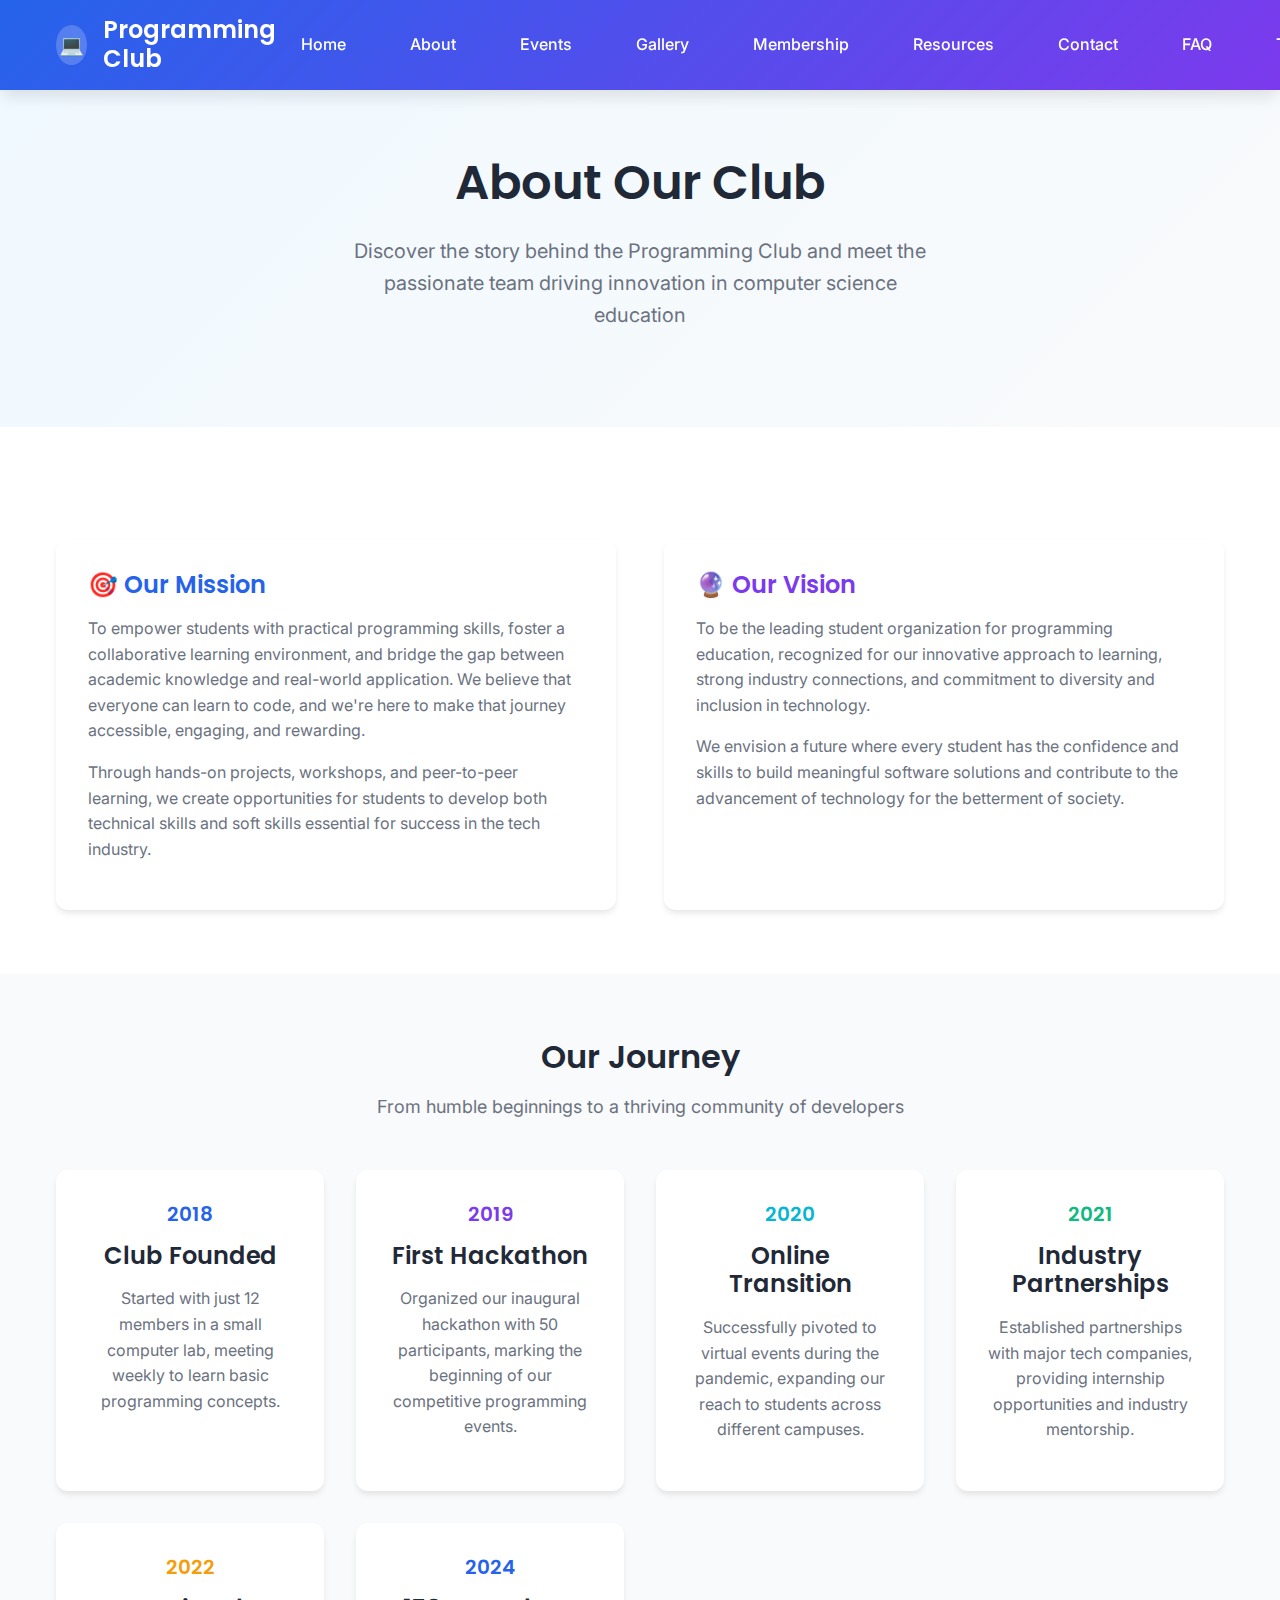
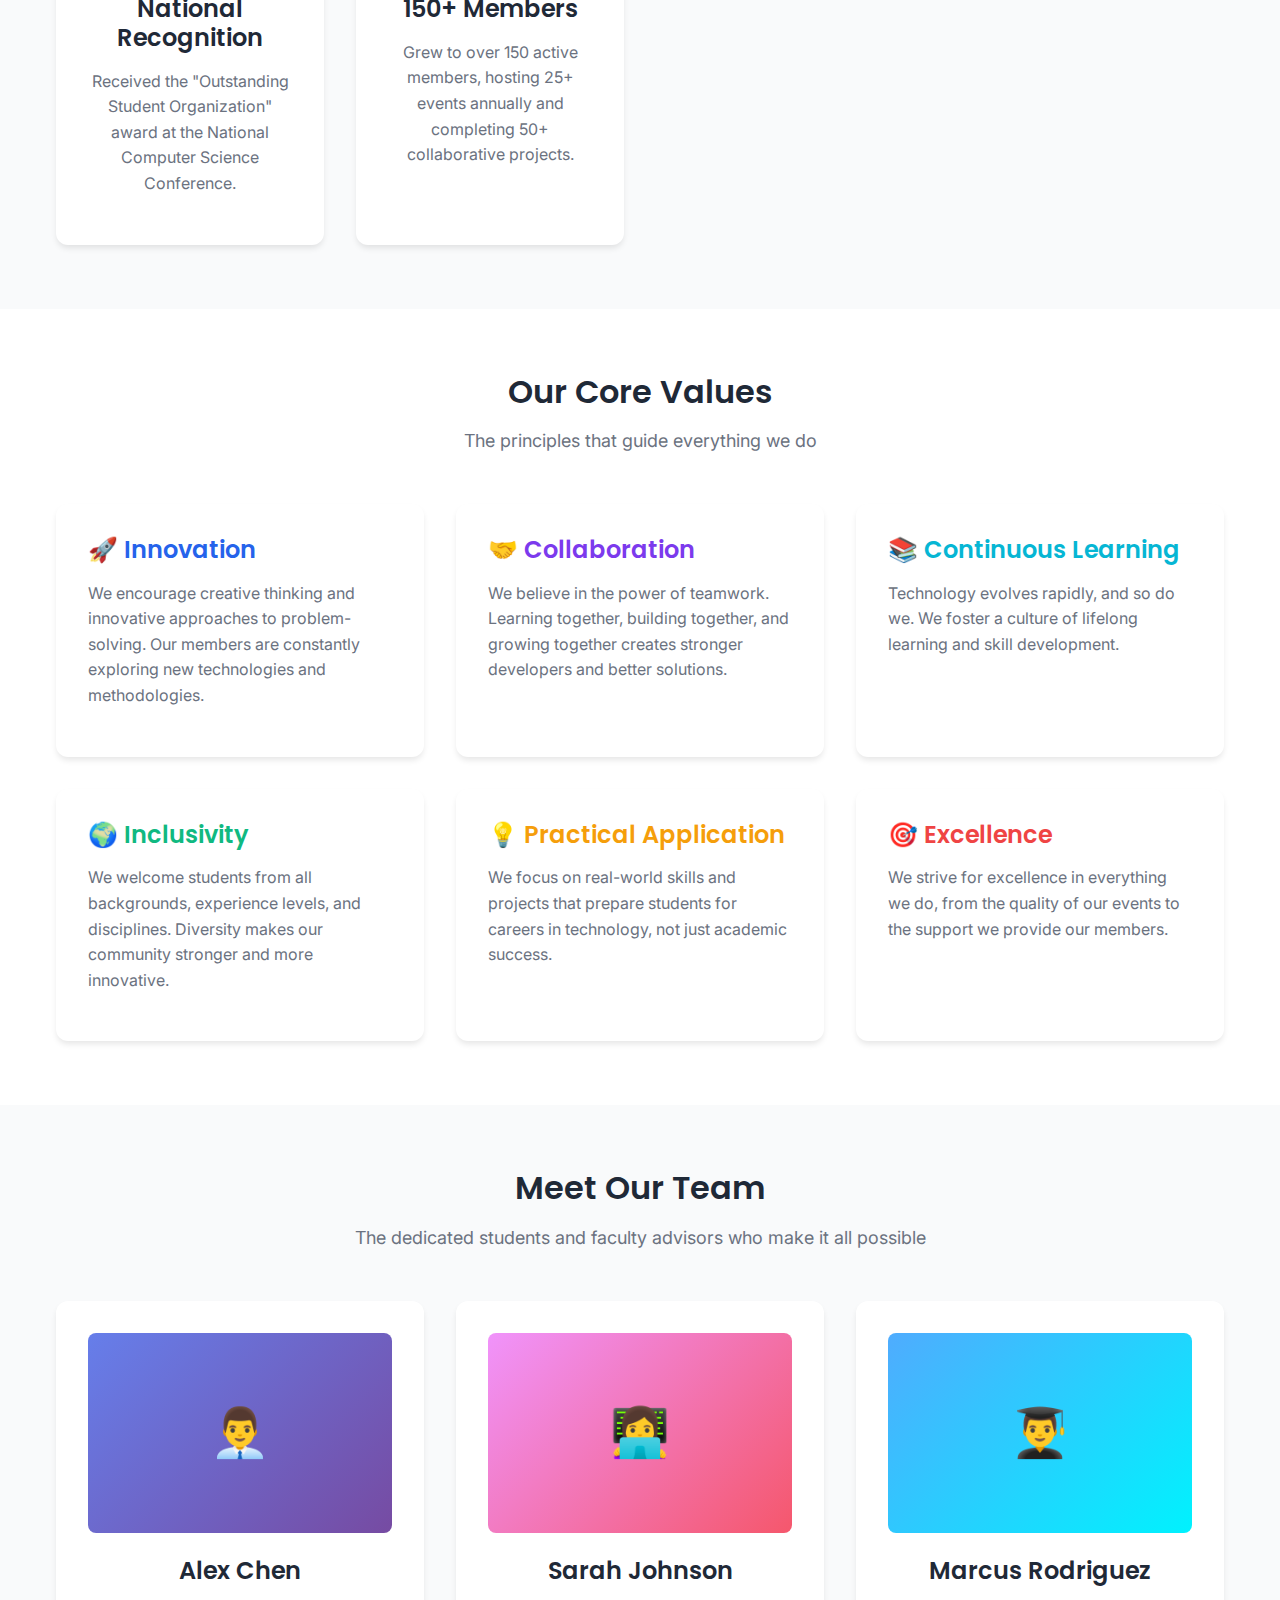
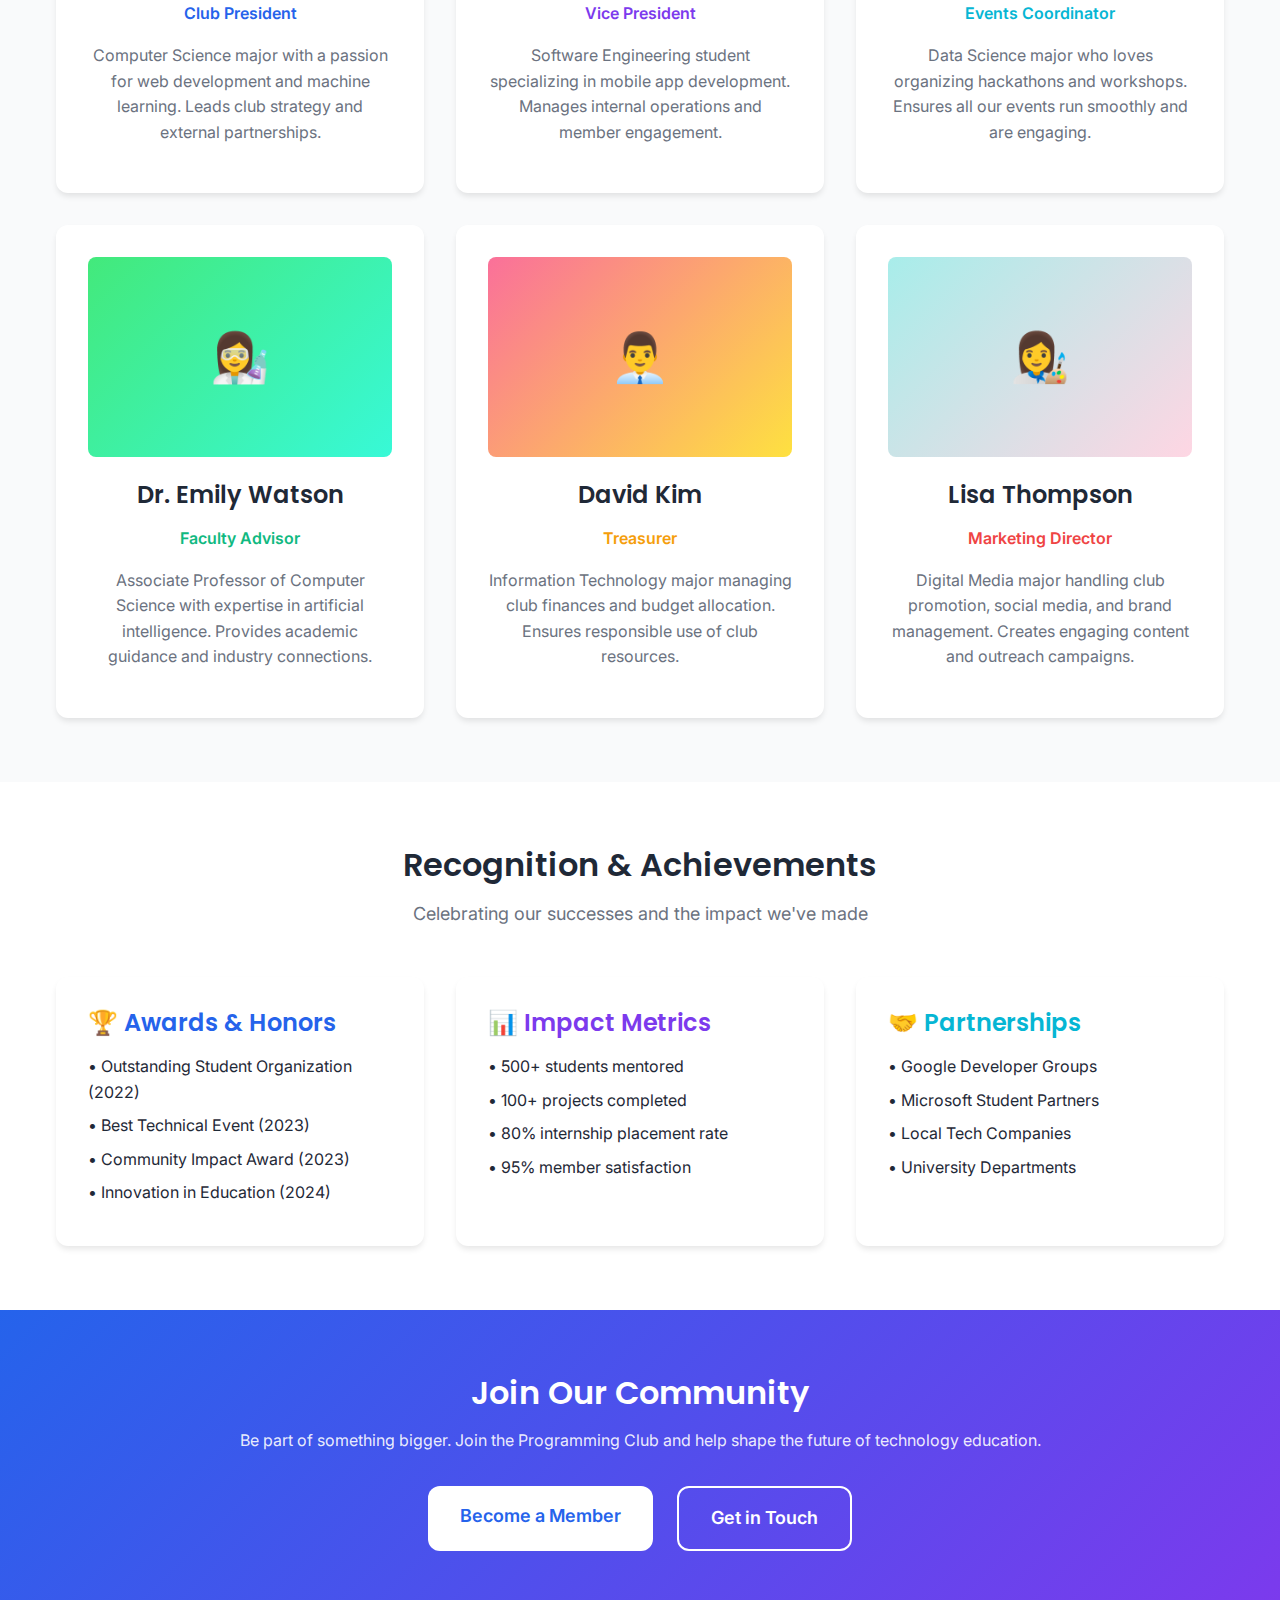
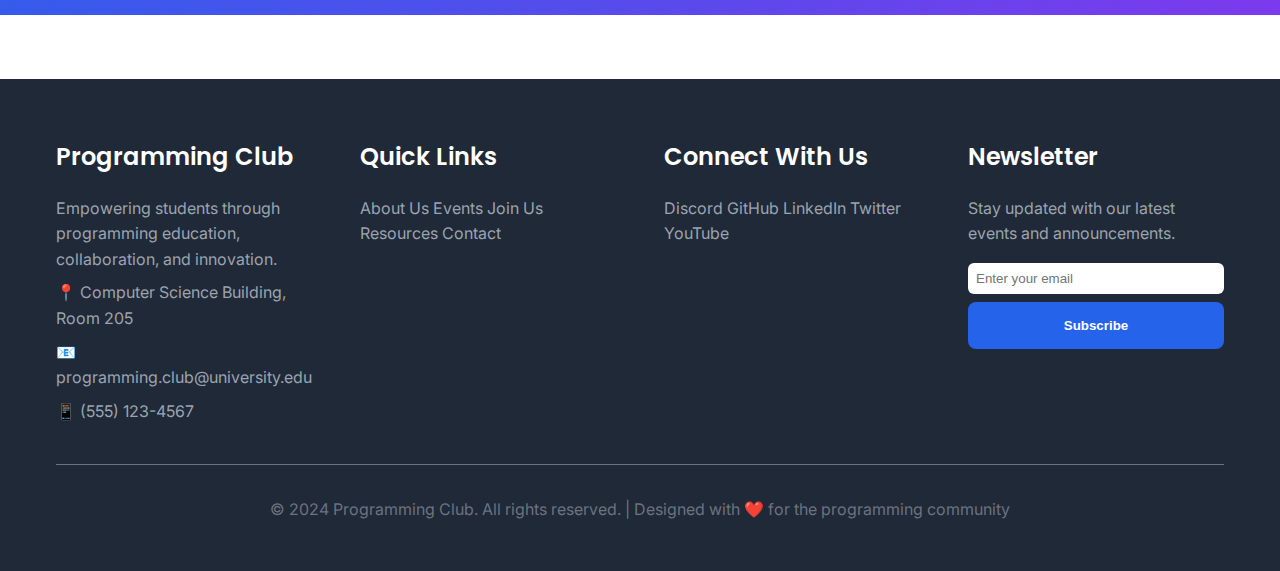
<file: about.html>
<!DOCTYPE html>
<html lang="en">
<head>
    <meta charset="UTF-8">
    <meta name="viewport" content="width=device-width, initial-scale=1.0">
    <meta name="description" content="Learn about the Programming Club - Our mission, history, and dedicated team">
    <meta name="keywords" content="about, mission, team, history, programming club">
    <title>About Us - Programming Club</title>
    
    <!-- CSS -->
    <link rel="stylesheet" href="css/style.css">
    
    <!-- Favicon -->
    <link rel="icon" type="image/x-icon" href="images/favicon.ico">
</head>
<body>
    <!-- Header -->
    <header class="header">
        <div class="container">
            <div class="header-content">
                <div class="logo">
                    <div class="logo-icon">💻</div>
                    <h1>Programming Club</h1>
                </div>
                
                <nav class="nav">
                    <a href="index.html" class="nav-link">Home</a>
                    <a href="about.html" class="nav-link">About</a>
                    <a href="events.html" class="nav-link">Events</a>
                    <a href="gallery.html" class="nav-link">Gallery</a>
                    <a href="membership.html" class="nav-link">Membership</a>
                    <a href="resources.html" class="nav-link">Resources</a>
                    <a href="contact.html" class="nav-link">Contact</a>
                    <a href="faq.html" class="nav-link">FAQ</a>
                    <a href="testimonials.html" class="nav-link">Testimonials</a>
                    <a href="future.html" class="nav-link">Future</a>
                </nav>
                
                <button class="nav-toggle" aria-label="Toggle navigation">☰</button>
            </div>
        </div>
    </header>

    <!-- Hero Section -->
    <section class="hero">
        <div class="container">
            <div class="hero-content">
                <h1>About Our Club</h1>
                <p>Discover the story behind the Programming Club and meet the passionate team driving innovation in computer science education</p>
            </div>
        </div>
    </section>

    <!-- Mission & Vision Section -->
    <section class="section">
        <div class="container">
            <div class="card-grid" style="grid-template-columns: 1fr 1fr; gap: var(--spacing-xl);">
                <div class="card">
                    <h3 style="color: var(--primary-color);">🎯 Our Mission</h3>
                    <p>To empower students with practical programming skills, foster a collaborative learning environment, and bridge the gap between academic knowledge and real-world application. We believe that everyone can learn to code, and we're here to make that journey accessible, engaging, and rewarding.</p>
                    <p>Through hands-on projects, workshops, and peer-to-peer learning, we create opportunities for students to develop both technical skills and soft skills essential for success in the tech industry.</p>
                </div>
                
                <div class="card">
                    <h3 style="color: var(--secondary-color);">🔮 Our Vision</h3>
                    <p>To be the leading student organization for programming education, recognized for our innovative approach to learning, strong industry connections, and commitment to diversity and inclusion in technology.</p>
                    <p>We envision a future where every student has the confidence and skills to build meaningful software solutions and contribute to the advancement of technology for the betterment of society.</p>
                </div>
            </div>
        </div>
    </section>

    <!-- History Section -->
    <section class="section" style="background-color: var(--bg-secondary);">
        <div class="container">
            <div class="section-title">
                <h2>Our Journey</h2>
                <p>From humble beginnings to a thriving community of developers</p>
            </div>
            
            <div class="card-grid" style="grid-template-columns: repeat(auto-fit, minmax(250px, 1fr));">
                <div class="card text-center">
                    <h4 style="color: var(--primary-color);">2018</h4>
                    <h3>Club Founded</h3>
                    <p>Started with just 12 members in a small computer lab, meeting weekly to learn basic programming concepts.</p>
                </div>
                
                <div class="card text-center">
                    <h4 style="color: var(--secondary-color);">2019</h4>
                    <h3>First Hackathon</h3>
                    <p>Organized our inaugural hackathon with 50 participants, marking the beginning of our competitive programming events.</p>
                </div>
                
                <div class="card text-center">
                    <h4 style="color: var(--accent-color);">2020</h4>
                    <h3>Online Transition</h3>
                    <p>Successfully pivoted to virtual events during the pandemic, expanding our reach to students across different campuses.</p>
                </div>
                
                <div class="card text-center">
                    <h4 style="color: var(--success-color);">2021</h4>
                    <h3>Industry Partnerships</h3>
                    <p>Established partnerships with major tech companies, providing internship opportunities and industry mentorship.</p>
                </div>
                
                <div class="card text-center">
                    <h4 style="color: var(--warning-color);">2022</h4>
                    <h3>National Recognition</h3>
                    <p>Received the "Outstanding Student Organization" award at the National Computer Science Conference.</p>
                </div>
                
                <div class="card text-center">
                    <h4 style="color: var(--primary-color);">2024</h4>
                    <h3>150+ Members</h3>
                    <p>Grew to over 150 active members, hosting 25+ events annually and completing 50+ collaborative projects.</p>
                </div>
            </div>
        </div>
    </section>

    <!-- Core Values Section -->
    <section class="section">
        <div class="container">
            <div class="section-title">
                <h2>Our Core Values</h2>
                <p>The principles that guide everything we do</p>
            </div>
            
            <div class="card-grid">
                <div class="card">
                    <h3 style="color: var(--primary-color);">🚀 Innovation</h3>
                    <p>We encourage creative thinking and innovative approaches to problem-solving. Our members are constantly exploring new technologies and methodologies.</p>
                </div>
                
                <div class="card">
                    <h3 style="color: var(--secondary-color);">🤝 Collaboration</h3>
                    <p>We believe in the power of teamwork. Learning together, building together, and growing together creates stronger developers and better solutions.</p>
                </div>
                
                <div class="card">
                    <h3 style="color: var(--accent-color);">📚 Continuous Learning</h3>
                    <p>Technology evolves rapidly, and so do we. We foster a culture of lifelong learning and skill development.</p>
                </div>
                
                <div class="card">
                    <h3 style="color: var(--success-color);">🌍 Inclusivity</h3>
                    <p>We welcome students from all backgrounds, experience levels, and disciplines. Diversity makes our community stronger and more innovative.</p>
                </div>
                
                <div class="card">
                    <h3 style="color: var(--warning-color);">💡 Practical Application</h3>
                    <p>We focus on real-world skills and projects that prepare students for careers in technology, not just academic success.</p>
                </div>
                
                <div class="card">
                    <h3 style="color: var(--error-color);">🎯 Excellence</h3>
                    <p>We strive for excellence in everything we do, from the quality of our events to the support we provide our members.</p>
                </div>
            </div>
        </div>
    </section>

    <!-- Team Section -->
    <section class="section" style="background-color: var(--bg-secondary);">
        <div class="container">
            <div class="section-title">
                <h2>Meet Our Team</h2>
                <p>The dedicated students and faculty advisors who make it all possible</p>
            </div>
            
            <div class="card-grid">
                <div class="card text-center">
                    <div class="card-image" style="background: linear-gradient(135deg, #667eea 0%, #764ba2 100%); display: flex; align-items: center; justify-content: center; color: white; font-size: 3rem;">👨‍💼</div>
                    <h3>Alex Chen</h3>
                    <p style="color: var(--primary-color); font-weight: 600;">Club President</p>
                    <p>Computer Science major with a passion for web development and machine learning. Leads club strategy and external partnerships.</p>
                </div>
                
                <div class="card text-center">
                    <div class="card-image" style="background: linear-gradient(135deg, #f093fb 0%, #f5576c 100%); display: flex; align-items: center; justify-content: center; color: white; font-size: 3rem;">👩‍💻</div>
                    <h3>Sarah Johnson</h3>
                    <p style="color: var(--secondary-color); font-weight: 600;">Vice President</p>
                    <p>Software Engineering student specializing in mobile app development. Manages internal operations and member engagement.</p>
                </div>
                
                <div class="card text-center">
                    <div class="card-image" style="background: linear-gradient(135deg, #4facfe 0%, #00f2fe 100%); display: flex; align-items: center; justify-content: center; color: white; font-size: 3rem;">👨‍🎓</div>
                    <h3>Marcus Rodriguez</h3>
                    <p style="color: var(--accent-color); font-weight: 600;">Events Coordinator</p>
                    <p>Data Science major who loves organizing hackathons and workshops. Ensures all our events run smoothly and are engaging.</p>
                </div>
                
                <div class="card text-center">
                    <div class="card-image" style="background: linear-gradient(135deg, #43e97b 0%, #38f9d7 100%); display: flex; align-items: center; justify-content: center; color: white; font-size: 3rem;">👩‍🔬</div>
                    <h3>Dr. Emily Watson</h3>
                    <p style="color: var(--success-color); font-weight: 600;">Faculty Advisor</p>
                    <p>Associate Professor of Computer Science with expertise in artificial intelligence. Provides academic guidance and industry connections.</p>
                </div>
                
                <div class="card text-center">
                    <div class="card-image" style="background: linear-gradient(135deg, #fa709a 0%, #fee140 100%); display: flex; align-items: center; justify-content: center; color: white; font-size: 3rem;">👨‍💼</div>
                    <h3>David Kim</h3>
                    <p style="color: var(--warning-color); font-weight: 600;">Treasurer</p>
                    <p>Information Technology major managing club finances and budget allocation. Ensures responsible use of club resources.</p>
                </div>
                
                <div class="card text-center">
                    <div class="card-image" style="background: linear-gradient(135deg, #a8edea 0%, #fed6e3 100%); display: flex; align-items: center; justify-content: center; color: white; font-size: 3rem;">👩‍🎨</div>
                    <h3>Lisa Thompson</h3>
                    <p style="color: var(--error-color); font-weight: 600;">Marketing Director</p>
                    <p>Digital Media major handling club promotion, social media, and brand management. Creates engaging content and outreach campaigns.</p>
                </div>
            </div>
        </div>
    </section>

    <!-- Achievements Section -->
    <section class="section">
        <div class="container">
            <div class="section-title">
                <h2>Recognition & Achievements</h2>
                <p>Celebrating our successes and the impact we've made</p>
            </div>
            
            <div class="card-grid" style="grid-template-columns: repeat(auto-fit, minmax(300px, 1fr));">
                <div class="card">
                    <h3 style="color: var(--primary-color);">🏆 Awards & Honors</h3>
                    <ul style="list-style: none; padding: 0;">
                        <li style="margin-bottom: var(--spacing-xs);">• Outstanding Student Organization (2022)</li>
                        <li style="margin-bottom: var(--spacing-xs);">• Best Technical Event (2023)</li>
                        <li style="margin-bottom: var(--spacing-xs);">• Community Impact Award (2023)</li>
                        <li style="margin-bottom: var(--spacing-xs);">• Innovation in Education (2024)</li>
                    </ul>
                </div>
                
                <div class="card">
                    <h3 style="color: var(--secondary-color);">📊 Impact Metrics</h3>
                    <ul style="list-style: none; padding: 0;">
                        <li style="margin-bottom: var(--spacing-xs);">• 500+ students mentored</li>
                        <li style="margin-bottom: var(--spacing-xs);">• 100+ projects completed</li>
                        <li style="margin-bottom: var(--spacing-xs);">• 80% internship placement rate</li>
                        <li style="margin-bottom: var(--spacing-xs);">• 95% member satisfaction</li>
                    </ul>
                </div>
                
                <div class="card">
                    <h3 style="color: var(--accent-color);">🤝 Partnerships</h3>
                    <ul style="list-style: none; padding: 0;">
                        <li style="margin-bottom: var(--spacing-xs);">• Google Developer Groups</li>
                        <li style="margin-bottom: var(--spacing-xs);">• Microsoft Student Partners</li>
                        <li style="margin-bottom: var(--spacing-xs);">• Local Tech Companies</li>
                        <li style="margin-bottom: var(--spacing-xs);">• University Departments</li>
                    </ul>
                </div>
            </div>
        </div>
    </section>

    <!-- Call to Action Section -->
    <section class="section" style="background: linear-gradient(135deg, var(--primary-color), var(--secondary-color)); color: white;">
        <div class="container text-center">
            <h2>Join Our Community</h2>
            <p style="color: rgba(255, 255, 255, 0.9); margin-bottom: var(--spacing-lg);">Be part of something bigger. Join the Programming Club and help shape the future of technology education.</p>
            <div style="display: flex; gap: var(--spacing-md); justify-content: center; flex-wrap: wrap;">
                <a href="membership.html" class="cta-button" style="background: white; color: var(--primary-color);">Become a Member</a>
                <a href="contact.html" class="cta-button" style="background: transparent; border: 2px solid white;">Get in Touch</a>
            </div>
        </div>
    </section>

    <!-- Footer -->
    <footer class="footer">
        <div class="container">
            <div class="footer-content">
                <div class="footer-section">
                    <h3>Programming Club</h3>
                    <p>Empowering students through programming education, collaboration, and innovation.</p>
                    <p>📍 Computer Science Building, Room 205</p>
                    <p>📧 programming.club@university.edu</p>
                    <p>📱 (555) 123-4567</p>
                </div>
                
                <div class="footer-section">
                    <h3>Quick Links</h3>
                    <a href="about.html">About Us</a>
                    <a href="events.html">Events</a>
                    <a href="membership.html">Join Us</a>
                    <a href="resources.html">Resources</a>
                    <a href="contact.html">Contact</a>
                </div>
                
                <div class="footer-section">
                    <h3>Connect With Us</h3>
                    <a href="#" target="_blank">Discord</a>
                    <a href="#" target="_blank">GitHub</a>
                    <a href="#" target="_blank">LinkedIn</a>
                    <a href="#" target="_blank">Twitter</a>
                    <a href="#" target="_blank">YouTube</a>
                </div>
                
                <div class="footer-section">
                    <h3>Newsletter</h3>
                    <p>Stay updated with our latest events and announcements.</p>
                    <form style="margin-top: var(--spacing-sm);">
                        <input type="email" placeholder="Enter your email" style="width: 100%; padding: var(--spacing-xs); border-radius: var(--radius-sm); border: none; margin-bottom: var(--spacing-xs);">
                        <button type="submit" class="form-button" style="width: 100%;">Subscribe</button>
                    </form>
                </div>
            </div>
            
            <div class="footer-bottom">
                <p>&copy; 2024 Programming Club. All rights reserved. | Designed with ❤️ for the programming community</p>
            </div>
        </div>
    </footer>

    <!-- JavaScript -->
    <script src="js/main.js"></script>
    <script src="js/formValidation.js"></script>
    <script src="js/faq.js"></script>
</body>
</html>
</file>
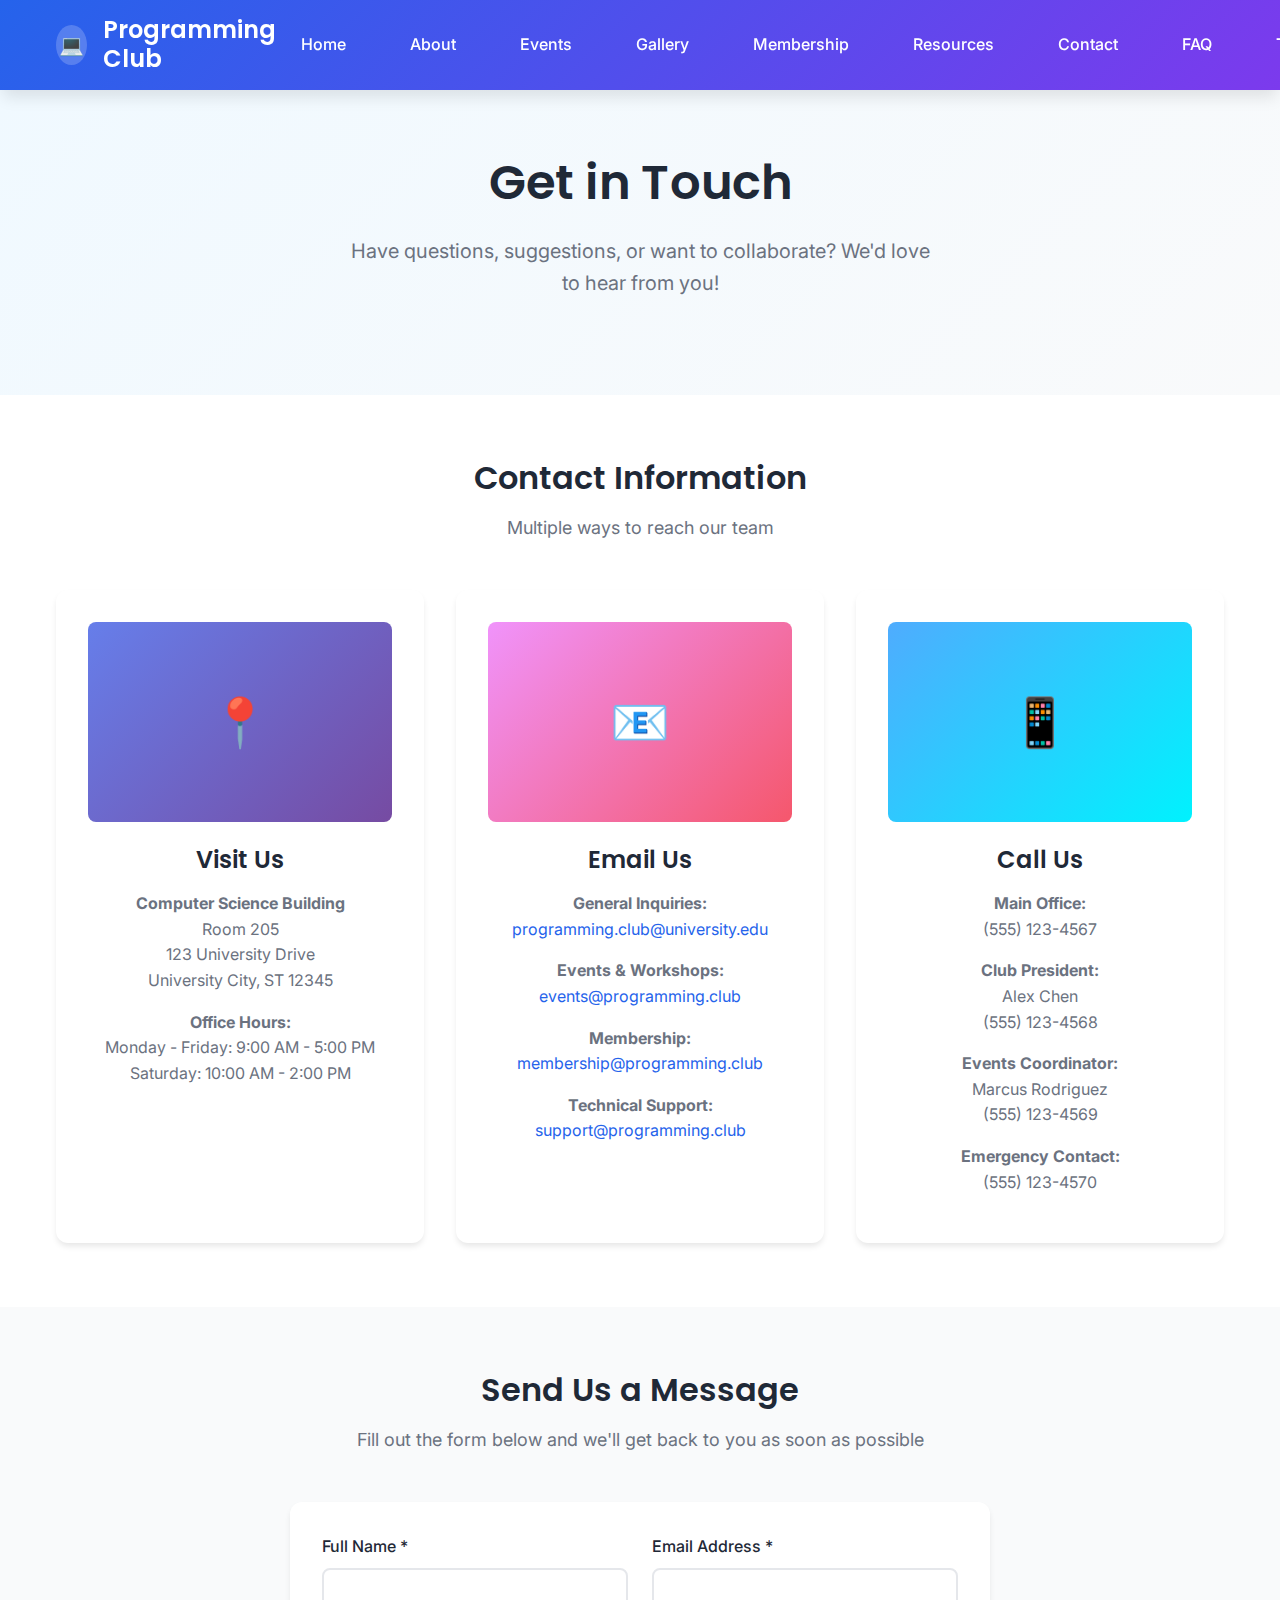
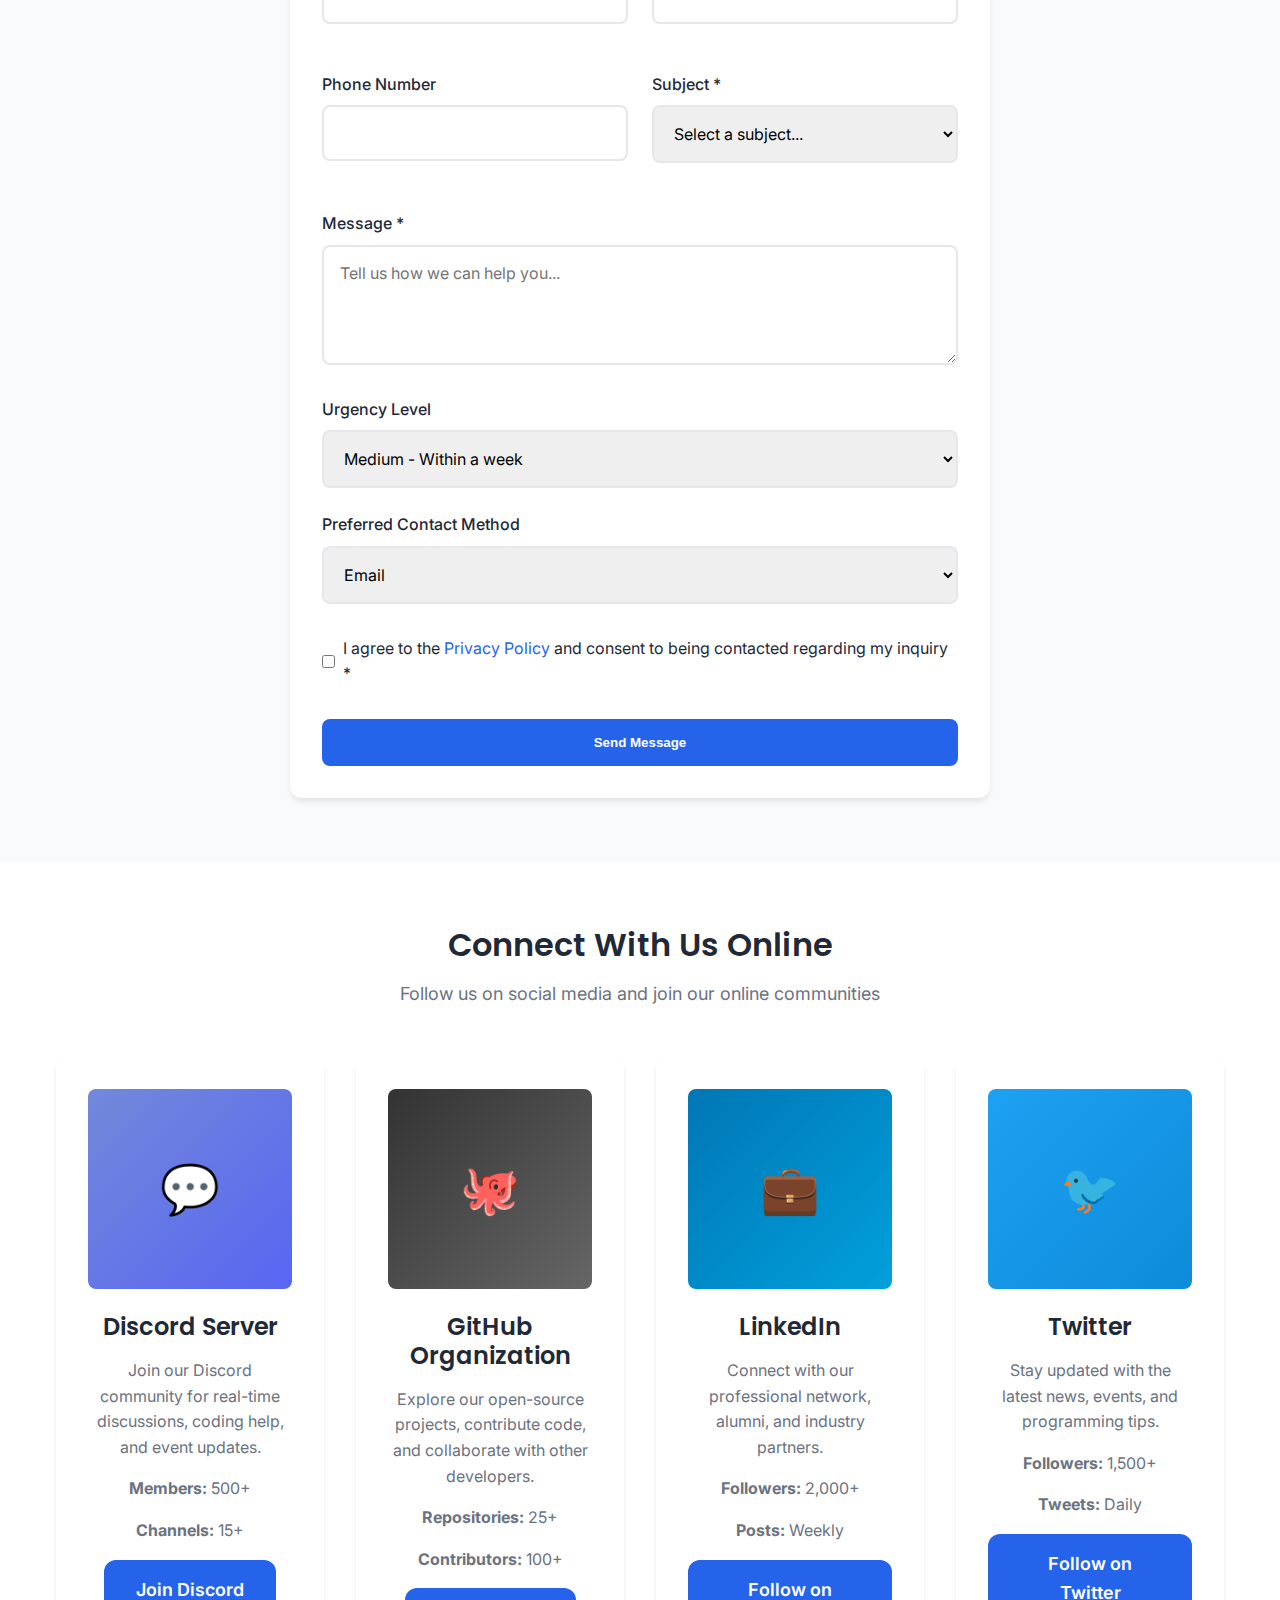
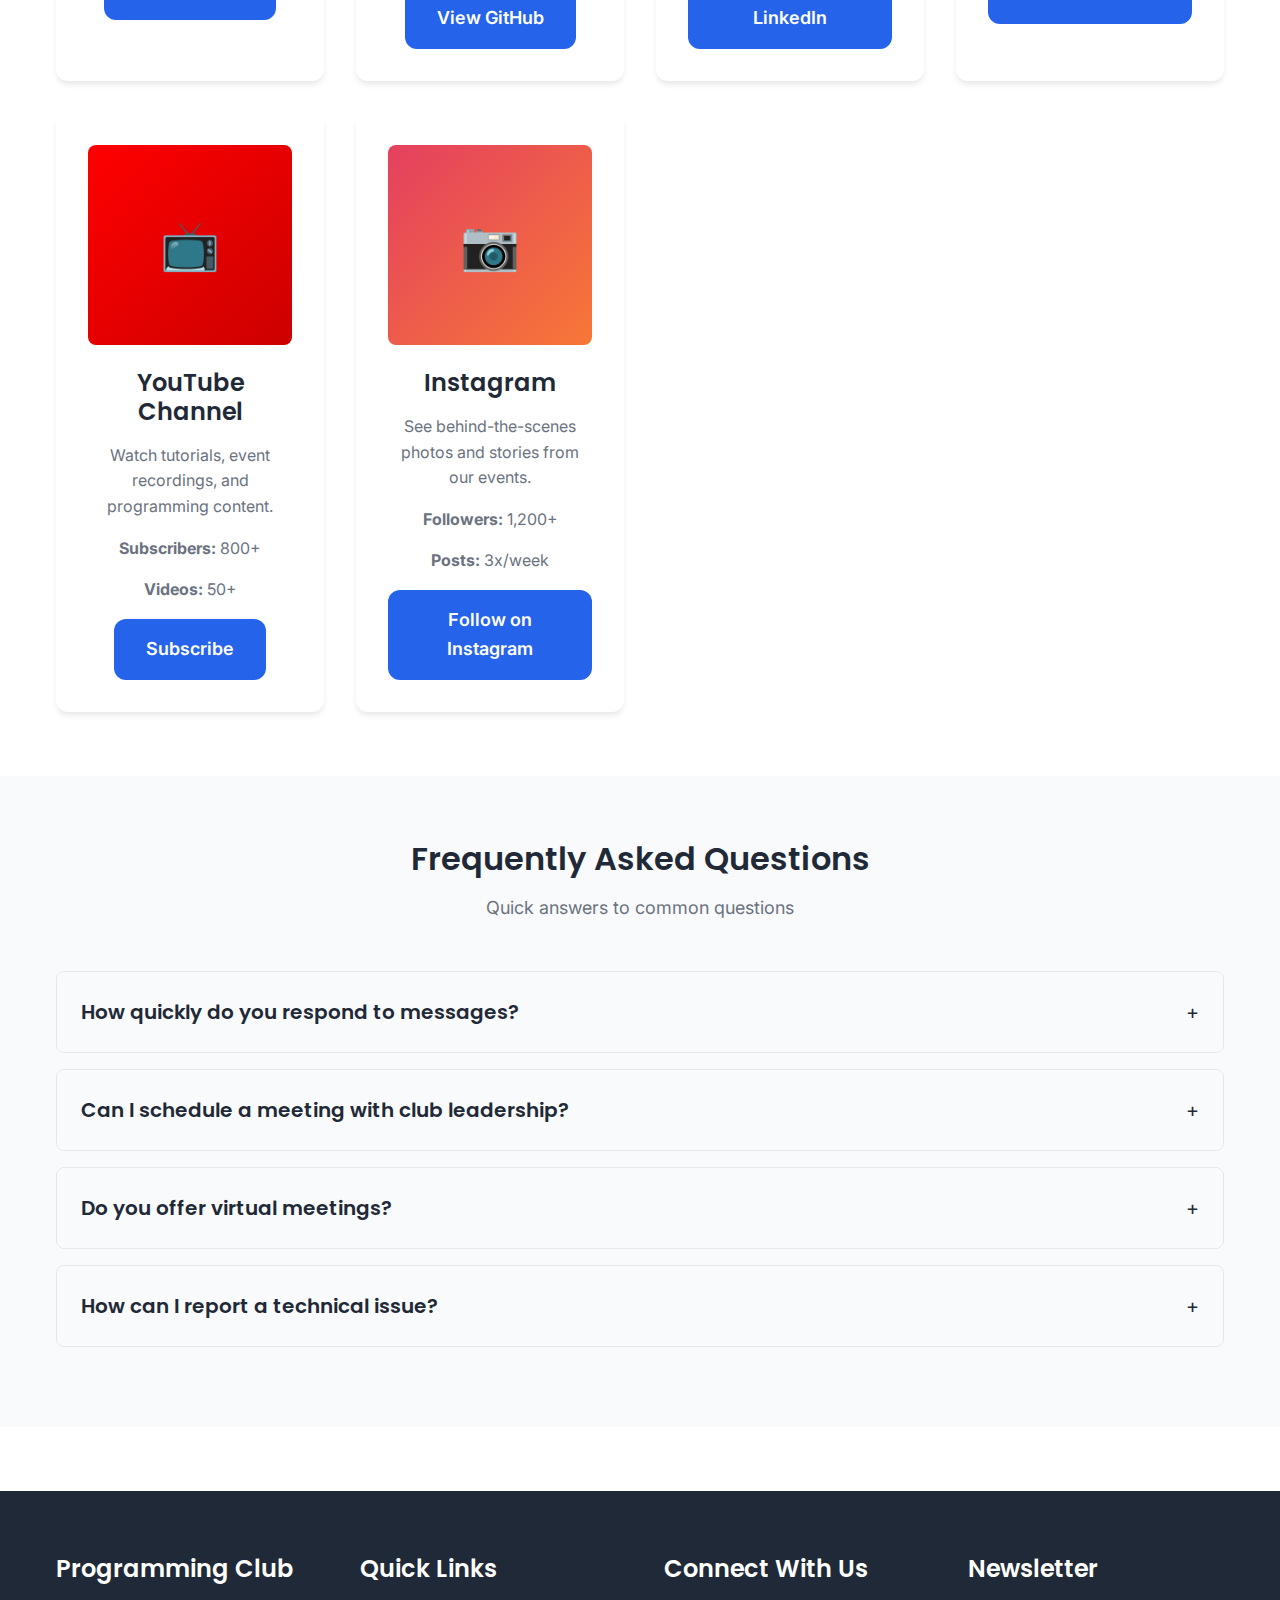
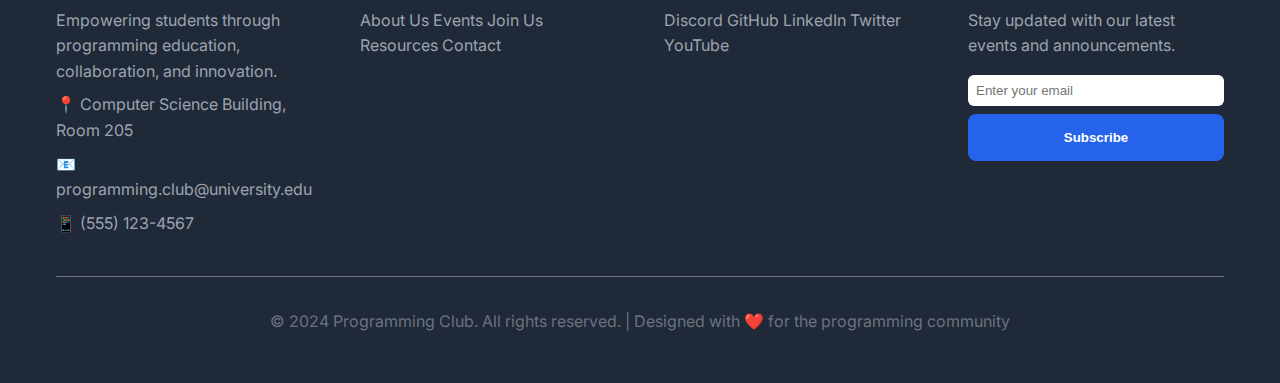
<file: contact.html>
<!DOCTYPE html>
<html lang="en">
<head>
    <meta charset="UTF-8">
    <meta name="viewport" content="width=device-width, initial-scale=1.0">
    <meta name="description" content="Contact the Programming Club - Get in touch with our team">
    <meta name="keywords" content="contact, get in touch, programming club, support">
    <title>Contact Us - Programming Club</title>
    
    <!-- CSS -->
    <link rel="stylesheet" href="css/style.css">
    
    <!-- Favicon -->
    <link rel="icon" type="image/x-icon" href="images/favicon.ico">
</head>
<body>
    <!-- Header -->
    <header class="header">
        <div class="container">
            <div class="header-content">
                <div class="logo">
                    <div class="logo-icon">💻</div>
                    <h1>Programming Club</h1>
                </div>
                
                <nav class="nav">
                    <a href="index.html" class="nav-link">Home</a>
                    <a href="about.html" class="nav-link">About</a>
                    <a href="events.html" class="nav-link">Events</a>
                    <a href="gallery.html" class="nav-link">Gallery</a>
                    <a href="membership.html" class="nav-link">Membership</a>
                    <a href="resources.html" class="nav-link">Resources</a>
                    <a href="contact.html" class="nav-link">Contact</a>
                    <a href="faq.html" class="nav-link">FAQ</a>
                    <a href="testimonials.html" class="nav-link">Testimonials</a>
                    <a href="future.html" class="nav-link">Future</a>
                </nav>
                
                <button class="nav-toggle" aria-label="Toggle navigation">☰</button>
            </div>
        </div>
    </header>

    <!-- Hero Section -->
    <section class="hero">
        <div class="container">
            <div class="hero-content">
                <h1>Get in Touch</h1>
                <p>Have questions, suggestions, or want to collaborate? We'd love to hear from you!</p>
            </div>
        </div>
    </section>

    <!-- Contact Information Section -->
    <section class="section">
        <div class="container">
            <div class="section-title">
                <h2>Contact Information</h2>
                <p>Multiple ways to reach our team</p>
            </div>
            
            <div class="card-grid" style="grid-template-columns: repeat(auto-fit, minmax(300px, 1fr));">
                <div class="card text-center">
                    <div class="card-image" style="background: linear-gradient(135deg, #667eea 0%, #764ba2 100%); display: flex; align-items: center; justify-content: center; color: white; font-size: 3rem;">📍</div>
                    <h3>Visit Us</h3>
                    <p><strong>Computer Science Building</strong><br>
                    Room 205<br>
                    123 University Drive<br>
                    University City, ST 12345</p>
                    <p><strong>Office Hours:</strong><br>
                    Monday - Friday: 9:00 AM - 5:00 PM<br>
                    Saturday: 10:00 AM - 2:00 PM</p>
                </div>
                
                <div class="card text-center">
                    <div class="card-image" style="background: linear-gradient(135deg, #f093fb 0%, #f5576c 100%); display: flex; align-items: center; justify-content: center; color: white; font-size: 3rem;">📧</div>
                    <h3>Email Us</h3>
                    <p><strong>General Inquiries:</strong><br>
                    <a href="mailto:programming.club@university.edu">programming.club@university.edu</a></p>
                    <p><strong>Events & Workshops:</strong><br>
                    <a href="mailto:events@programming.club">events@programming.club</a></p>
                    <p><strong>Membership:</strong><br>
                    <a href="mailto:membership@programming.club">membership@programming.club</a></p>
                    <p><strong>Technical Support:</strong><br>
                    <a href="mailto:support@programming.club">support@programming.club</a></p>
                </div>
                
                <div class="card text-center">
                    <div class="card-image" style="background: linear-gradient(135deg, #4facfe 0%, #00f2fe 100%); display: flex; align-items: center; justify-content: center; color: white; font-size: 3rem;">📱</div>
                    <h3>Call Us</h3>
                    <p><strong>Main Office:</strong><br>
                    (555) 123-4567</p>
                    <p><strong>Club President:</strong><br>
                    Alex Chen<br>
                    (555) 123-4568</p>
                    <p><strong>Events Coordinator:</strong><br>
                    Marcus Rodriguez<br>
                    (555) 123-4569</p>
                    <p><strong>Emergency Contact:</strong><br>
                    (555) 123-4570</p>
                </div>
            </div>
        </div>
    </section>

    <!-- Contact Form Section -->
    <section class="section" style="background-color: var(--bg-secondary);">
        <div class="container">
            <div class="section-title">
                <h2>Send Us a Message</h2>
                <p>Fill out the form below and we'll get back to you as soon as possible</p>
            </div>
            
            <div class="card" style="max-width: 700px; margin: 0 auto;">
                <form id="contact-form">
                    <div style="display: grid; grid-template-columns: 1fr 1fr; gap: var(--spacing-md); margin-bottom: var(--spacing-md);">
                        <div class="form-group">
                            <label for="name" class="form-label">Full Name *</label>
                            <input type="text" id="name" class="form-input" required>
                        </div>
                        
                        <div class="form-group">
                            <label for="email" class="form-label">Email Address *</label>
                            <input type="email" id="email" class="form-input" required>
                        </div>
                    </div>
                    
                    <div style="display: grid; grid-template-columns: 1fr 1fr; gap: var(--spacing-md); margin-bottom: var(--spacing-md);">
                        <div class="form-group">
                            <label for="phone" class="form-label">Phone Number</label>
                            <input type="tel" id="phone" class="form-input">
                        </div>
                        
                        <div class="form-group">
                            <label for="subject" class="form-label">Subject *</label>
                            <select id="subject" class="form-select" required>
                                <option value="">Select a subject...</option>
                                <option value="general">General Inquiry</option>
                                <option value="membership">Membership Question</option>
                                <option value="events">Events & Workshops</option>
                                <option value="collaboration">Collaboration Opportunity</option>
                                <option value="feedback">Feedback & Suggestions</option>
                                <option value="technical">Technical Support</option>
                                <option value="other">Other</option>
                            </select>
                        </div>
                    </div>
                    
                    <div class="form-group">
                        <label for="message" class="form-label">Message *</label>
                        <textarea id="message" class="form-textarea" required placeholder="Tell us how we can help you..."></textarea>
                    </div>
                    
                    <div class="form-group">
                        <label for="urgency" class="form-label">Urgency Level</label>
                        <select id="urgency" class="form-select">
                            <option value="low">Low - No rush</option>
                            <option value="medium" selected>Medium - Within a week</option>
                            <option value="high">High - Within 48 hours</option>
                            <option value="urgent">Urgent - Same day</option>
                        </select>
                    </div>
                    
                    <div class="form-group">
                        <label for="preferred-contact" class="form-label">Preferred Contact Method</label>
                        <select id="preferred-contact" class="form-select">
                            <option value="email" selected>Email</option>
                            <option value="phone">Phone Call</option>
                            <option value="text">Text Message</option>
                            <option value="discord">Discord</option>
                        </select>
                    </div>
                    
                    <div style="margin: var(--spacing-lg) 0;">
                        <label style="display: flex; align-items: center; gap: var(--spacing-xs);">
                            <input type="checkbox" required style="width: auto;">
                            <span>I agree to the <a href="#" style="color: var(--primary-color);">Privacy Policy</a> and consent to being contacted regarding my inquiry *</span>
                        </label>
                    </div>
                    
                    <button type="submit" class="form-button" style="width: 100%;">Send Message</button>
                </form>
            </div>
        </div>
    </section>

    <!-- Social Media & Online Presence Section -->
    <section class="section">
        <div class="container">
            <div class="section-title">
                <h2>Connect With Us Online</h2>
                <p>Follow us on social media and join our online communities</p>
            </div>
            
            <div class="card-grid" style="grid-template-columns: repeat(auto-fit, minmax(250px, 1fr));">
                <div class="card text-center">
                    <div class="card-image" style="background: linear-gradient(135deg, #7289da 0%, #5865f2 100%); display: flex; align-items: center; justify-content: center; color: white; font-size: 3rem;">💬</div>
                    <h3>Discord Server</h3>
                    <p>Join our Discord community for real-time discussions, coding help, and event updates.</p>
                    <p><strong>Members:</strong> 500+</p>
                    <p><strong>Channels:</strong> 15+</p>
                    <a href="#" target="_blank" class="cta-button">Join Discord</a>
                </div>
                
                <div class="card text-center">
                    <div class="card-image" style="background: linear-gradient(135deg, #333 0%, #666 100%); display: flex; align-items: center; justify-content: center; color: white; font-size: 3rem;">🐙</div>
                    <h3>GitHub Organization</h3>
                    <p>Explore our open-source projects, contribute code, and collaborate with other developers.</p>
                    <p><strong>Repositories:</strong> 25+</p>
                    <p><strong>Contributors:</strong> 100+</p>
                    <a href="#" target="_blank" class="cta-button">View GitHub</a>
                </div>
                
                <div class="card text-center">
                    <div class="card-image" style="background: linear-gradient(135deg, #0077b5 0%, #00a0dc 100%); display: flex; align-items: center; justify-content: center; color: white; font-size: 3rem;">💼</div>
                    <h3>LinkedIn</h3>
                    <p>Connect with our professional network, alumni, and industry partners.</p>
                    <p><strong>Followers:</strong> 2,000+</p>
                    <p><strong>Posts:</strong> Weekly</p>
                    <a href="#" target="_blank" class="cta-button">Follow on LinkedIn</a>
                </div>
                
                <div class="card text-center">
                    <div class="card-image" style="background: linear-gradient(135deg, #1da1f2 0%, #0d8bd9 100%); display: flex; align-items: center; justify-content: center; color: white; font-size: 3rem;">🐦</div>
                    <h3>Twitter</h3>
                    <p>Stay updated with the latest news, events, and programming tips.</p>
                    <p><strong>Followers:</strong> 1,500+</p>
                    <p><strong>Tweets:</strong> Daily</p>
                    <a href="#" target="_blank" class="cta-button">Follow on Twitter</a>
                </div>
                
                <div class="card text-center">
                    <div class="card-image" style="background: linear-gradient(135deg, #ff0000 0%, #cc0000 100%); display: flex; align-items: center; justify-content: center; color: white; font-size: 3rem;">📺</div>
                    <h3>YouTube Channel</h3>
                    <p>Watch tutorials, event recordings, and programming content.</p>
                    <p><strong>Subscribers:</strong> 800+</p>
                    <p><strong>Videos:</strong> 50+</p>
                    <a href="#" target="_blank" class="cta-button">Subscribe</a>
                </div>
                
                <div class="card text-center">
                    <div class="card-image" style="background: linear-gradient(135deg, #e4405f 0%, #f77737 100%); display: flex; align-items: center; justify-content: center; color: white; font-size: 3rem;">📷</div>
                    <h3>Instagram</h3>
                    <p>See behind-the-scenes photos and stories from our events.</p>
                    <p><strong>Followers:</strong> 1,200+</p>
                    <p><strong>Posts:</strong> 3x/week</p>
                    <a href="#" target="_blank" class="cta-button">Follow on Instagram</a>
                </div>
            </div>
        </div>
    </section>

    <!-- FAQ Section -->
    <section class="section" style="background-color: var(--bg-secondary);">
        <div class="container">
            <div class="section-title">
                <h2>Frequently Asked Questions</h2>
                <p>Quick answers to common questions</p>
            </div>
            
            <div class="faq-container">
                <div class="faq-item" data-category="contact">
                    <div class="faq-question">
                        <h4>How quickly do you respond to messages?</h4>
                        <span class="faq-toggle">+</span>
                    </div>
                    <div class="faq-answer">
                        <p>We typically respond to all messages within 24-48 hours during business days. For urgent matters, please call our office directly.</p>
                    </div>
                </div>
                
                <div class="faq-item" data-category="contact">
                    <div class="faq-question">
                        <h4>Can I schedule a meeting with club leadership?</h4>
                        <span class="faq-toggle">+</span>
                    </div>
                    <div class="faq-answer">
                        <p>Yes! We're happy to schedule meetings with students, faculty, or potential partners. Please email us with your request and preferred times.</p>
                    </div>
                </div>
                
                <div class="faq-item" data-category="contact">
                    <div class="faq-question">
                        <h4>Do you offer virtual meetings?</h4>
                        <span class="faq-toggle">+</span>
                    </div>
                    <div class="faq-answer">
                        <p>Absolutely! We can arrange Zoom, Google Meet, or Discord calls for those who can't visit in person.</p>
                    </div>
                </div>
                
                <div class="faq-item" data-category="contact">
                    <div class="faq-question">
                        <h4>How can I report a technical issue?</h4>
                        <span class="faq-toggle">+</span>
                    </div>
                    <div class="faq-answer">
                        <p>For technical issues with our website, events, or systems, please email support@programming.club with detailed information about the problem.</p>
                    </div>
                </div>
            </div>
        </div>
    </section>

    <!-- Footer -->
    <footer class="footer">
        <div class="container">
            <div class="footer-content">
                <div class="footer-section">
                    <h3>Programming Club</h3>
                    <p>Empowering students through programming education, collaboration, and innovation.</p>
                    <p>📍 Computer Science Building, Room 205</p>
                    <p>📧 programming.club@university.edu</p>
                    <p>📱 (555) 123-4567</p>
                </div>
                
                <div class="footer-section">
                    <h3>Quick Links</h3>
                    <a href="about.html">About Us</a>
                    <a href="events.html">Events</a>
                    <a href="membership.html">Join Us</a>
                    <a href="resources.html">Resources</a>
                    <a href="contact.html">Contact</a>
                </div>
                
                <div class="footer-section">
                    <h3>Connect With Us</h3>
                    <a href="#" target="_blank">Discord</a>
                    <a href="#" target="_blank">GitHub</a>
                    <a href="#" target="_blank">LinkedIn</a>
                    <a href="#" target="_blank">Twitter</a>
                    <a href="#" target="_blank">YouTube</a>
                </div>
                
                <div class="footer-section">
                    <h3>Newsletter</h3>
                    <p>Stay updated with our latest events and announcements.</p>
                    <form style="margin-top: var(--spacing-sm);">
                        <input type="email" placeholder="Enter your email" style="width: 100%; padding: var(--spacing-xs); border-radius: var(--radius-sm); border: none; margin-bottom: var(--spacing-xs);">
                        <button type="submit" class="form-button" style="width: 100%;">Subscribe</button>
                    </form>
                </div>
            </div>
            
            <div class="footer-bottom">
                <p>&copy; 2024 Programming Club. All rights reserved. | Designed with ❤️ for the programming community</p>
            </div>
        </div>
    </footer>

    <!-- JavaScript -->
    <script src="js/main.js"></script>
    <script src="js/formValidation.js"></script>
    <script src="js/faq.js"></script>
</body>
</html>
</file>
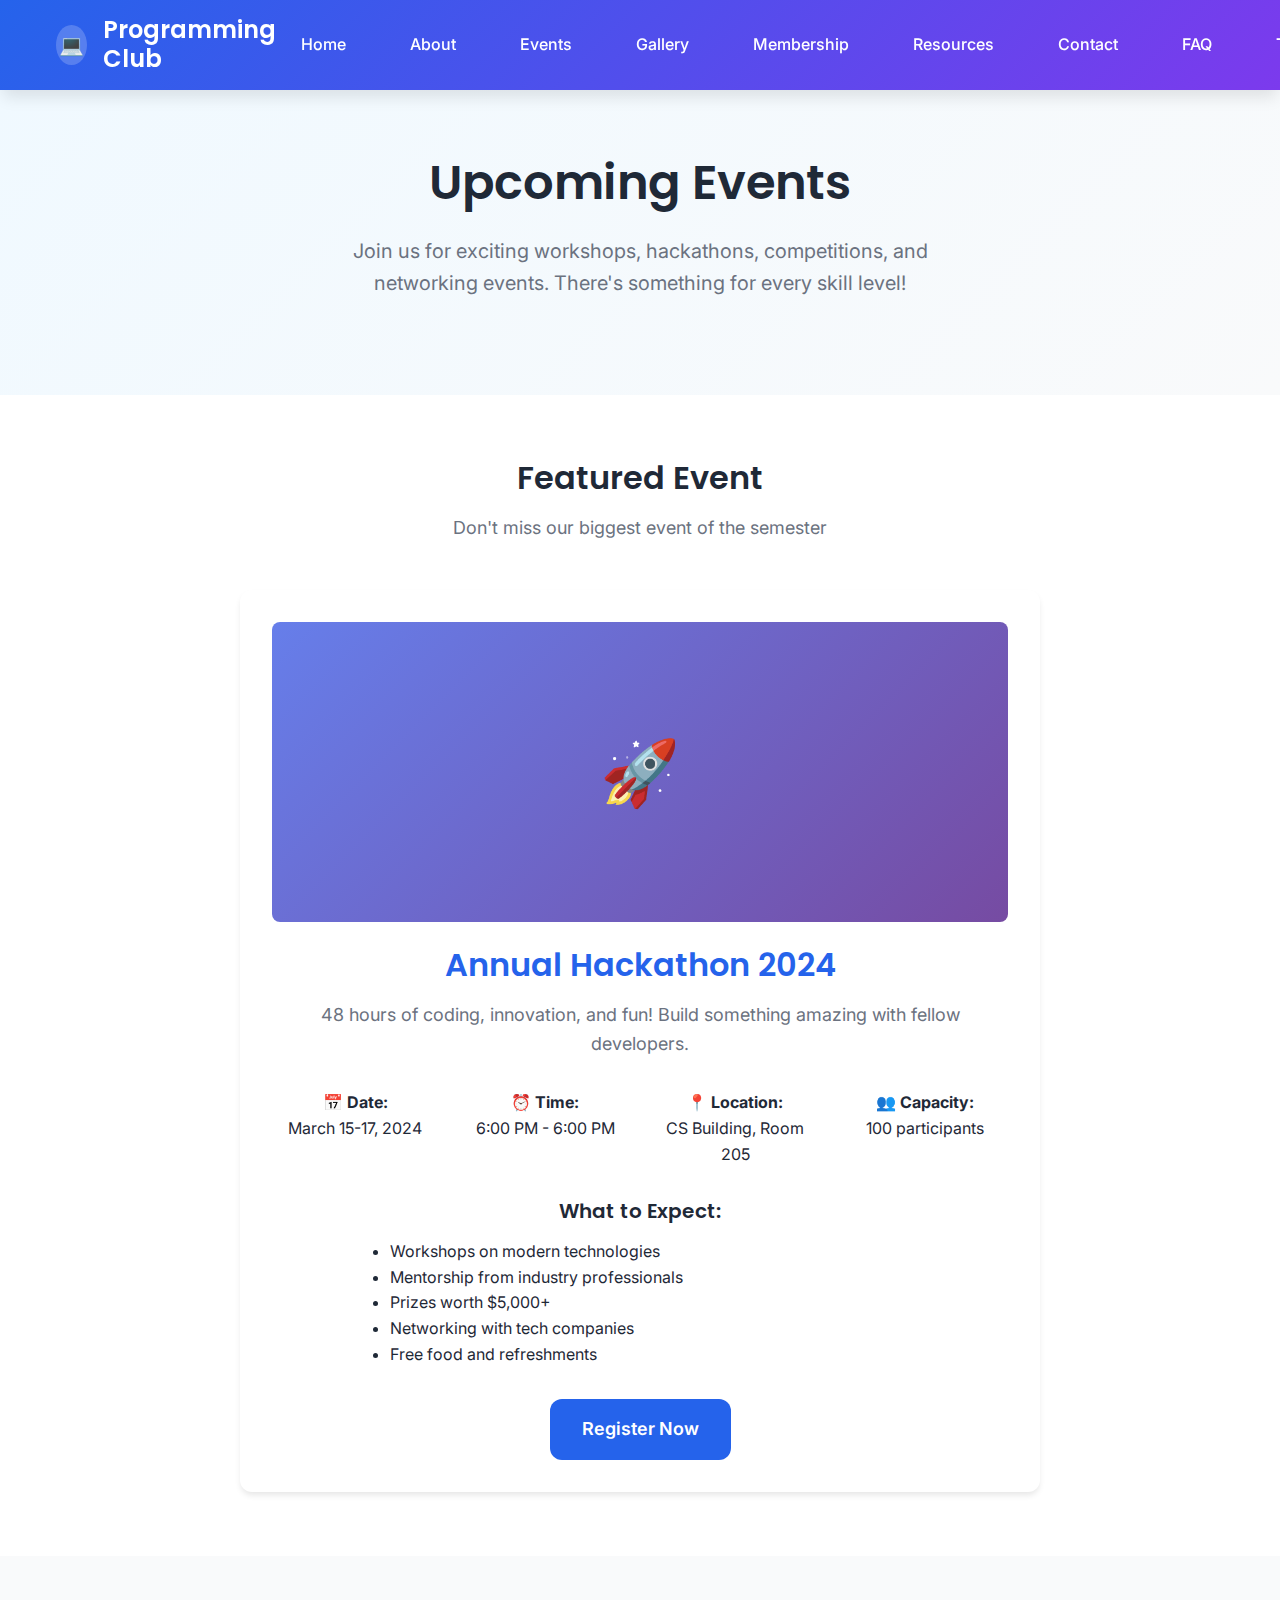
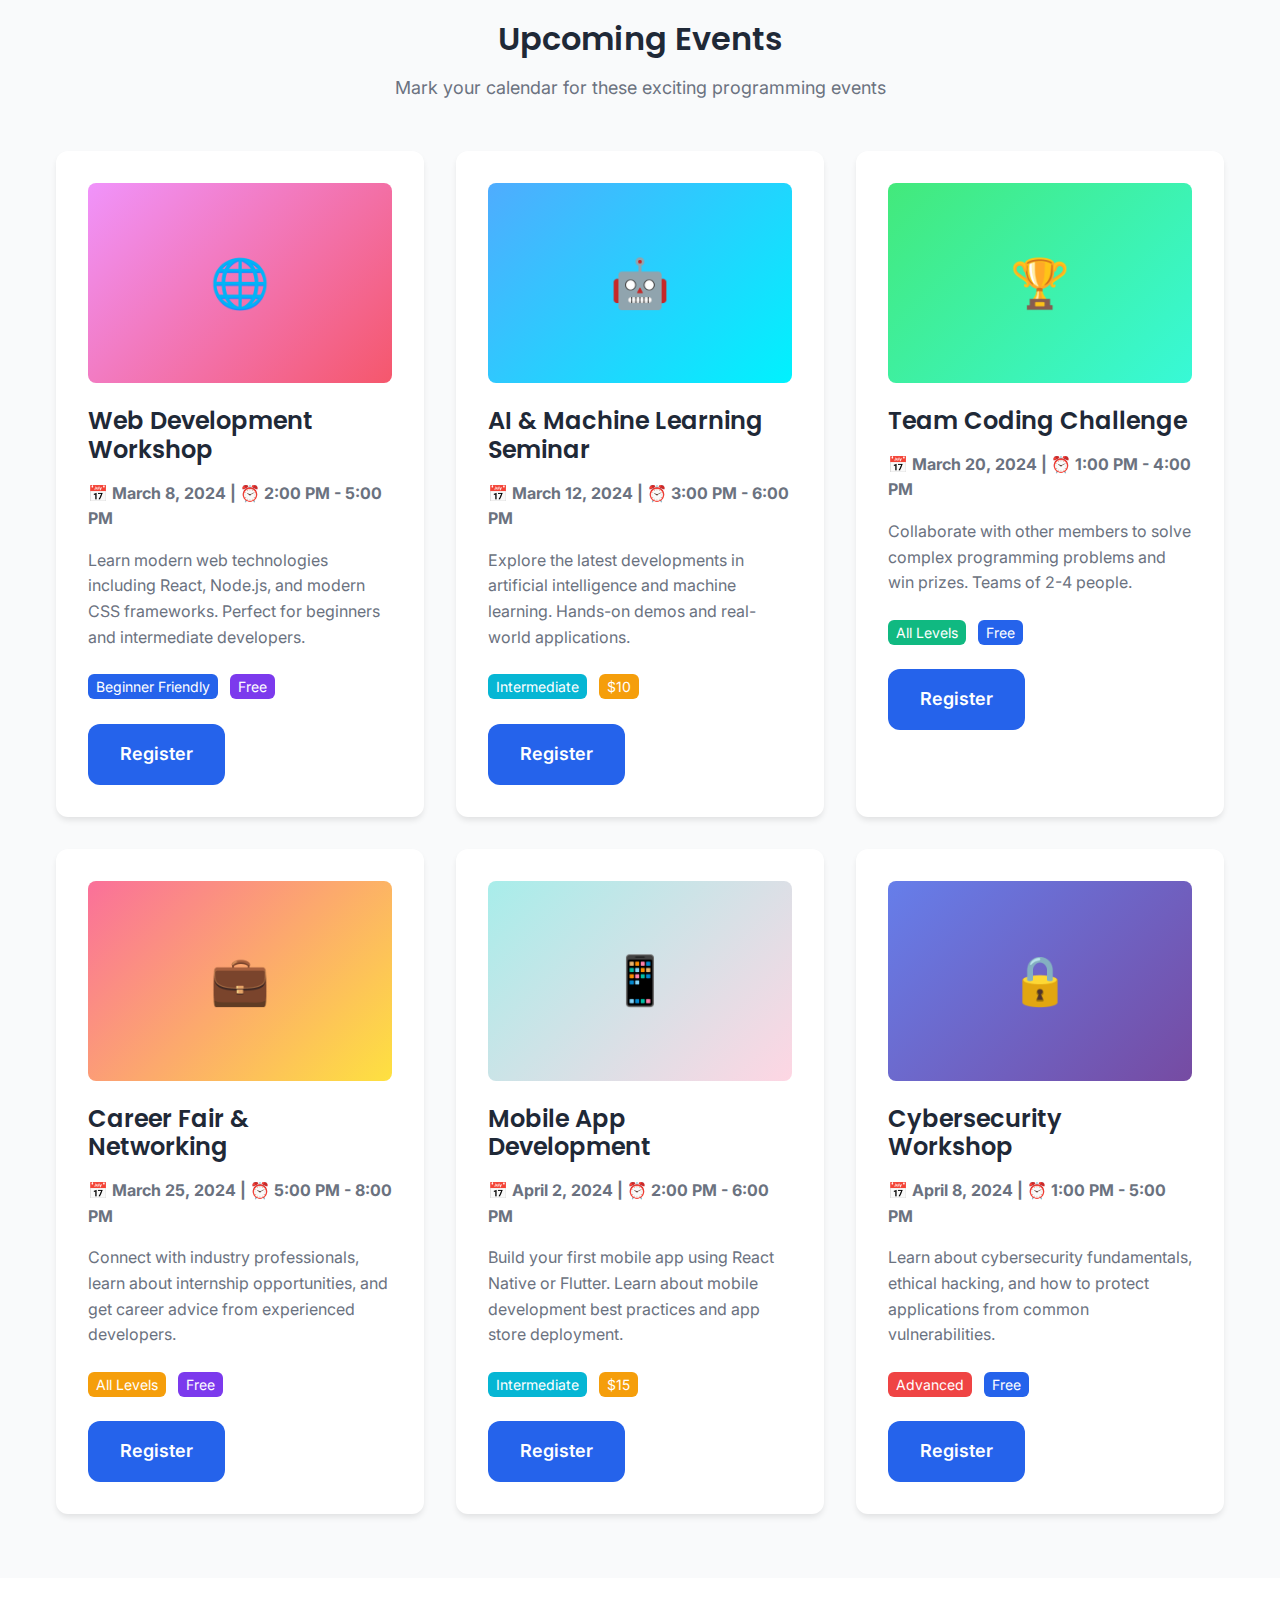
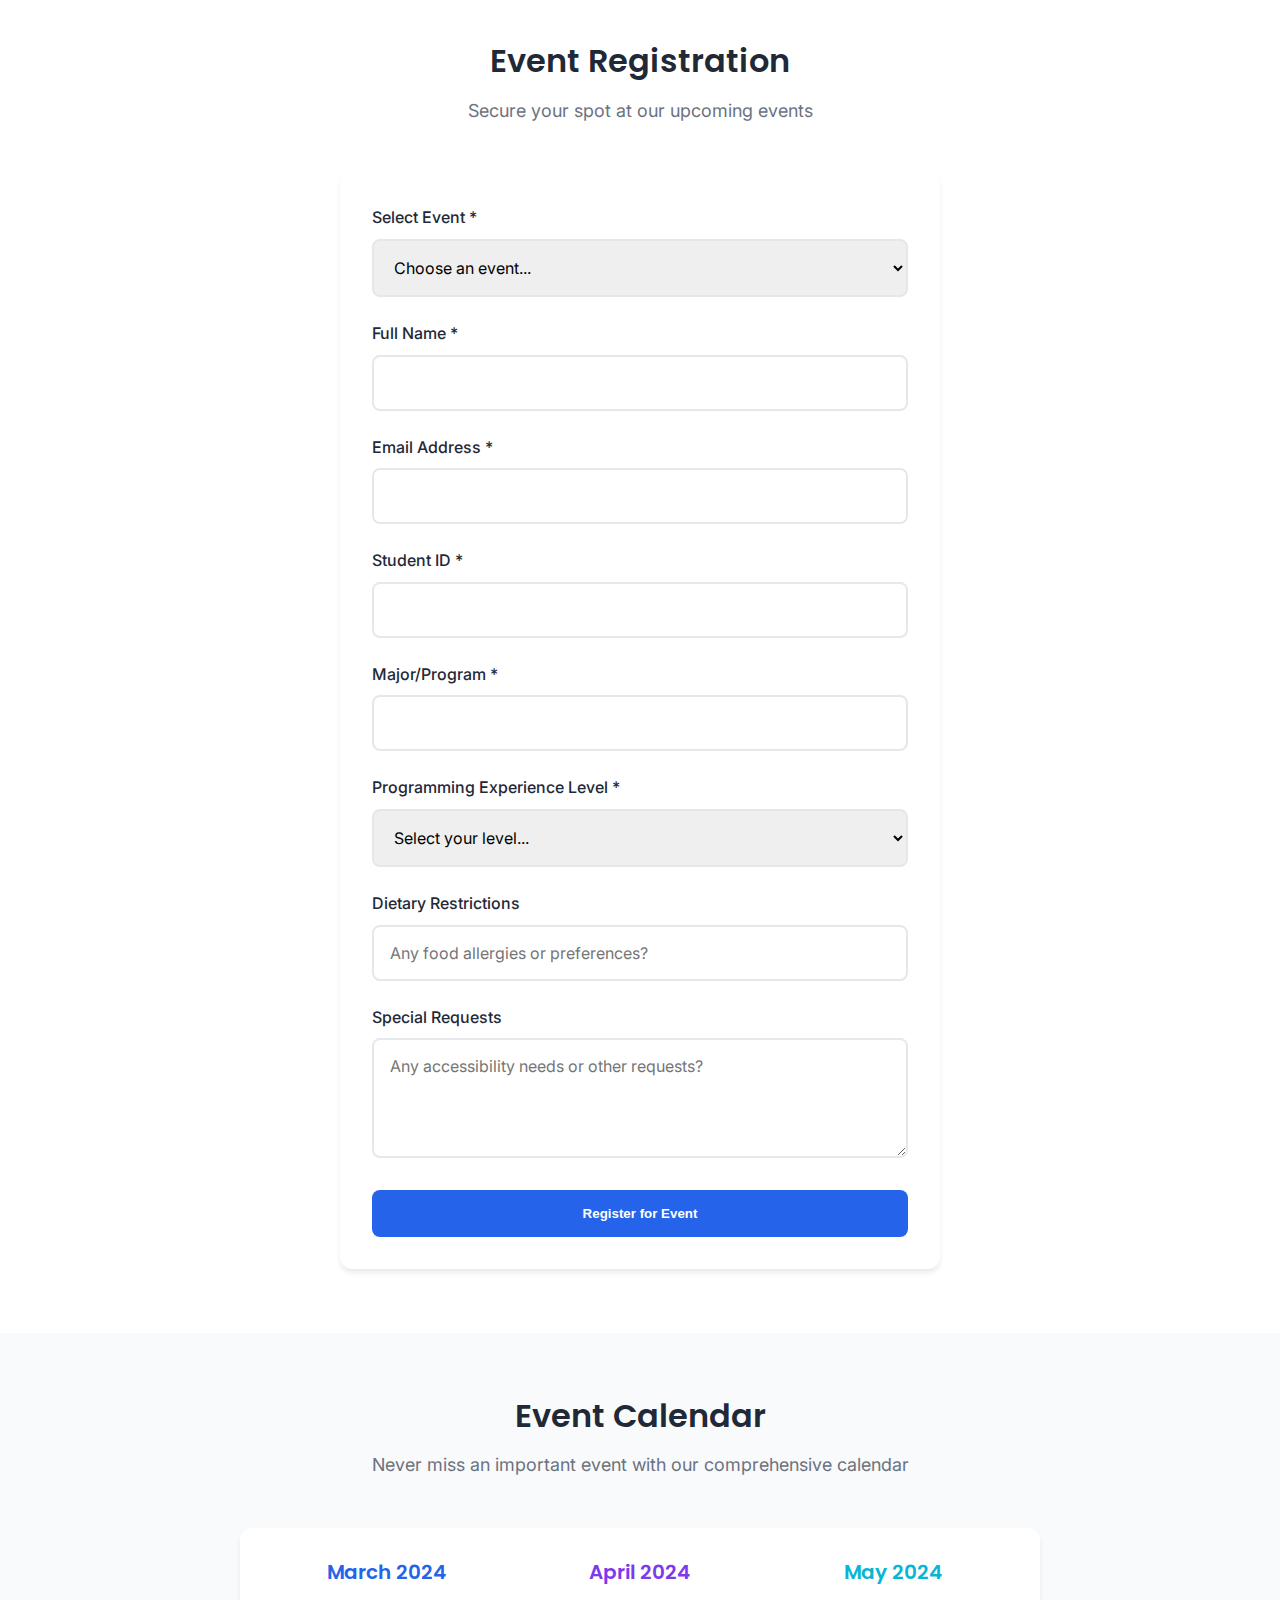
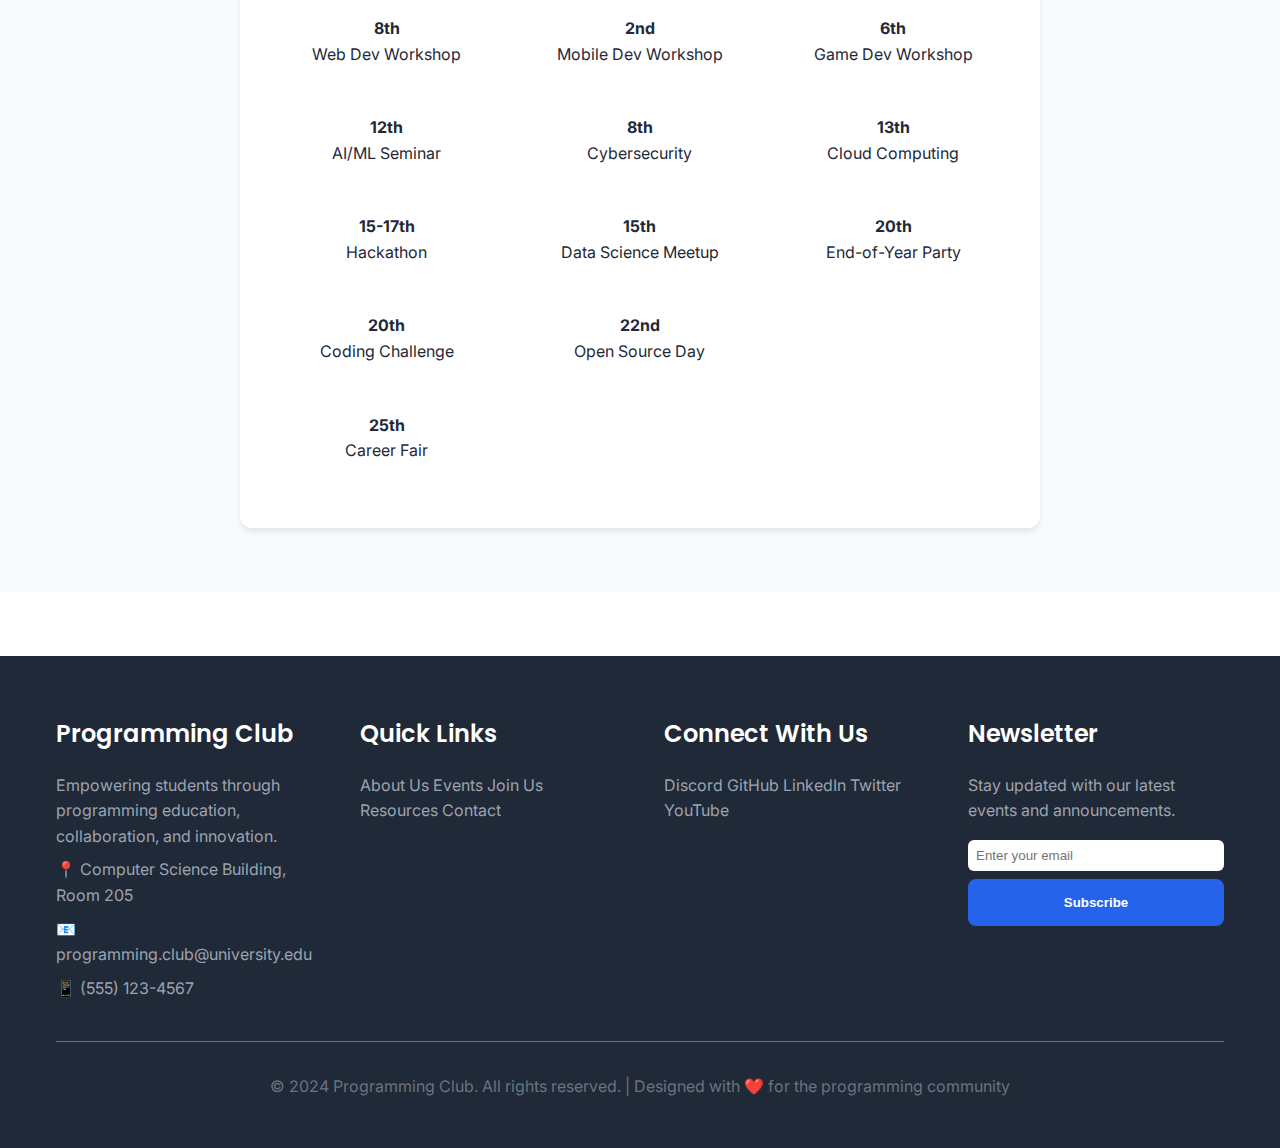
<file: events.html>
<!DOCTYPE html>
<html lang="en">
<head>
    <meta charset="UTF-8">
    <meta name="viewport" content="width=device-width, initial-scale=1.0">
    <meta name="description" content="Programming Club Events - Workshops, hackathons, and networking events for developers">
    <meta name="keywords" content="events, workshops, hackathons, programming events, coding competitions">
    <title>Events - Programming Club</title>
    
    <!-- CSS -->
    <link rel="stylesheet" href="css/style.css">
    
    <!-- Favicon -->
    <link rel="icon" type="image/x-icon" href="images/favicon.ico">
</head>
<body>
    <!-- Header -->
    <header class="header">
        <div class="container">
            <div class="header-content">
                <div class="logo">
                    <div class="logo-icon">💻</div>
                    <h1>Programming Club</h1>
                </div>
                
                <nav class="nav">
                    <a href="index.html" class="nav-link">Home</a>
                    <a href="about.html" class="nav-link">About</a>
                    <a href="events.html" class="nav-link">Events</a>
                    <a href="gallery.html" class="nav-link">Gallery</a>
                    <a href="membership.html" class="nav-link">Membership</a>
                    <a href="resources.html" class="nav-link">Resources</a>
                    <a href="contact.html" class="nav-link">Contact</a>
                    <a href="faq.html" class="nav-link">FAQ</a>
                    <a href="testimonials.html" class="nav-link">Testimonials</a>
                    <a href="future.html" class="nav-link">Future</a>
                </nav>
                
                <button class="nav-toggle" aria-label="Toggle navigation">☰</button>
            </div>
        </div>
    </header>

    <!-- Hero Section -->
    <section class="hero">
        <div class="container">
            <div class="hero-content">
                <h1>Upcoming Events</h1>
                <p>Join us for exciting workshops, hackathons, competitions, and networking events. There's something for every skill level!</p>
            </div>
        </div>
    </section>

    <!-- Featured Event Section -->
    <section class="section">
        <div class="container">
            <div class="section-title">
                <h2>Featured Event</h2>
                <p>Don't miss our biggest event of the semester</p>
            </div>
            
            <div class="card" style="max-width: 800px; margin: 0 auto; text-align: center;">
                <div class="card-image" style="height: 300px; background: linear-gradient(135deg, #667eea 0%, #764ba2 100%); display: flex; align-items: center; justify-content: center; color: white; font-size: 4rem;">🚀</div>
                <h2 style="color: var(--primary-color); margin-top: var(--spacing-md);">Annual Hackathon 2024</h2>
                <p style="font-size: 1.125rem; margin-bottom: var(--spacing-md);">48 hours of coding, innovation, and fun! Build something amazing with fellow developers.</p>
                
                <div style="display: grid; grid-template-columns: repeat(auto-fit, minmax(150px, 1fr)); gap: var(--spacing-md); margin: var(--spacing-lg) 0;">
                    <div>
                        <strong>📅 Date:</strong><br>
                        March 15-17, 2024
                    </div>
                    <div>
                        <strong>⏰ Time:</strong><br>
                        6:00 PM - 6:00 PM
                    </div>
                    <div>
                        <strong>📍 Location:</strong><br>
                        CS Building, Room 205
                    </div>
                    <div>
                        <strong>👥 Capacity:</strong><br>
                        100 participants
                    </div>
                </div>
                
                <div style="margin: var(--spacing-lg) 0;">
                    <h4>What to Expect:</h4>
                    <ul style="text-align: left; max-width: 500px; margin: 0 auto;">
                        <li>Workshops on modern technologies</li>
                        <li>Mentorship from industry professionals</li>
                        <li>Prizes worth $5,000+</li>
                        <li>Networking with tech companies</li>
                        <li>Free food and refreshments</li>
                    </ul>
                </div>
                
                <a href="#register" class="cta-button">Register Now</a>
            </div>
        </div>
    </section>

    <!-- Upcoming Events Section -->
    <section class="section" style="background-color: var(--bg-secondary);">
        <div class="container">
            <div class="section-title">
                <h2>Upcoming Events</h2>
                <p>Mark your calendar for these exciting programming events</p>
            </div>
            
            <div class="card-grid">
                <div class="card">
                    <div class="card-image" style="background: linear-gradient(135deg, #f093fb 0%, #f5576c 100%); display: flex; align-items: center; justify-content: center; color: white; font-size: 3rem;">🌐</div>
                    <h3>Web Development Workshop</h3>
                    <p style="color: var(--text-secondary); margin-bottom: var(--spacing-sm);">
                        <strong>📅 March 8, 2024 | ⏰ 2:00 PM - 5:00 PM</strong>
                    </p>
                    <p>Learn modern web technologies including React, Node.js, and modern CSS frameworks. Perfect for beginners and intermediate developers.</p>
                    <div style="margin-top: var(--spacing-md);">
                        <span style="background: var(--primary-color); color: white; padding: 4px 8px; border-radius: var(--radius-sm); font-size: 0.875rem;">Beginner Friendly</span>
                        <span style="background: var(--secondary-color); color: white; padding: 4px 8px; border-radius: var(--radius-sm); font-size: 0.875rem; margin-left: var(--spacing-xs);">Free</span>
                    </div>
                    <a href="#register" class="cta-button" style="margin-top: var(--spacing-md); display: inline-block;">Register</a>
                </div>
                
                <div class="card">
                    <div class="card-image" style="background: linear-gradient(135deg, #4facfe 0%, #00f2fe 100%); display: flex; align-items: center; justify-content: center; color: white; font-size: 3rem;">🤖</div>
                    <h3>AI & Machine Learning Seminar</h3>
                    <p style="color: var(--text-secondary); margin-bottom: var(--spacing-sm);">
                        <strong>📅 March 12, 2024 | ⏰ 3:00 PM - 6:00 PM</strong>
                    </p>
                    <p>Explore the latest developments in artificial intelligence and machine learning. Hands-on demos and real-world applications.</p>
                    <div style="margin-top: var(--spacing-md);">
                        <span style="background: var(--accent-color); color: white; padding: 4px 8px; border-radius: var(--radius-sm); font-size: 0.875rem;">Intermediate</span>
                        <span style="background: var(--warning-color); color: white; padding: 4px 8px; border-radius: var(--radius-sm); font-size: 0.875rem; margin-left: var(--spacing-xs);">$10</span>
                    </div>
                    <a href="#register" class="cta-button" style="margin-top: var(--spacing-md); display: inline-block;">Register</a>
                </div>
                
                <div class="card">
                    <div class="card-image" style="background: linear-gradient(135deg, #43e97b 0%, #38f9d7 100%); display: flex; align-items: center; justify-content: center; color: white; font-size: 3rem;">🏆</div>
                    <h3>Team Coding Challenge</h3>
                    <p style="color: var(--text-secondary); margin-bottom: var(--spacing-sm);">
                        <strong>📅 March 20, 2024 | ⏰ 1:00 PM - 4:00 PM</strong>
                    </p>
                    <p>Collaborate with other members to solve complex programming problems and win prizes. Teams of 2-4 people.</p>
                    <div style="margin-top: var(--spacing-md);">
                        <span style="background: var(--success-color); color: white; padding: 4px 8px; border-radius: var(--radius-sm); font-size: 0.875rem;">All Levels</span>
                        <span style="background: var(--primary-color); color: white; padding: 4px 8px; border-radius: var(--radius-sm); font-size: 0.875rem; margin-left: var(--spacing-xs);">Free</span>
                    </div>
                    <a href="#register" class="cta-button" style="margin-top: var(--spacing-md); display: inline-block;">Register</a>
                </div>
                
                <div class="card">
                    <div class="card-image" style="background: linear-gradient(135deg, #fa709a 0%, #fee140 100%); display: flex; align-items: center; justify-content: center; color: white; font-size: 3rem;">💼</div>
                    <h3>Career Fair & Networking</h3>
                    <p style="color: var(--text-secondary); margin-bottom: var(--spacing-sm);">
                        <strong>📅 March 25, 2024 | ⏰ 5:00 PM - 8:00 PM</strong>
                    </p>
                    <p>Connect with industry professionals, learn about internship opportunities, and get career advice from experienced developers.</p>
                    <div style="margin-top: var(--spacing-md);">
                        <span style="background: var(--warning-color); color: white; padding: 4px 8px; border-radius: var(--radius-sm); font-size: 0.875rem;">All Levels</span>
                        <span style="background: var(--secondary-color); color: white; padding: 4px 8px; border-radius: var(--radius-sm); font-size: 0.875rem; margin-left: var(--spacing-xs);">Free</span>
                    </div>
                    <a href="#register" class="cta-button" style="margin-top: var(--spacing-md); display: inline-block;">Register</a>
                </div>
                
                <div class="card">
                    <div class="card-image" style="background: linear-gradient(135deg, #a8edea 0%, #fed6e3 100%); display: flex; align-items: center; justify-content: center; color: white; font-size: 3rem;">📱</div>
                    <h3>Mobile App Development</h3>
                    <p style="color: var(--text-secondary); margin-bottom: var(--spacing-sm);">
                        <strong>📅 April 2, 2024 | ⏰ 2:00 PM - 6:00 PM</strong>
                    </p>
                    <p>Build your first mobile app using React Native or Flutter. Learn about mobile development best practices and app store deployment.</p>
                    <div style="margin-top: var(--spacing-md);">
                        <span style="background: var(--accent-color); color: white; padding: 4px 8px; border-radius: var(--radius-sm); font-size: 0.875rem;">Intermediate</span>
                        <span style="background: var(--warning-color); color: white; padding: 4px 8px; border-radius: var(--radius-sm); font-size: 0.875rem; margin-left: var(--spacing-xs);">$15</span>
                    </div>
                    <a href="#register" class="cta-button" style="margin-top: var(--spacing-md); display: inline-block;">Register</a>
                </div>
                
                <div class="card">
                    <div class="card-image" style="background: linear-gradient(135deg, #667eea 0%, #764ba2 100%); display: flex; align-items: center; justify-content: center; color: white; font-size: 3rem;">🔒</div>
                    <h3>Cybersecurity Workshop</h3>
                    <p style="color: var(--text-secondary); margin-bottom: var(--spacing-sm);">
                        <strong>📅 April 8, 2024 | ⏰ 1:00 PM - 5:00 PM</strong>
                    </p>
                    <p>Learn about cybersecurity fundamentals, ethical hacking, and how to protect applications from common vulnerabilities.</p>
                    <div style="margin-top: var(--spacing-md);">
                        <span style="background: var(--error-color); color: white; padding: 4px 8px; border-radius: var(--radius-sm); font-size: 0.875rem;">Advanced</span>
                        <span style="background: var(--primary-color); color: white; padding: 4px 8px; border-radius: var(--radius-sm); font-size: 0.875rem; margin-left: var(--spacing-xs);">Free</span>
                    </div>
                    <a href="#register" class="cta-button" style="margin-top: var(--spacing-md); display: inline-block;">Register</a>
                </div>
            </div>
        </div>
    </section>

    <!-- Event Registration Section -->
    <section class="section" id="register">
        <div class="container">
            <div class="section-title">
                <h2>Event Registration</h2>
                <p>Secure your spot at our upcoming events</p>
            </div>
            
            <div class="card" style="max-width: 600px; margin: 0 auto;">
                <form id="event-registration-form">
                    <div class="form-group">
                        <label for="event-select" class="form-label">Select Event *</label>
                        <select id="event-select" class="form-select" required>
                            <option value="">Choose an event...</option>
                            <option value="hackathon">Annual Hackathon 2024 - March 15-17</option>
                            <option value="web-dev">Web Development Workshop - March 8</option>
                            <option value="ai-ml">AI & Machine Learning Seminar - March 12</option>
                            <option value="coding-challenge">Team Coding Challenge - March 20</option>
                            <option value="career-fair">Career Fair & Networking - March 25</option>
                            <option value="mobile-dev">Mobile App Development - April 2</option>
                            <option value="cybersecurity">Cybersecurity Workshop - April 8</option>
                        </select>
                    </div>
                    
                    <div class="form-group">
                        <label for="full-name" class="form-label">Full Name *</label>
                        <input type="text" id="full-name" class="form-input" required>
                    </div>
                    
                    <div class="form-group">
                        <label for="email" class="form-label">Email Address *</label>
                        <input type="email" id="email" class="form-input" required>
                    </div>
                    
                    <div class="form-group">
                        <label for="student-id" class="form-label">Student ID *</label>
                        <input type="text" id="student-id" class="form-input" required>
                    </div>
                    
                    <div class="form-group">
                        <label for="major" class="form-label">Major/Program *</label>
                        <input type="text" id="major" class="form-input" required>
                    </div>
                    
                    <div class="form-group">
                        <label for="experience-level" class="form-label">Programming Experience Level *</label>
                        <select id="experience-level" class="form-select" required>
                            <option value="">Select your level...</option>
                            <option value="beginner">Beginner (0-1 years)</option>
                            <option value="intermediate">Intermediate (1-3 years)</option>
                            <option value="advanced">Advanced (3+ years)</option>
                        </select>
                    </div>
                    
                    <div class="form-group">
                        <label for="dietary-restrictions" class="form-label">Dietary Restrictions</label>
                        <input type="text" id="dietary-restrictions" class="form-input" placeholder="Any food allergies or preferences?">
                    </div>
                    
                    <div class="form-group">
                        <label for="special-requests" class="form-label">Special Requests</label>
                        <textarea id="special-requests" class="form-textarea" placeholder="Any accessibility needs or other requests?"></textarea>
                    </div>
                    
                    <button type="submit" class="form-button" style="width: 100%;">Register for Event</button>
                </form>
            </div>
        </div>
    </section>

    <!-- Event Calendar Section -->
    <section class="section" style="background-color: var(--bg-secondary);">
        <div class="container">
            <div class="section-title">
                <h2>Event Calendar</h2>
                <p>Never miss an important event with our comprehensive calendar</p>
            </div>
            
            <div class="card" style="max-width: 800px; margin: 0 auto;">
                <div style="display: grid; grid-template-columns: repeat(auto-fit, minmax(200px, 1fr)); gap: var(--spacing-md);">
                    <div style="text-align: center;">
                        <h4 style="color: var(--primary-color);">March 2024</h4>
                        <div style="background: white; padding: var(--spacing-sm); border-radius: var(--radius-md); margin: var(--spacing-sm) 0;">
                            <strong>8th</strong><br>
                            Web Dev Workshop
                        </div>
                        <div style="background: white; padding: var(--spacing-sm); border-radius: var(--radius-md); margin: var(--spacing-sm) 0;">
                            <strong>12th</strong><br>
                            AI/ML Seminar
                        </div>
                        <div style="background: white; padding: var(--spacing-sm); border-radius: var(--radius-md); margin: var(--spacing-sm) 0;">
                            <strong>15-17th</strong><br>
                            Hackathon
                        </div>
                        <div style="background: white; padding: var(--spacing-sm); border-radius: var(--radius-md); margin: var(--spacing-sm) 0;">
                            <strong>20th</strong><br>
                            Coding Challenge
                        </div>
                        <div style="background: white; padding: var(--spacing-sm); border-radius: var(--radius-md); margin: var(--spacing-sm) 0;">
                            <strong>25th</strong><br>
                            Career Fair
                        </div>
                    </div>
                    
                    <div style="text-align: center;">
                        <h4 style="color: var(--secondary-color);">April 2024</h4>
                        <div style="background: white; padding: var(--spacing-sm); border-radius: var(--radius-md); margin: var(--spacing-sm) 0;">
                            <strong>2nd</strong><br>
                            Mobile Dev Workshop
                        </div>
                        <div style="background: white; padding: var(--spacing-sm); border-radius: var(--radius-md); margin: var(--spacing-sm) 0;">
                            <strong>8th</strong><br>
                            Cybersecurity
                        </div>
                        <div style="background: white; padding: var(--spacing-sm); border-radius: var(--radius-md); margin: var(--spacing-sm) 0;">
                            <strong>15th</strong><br>
                            Data Science Meetup
                        </div>
                        <div style="background: white; padding: var(--spacing-sm); border-radius: var(--radius-md); margin: var(--spacing-sm) 0;">
                            <strong>22nd</strong><br>
                            Open Source Day
                        </div>
                    </div>
                    
                    <div style="text-align: center;">
                        <h4 style="color: var(--accent-color);">May 2024</h4>
                        <div style="background: white; padding: var(--spacing-sm); border-radius: var(--radius-md); margin: var(--spacing-sm) 0;">
                            <strong>6th</strong><br>
                            Game Dev Workshop
                        </div>
                        <div style="background: white; padding: var(--spacing-sm); border-radius: var(--radius-md); margin: var(--spacing-sm) 0;">
                            <strong>13th</strong><br>
                            Cloud Computing
                        </div>
                        <div style="background: white; padding: var(--spacing-sm); border-radius: var(--radius-md); margin: var(--spacing-sm) 0;">
                            <strong>20th</strong><br>
                            End-of-Year Party
                        </div>
                    </div>
                </div>
            </div>
        </div>
    </section>

    <!-- Footer -->
    <footer class="footer">
        <div class="container">
            <div class="footer-content">
                <div class="footer-section">
                    <h3>Programming Club</h3>
                    <p>Empowering students through programming education, collaboration, and innovation.</p>
                    <p>📍 Computer Science Building, Room 205</p>
                    <p>📧 programming.club@university.edu</p>
                    <p>📱 (555) 123-4567</p>
                </div>
                
                <div class="footer-section">
                    <h3>Quick Links</h3>
                    <a href="about.html">About Us</a>
                    <a href="events.html">Events</a>
                    <a href="membership.html">Join Us</a>
                    <a href="resources.html">Resources</a>
                    <a href="contact.html">Contact</a>
                </div>
                
                <div class="footer-section">
                    <h3>Connect With Us</h3>
                    <a href="#" target="_blank">Discord</a>
                    <a href="#" target="_blank">GitHub</a>
                    <a href="#" target="_blank">LinkedIn</a>
                    <a href="#" target="_blank">Twitter</a>
                    <a href="#" target="_blank">YouTube</a>
                </div>
                
                <div class="footer-section">
                    <h3>Newsletter</h3>
                    <p>Stay updated with our latest events and announcements.</p>
                    <form style="margin-top: var(--spacing-sm);">
                        <input type="email" placeholder="Enter your email" style="width: 100%; padding: var(--spacing-xs); border-radius: var(--radius-sm); border: none; margin-bottom: var(--spacing-xs);">
                        <button type="submit" class="form-button" style="width: 100%;">Subscribe</button>
                    </form>
                </div>
            </div>
            
            <div class="footer-bottom">
                <p>&copy; 2024 Programming Club. All rights reserved. | Designed with ❤️ for the programming community</p>
            </div>
        </div>
    </footer>

    <!-- JavaScript -->
    <script src="js/main.js"></script>
    <script src="js/formValidation.js"></script>
    <script src="js/faq.js"></script>
</body>
</html>
</file>
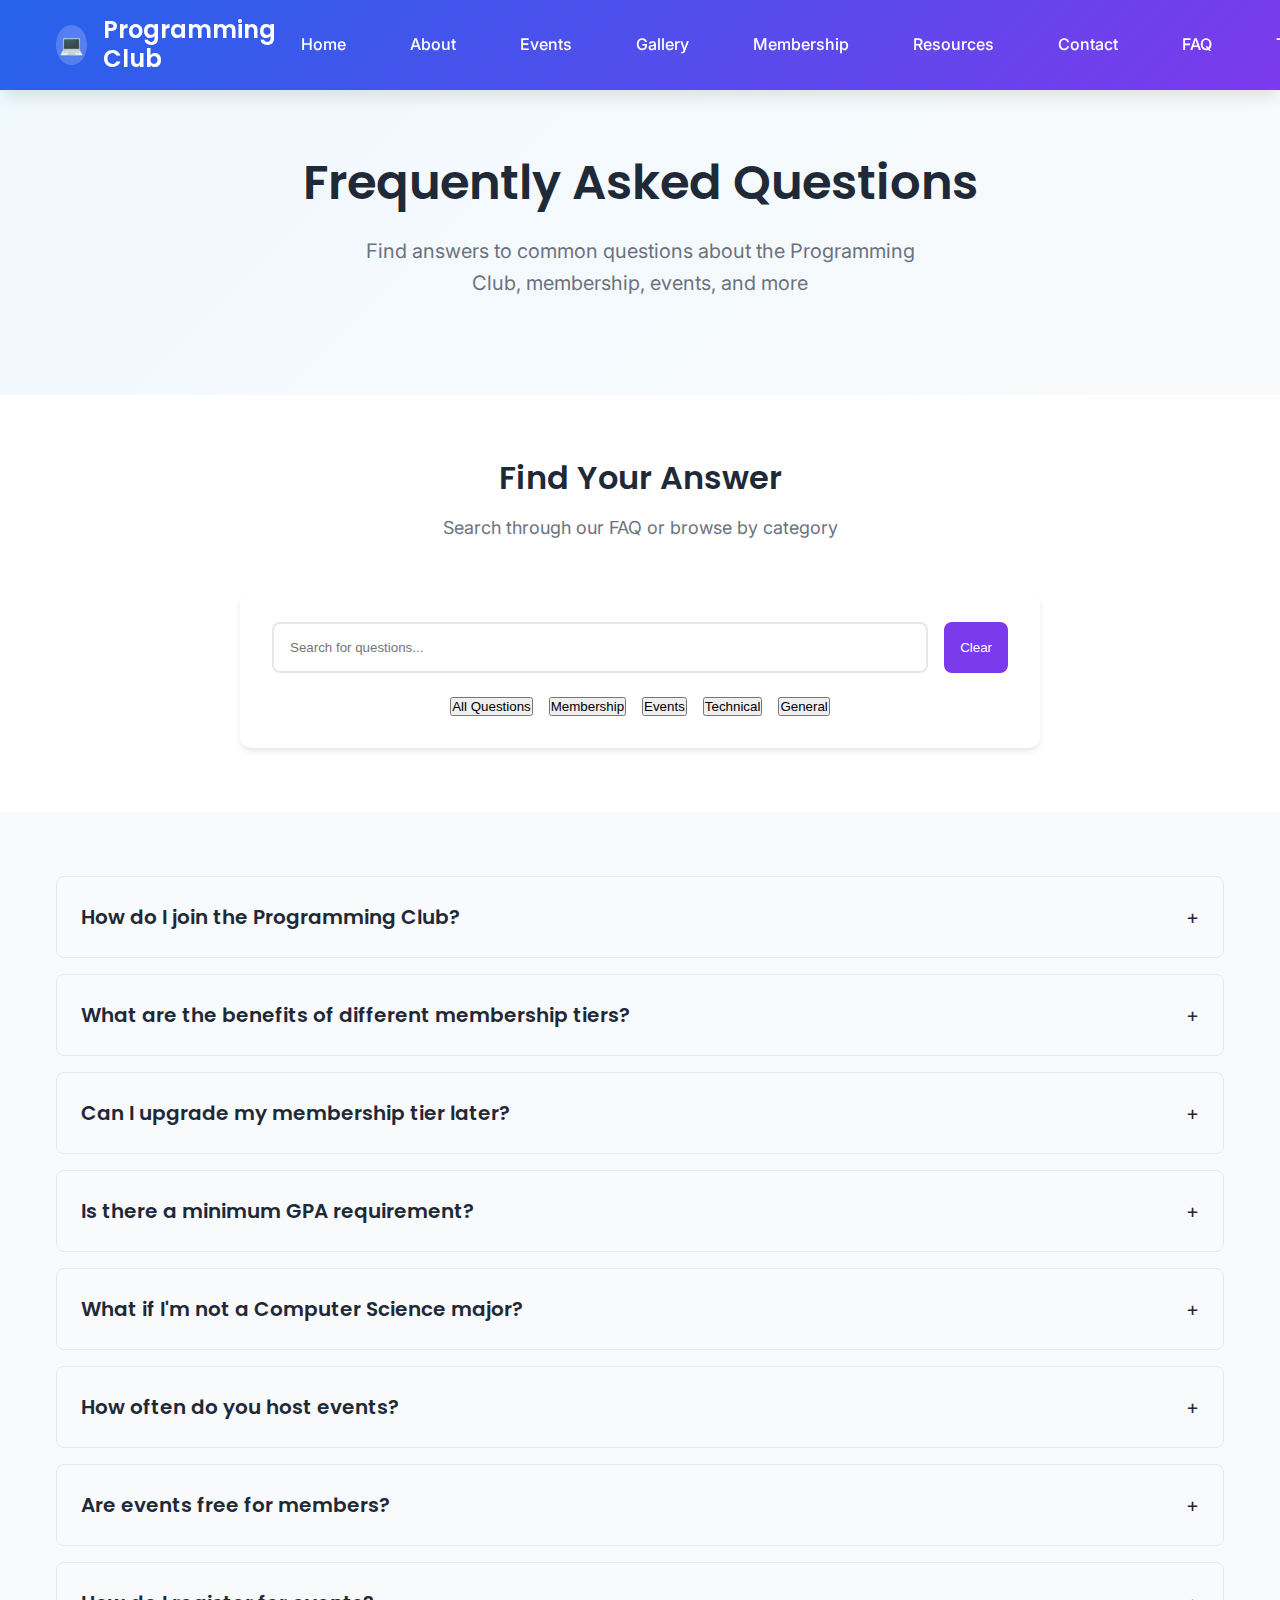
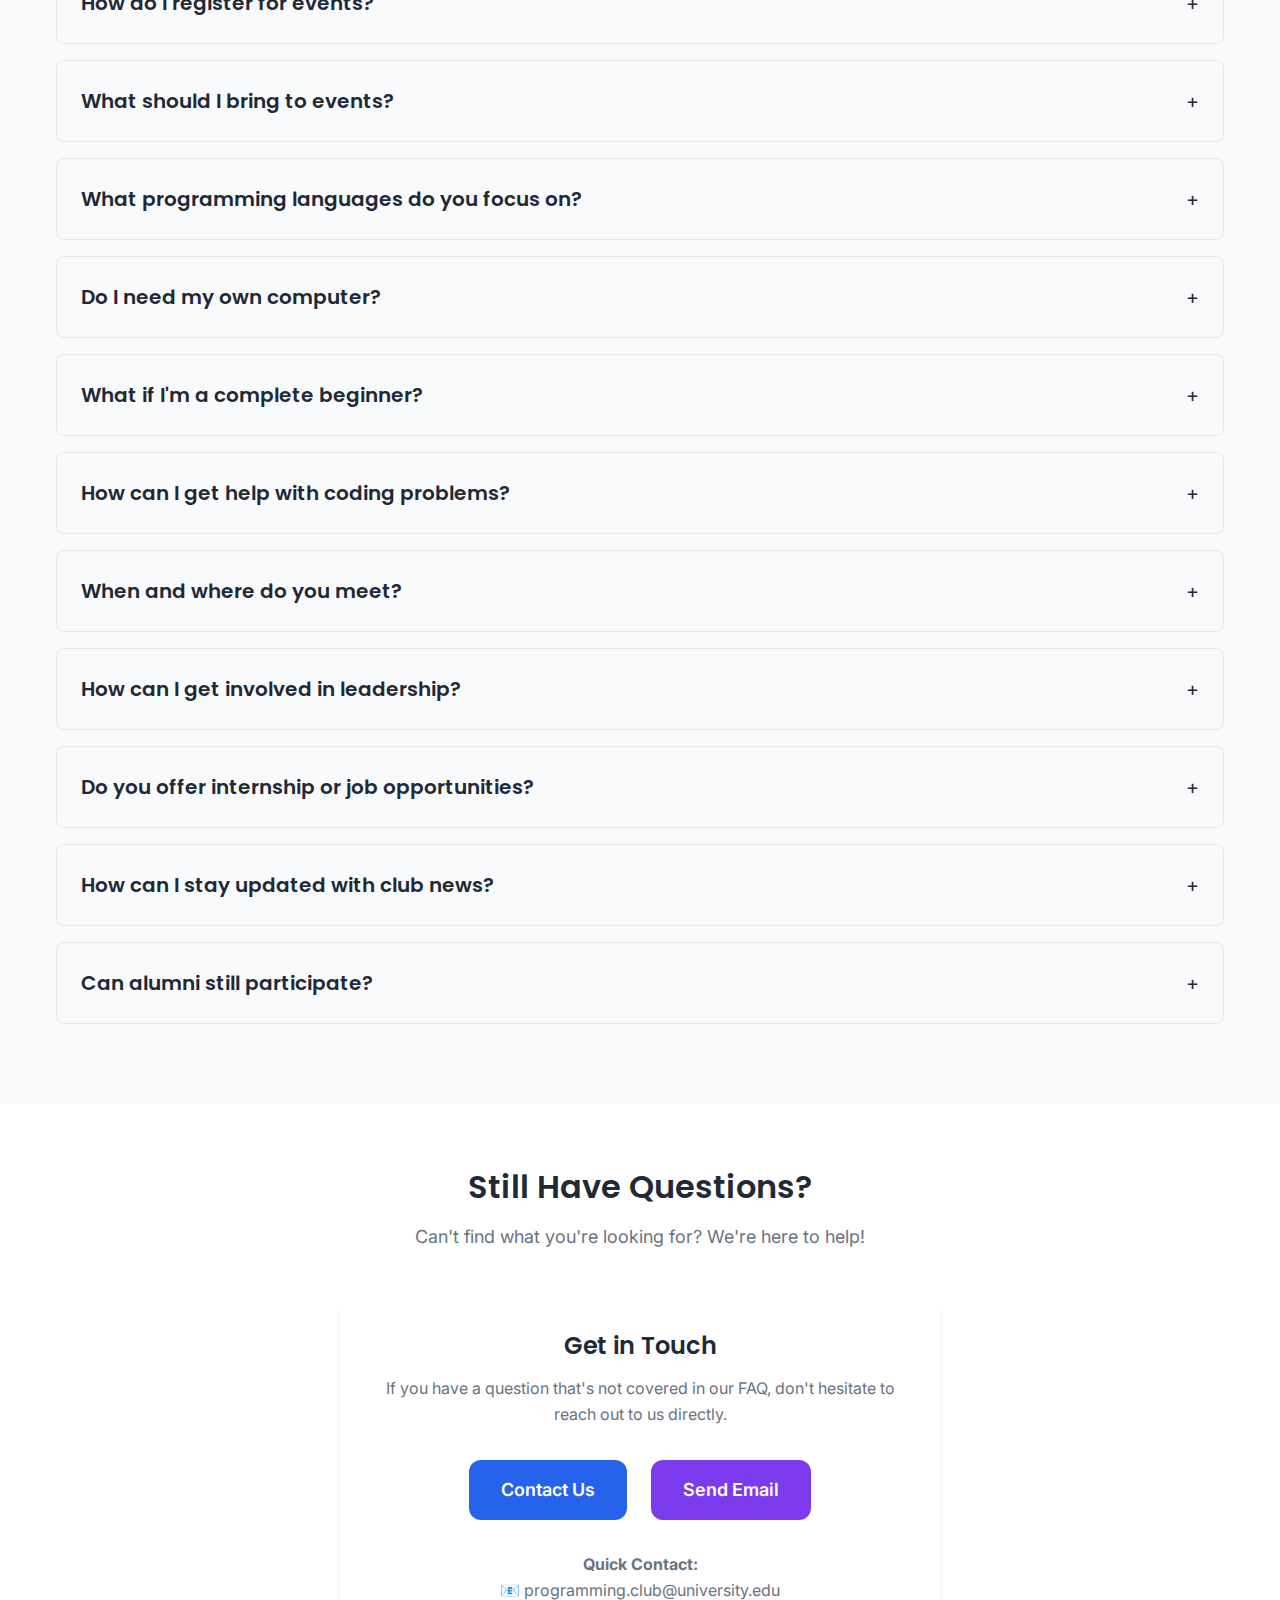
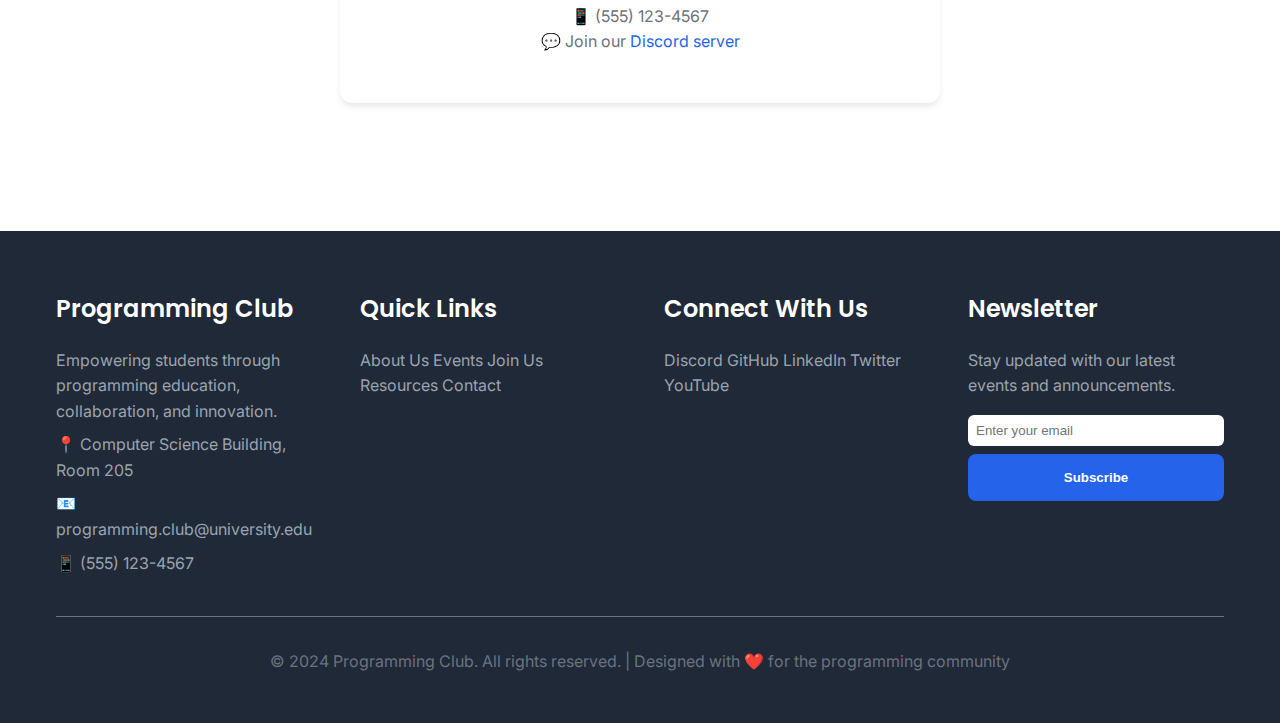
<file: faq.html>
<!DOCTYPE html>
<html lang="en">
<head>
    <meta charset="UTF-8">
    <meta name="viewport" content="width=device-width, initial-scale=1.0">
    <meta name="description" content="Programming Club FAQ - Frequently asked questions and answers">
    <meta name="keywords" content="FAQ, questions, answers, programming club, help">
    <title>FAQ - Programming Club</title>
    
    <!-- CSS -->
    <link rel="stylesheet" href="css/style.css">
    
    <!-- Favicon -->
    <link rel="icon" type="image/x-icon" href="images/favicon.ico">
</head>
<body>
    <!-- Header -->
    <header class="header">
        <div class="container">
            <div class="header-content">
                <div class="logo">
                    <div class="logo-icon">💻</div>
                    <h1>Programming Club</h1>
                </div>
                
                <nav class="nav">
                    <a href="index.html" class="nav-link">Home</a>
                    <a href="about.html" class="nav-link">About</a>
                    <a href="events.html" class="nav-link">Events</a>
                    <a href="gallery.html" class="nav-link">Gallery</a>
                    <a href="membership.html" class="nav-link">Membership</a>
                    <a href="resources.html" class="nav-link">Resources</a>
                    <a href="contact.html" class="nav-link">Contact</a>
                    <a href="faq.html" class="nav-link">FAQ</a>
                    <a href="testimonials.html" class="nav-link">Testimonials</a>
                    <a href="future.html" class="nav-link">Future</a>
                </nav>
                
                <button class="nav-toggle" aria-label="Toggle navigation">☰</button>
            </div>
        </div>
    </header>

    <!-- Hero Section -->
    <section class="hero">
        <div class="container">
            <div class="hero-content">
                <h1>Frequently Asked Questions</h1>
                <p>Find answers to common questions about the Programming Club, membership, events, and more</p>
            </div>
        </div>
    </section>

    <!-- FAQ Search Section -->
    <section class="section">
        <div class="container">
            <div class="section-title">
                <h2>Find Your Answer</h2>
                <p>Search through our FAQ or browse by category</p>
            </div>
            
            <div class="card" style="max-width: 800px; margin: 0 auto;">
                <div class="faq-search-container">
                    <div style="display: flex; gap: var(--spacing-sm); margin-bottom: var(--spacing-md);">
                        <input type="text" class="faq-search" placeholder="Search for questions..." style="flex: 1; padding: var(--spacing-sm); border: 2px solid var(--border-color); border-radius: var(--radius-md);">
                        <button class="faq-clear-search" style="padding: var(--spacing-sm); background: var(--secondary-color); color: white; border: none; border-radius: var(--radius-md); cursor: pointer;">Clear</button>
                    </div>
                    
                    <div style="display: flex; gap: var(--spacing-sm); flex-wrap: wrap; justify-content: center;">
                        <button class="faq-category-btn active" data-category="all">All Questions</button>
                        <button class="faq-category-btn" data-category="membership">Membership</button>
                        <button class="faq-category-btn" data-category="events">Events</button>
                        <button class="faq-category-btn" data-category="technical">Technical</button>
                        <button class="faq-category-btn" data-category="general">General</button>
                    </div>
                </div>
            </div>
        </div>
    </section>

    <!-- FAQ Content Section -->
    <section class="section" style="background-color: var(--bg-secondary);">
        <div class="container">
            <div class="faq-container">
                <!-- Membership Category -->
                <div class="faq-item" data-category="membership">
                    <div class="faq-question">
                        <h4>How do I join the Programming Club?</h4>
                        <span class="faq-toggle">+</span>
                    </div>
                    <div class="faq-answer">
                        <p>Joining is easy! Simply fill out our membership application form on the Membership page. You can choose between Basic (free), Premium ($25/year), or Lifetime ($100) membership tiers. Applications are typically reviewed within 3-5 business days.</p>
                    </div>
                </div>
                
                <div class="faq-item" data-category="membership">
                    <div class="faq-question">
                        <h4>What are the benefits of different membership tiers?</h4>
                        <span class="faq-toggle">+</span>
                    </div>
                    <div class="faq-answer">
                        <p><strong>Basic Member (Free):</strong> Access to general events, basic learning resources, club newsletter, and Discord access.<br><br>
                        <strong>Premium Member ($25/year):</strong> All Basic benefits plus exclusive workshops, competition access, networking events, premium resources, and project collaboration.<br><br>
                        <strong>Lifetime Member ($100):</strong> All Premium benefits plus lifetime access, alumni network, VIP event access, mentorship priority, and recognition benefits.</p>
                    </div>
                </div>
                
                <div class="faq-item" data-category="membership">
                    <div class="faq-question">
                        <h4>Can I upgrade my membership tier later?</h4>
                        <span class="faq-toggle">+</span>
                    </div>
                    <div class="faq-answer">
                        <p>Yes! You can upgrade your membership at any time. The difference in cost will be prorated based on the remaining time in your current membership period. Contact our membership team for assistance with upgrades.</p>
                    </div>
                </div>
                
                <div class="faq-item" data-category="membership">
                    <div class="faq-question">
                        <h4>Is there a minimum GPA requirement?</h4>
                        <span class="faq-toggle">+</span>
                    </div>
                    <div class="faq-answer">
                        <p>No, there's no minimum GPA requirement. We welcome students of all academic levels who are passionate about programming and technology. Our focus is on enthusiasm and willingness to learn rather than academic performance.</p>
                    </div>
                </div>
                
                <div class="faq-item" data-category="membership">
                    <div class="faq-question">
                        <h4>What if I'm not a Computer Science major?</h4>
                        <span class="faq-toggle">+</span>
                    </div>
                    <div class="faq-answer">
                        <p>We welcome students from all majors! Programming skills are valuable in many fields including business, engineering, arts, and sciences. Many of our most successful members come from non-CS backgrounds.</p>
                    </div>
                </div>
                
                <!-- Events Category -->
                <div class="faq-item" data-category="events">
                    <div class="faq-question">
                        <h4>How often do you host events?</h4>
                        <span class="faq-toggle">+</span>
                    </div>
                    <div class="faq-answer">
                        <p>We host events throughout the academic year, typically 2-3 events per month during the semester. This includes workshops, hackathons, networking events, and social gatherings. Check our Events page for the current schedule.</p>
                    </div>
                </div>
                
                <div class="faq-item" data-category="events">
                    <div class="faq-question">
                        <h4>Are events free for members?</h4>
                        <span class="faq-toggle">+</span>
                    </div>
                    <div class="faq-answer">
                        <p>Most events are free for all members. Some premium workshops or special events may have a small fee, but we always offer free alternatives. Premium and Lifetime members get priority access to all events.</p>
                    </div>
                </div>
                
                <div class="faq-item" data-category="events">
                    <div class="faq-question">
                        <h4>How do I register for events?</h4>
                        <span class="faq-toggle">+</span>
                    </div>
                    <div class="faq-answer">
                        <p>Event registration is available on our Events page. Simply select the event you want to attend and fill out the registration form. You'll receive a confirmation email with event details and any preparation requirements.</p>
                    </div>
                </div>
                
                <div class="faq-item" data-category="events">
                    <div class="faq-question">
                        <h4>What should I bring to events?</h4>
                        <span class="faq-toggle">+</span>
                    </div>
                    <div class="faq-answer">
                        <p>For most events, just bring yourself and enthusiasm! For coding workshops, you may want to bring a laptop. We'll specify any requirements in the event description. Food and refreshments are usually provided.</p>
                    </div>
                </div>
                
                <!-- Technical Category -->
                <div class="faq-item" data-category="technical">
                    <div class="faq-question">
                        <h4>What programming languages do you focus on?</h4>
                        <span class="faq-toggle">+</span>
                    </div>
                    <div class="faq-answer">
                        <p>We cover a wide range of programming languages and technologies including Python, JavaScript, Java, C++, and more. Our focus is on teaching programming concepts that apply across languages, rather than specific syntax.</p>
                    </div>
                </div>
                
                <div class="faq-item" data-category="technical">
                    <div class="faq-question">
                        <h4>Do I need my own computer?</h4>
                        <span class="faq-toggle">+</span>
                    </div>
                    <div class="faq-answer">
                        <p>While having your own laptop is helpful, it's not required. We have computer labs available for events and workshops. However, bringing your own device allows you to continue working on projects at home.</p>
                    </div>
                </div>
                
                <div class="faq-item" data-category="technical">
                    <div class="faq-question">
                        <h4>What if I'm a complete beginner?</h4>
                        <span class="faq-toggle">+</span>
                    </div>
                    <div class="faq-answer">
                        <p>Perfect! We love beginners. We offer beginner-friendly workshops and events specifically designed for those with no programming experience. Our community is very supportive and happy to help newcomers learn.</p>
                    </div>
                </div>
                
                <div class="faq-item" data-category="technical">
                    <div class="faq-question">
                        <h4>How can I get help with coding problems?</h4>
                        <span class="faq-toggle">+</span>
                    </div>
                    <div class="faq-answer">
                        <p>We offer multiple ways to get help: attend our office hours, post questions in our Discord server, join study groups, or schedule one-on-one sessions with experienced members. We believe in collaborative learning!</p>
                    </div>
                </div>
                
                <!-- General Category -->
                <div class="faq-item" data-category="general">
                    <div class="faq-question">
                        <h4>When and where do you meet?</h4>
                        <span class="faq-toggle">+</span>
                    </div>
                    <div class="faq-answer">
                        <p>We're located in the Computer Science Building, Room 205. Regular meetings are held every Tuesday at 6:00 PM, and we host various events throughout the week. Check our calendar for specific times and locations.</p>
                    </div>
                </div>
                
                <div class="faq-item" data-category="general">
                    <div class="faq-question">
                        <h4>How can I get involved in leadership?</h4>
                        <span class="faq-toggle">+</span>
                    </div>
                    <div class="faq-answer">
                        <p>We hold elections for leadership positions each spring. You can also get involved by volunteering for events, leading workshops, or joining committees. Leadership experience is a great way to build your resume and skills.</p>
                    </div>
                </div>
                
                <div class="faq-item" data-category="general">
                    <div class="faq-question">
                        <h4>Do you offer internship or job opportunities?</h4>
                        <span class="faq-toggle">+</span>
                    </div>
                    <div class="faq-answer">
                        <p>Yes! We have partnerships with local tech companies and regularly share internship and job opportunities. We also host career fairs and networking events to help members connect with potential employers.</p>
                    </div>
                </div>
                
                <div class="faq-item" data-category="general">
                    <div class="faq-question">
                        <h4>How can I stay updated with club news?</h4>
                        <span class="faq-toggle">+</span>
                    </div>
                    <div class="faq-answer">
                        <p>Subscribe to our newsletter, follow us on social media, join our Discord server, and check our website regularly. We also send email updates for important announcements and upcoming events.</p>
                    </div>
                </div>
                
                <div class="faq-item" data-category="general">
                    <div class="faq-question">
                        <h4>Can alumni still participate?</h4>
                        <span class="faq-toggle">+</span>
                    </div>
                    <div class="faq-answer">
                        <p>Absolutely! Alumni are welcome to attend events, mentor current members, and participate in our community. We have a special alumni network and often invite graduates to share their industry experience.</p>
                    </div>
                </div>
            </div>
        </div>
    </section>

    <!-- Still Have Questions Section -->
    <section class="section">
        <div class="container">
            <div class="section-title">
                <h2>Still Have Questions?</h2>
                <p>Can't find what you're looking for? We're here to help!</p>
            </div>
            
            <div class="card" style="max-width: 600px; margin: 0 auto; text-align: center;">
                <h3>Get in Touch</h3>
                <p>If you have a question that's not covered in our FAQ, don't hesitate to reach out to us directly.</p>
                
                <div style="display: flex; gap: var(--spacing-md); justify-content: center; flex-wrap: wrap; margin: var(--spacing-lg) 0;">
                    <a href="contact.html" class="cta-button">Contact Us</a>
                    <a href="mailto:programming.club@university.edu" class="cta-button" style="background: var(--secondary-color);">Send Email</a>
                </div>
                
                <p style="margin-top: var(--spacing-lg);">
                    <strong>Quick Contact:</strong><br>
                    📧 programming.club@university.edu<br>
                    📱 (555) 123-4567<br>
                    💬 Join our <a href="#" style="color: var(--primary-color);">Discord server</a>
                </p>
            </div>
        </div>
    </section>

    <!-- Footer -->
    <footer class="footer">
        <div class="container">
            <div class="footer-content">
                <div class="footer-section">
                    <h3>Programming Club</h3>
                    <p>Empowering students through programming education, collaboration, and innovation.</p>
                    <p>📍 Computer Science Building, Room 205</p>
                    <p>📧 programming.club@university.edu</p>
                    <p>📱 (555) 123-4567</p>
                </div>
                
                <div class="footer-section">
                    <h3>Quick Links</h3>
                    <a href="about.html">About Us</a>
                    <a href="events.html">Events</a>
                    <a href="membership.html">Join Us</a>
                    <a href="resources.html">Resources</a>
                    <a href="contact.html">Contact</a>
                </div>
                
                <div class="footer-section">
                    <h3>Connect With Us</h3>
                    <a href="#" target="_blank">Discord</a>
                    <a href="#" target="_blank">GitHub</a>
                    <a href="#" target="_blank">LinkedIn</a>
                    <a href="#" target="_blank">Twitter</a>
                    <a href="#" target="_blank">YouTube</a>
                </div>
                
                <div class="footer-section">
                    <h3>Newsletter</h3>
                    <p>Stay updated with our latest events and announcements.</p>
                    <form style="margin-top: var(--spacing-sm);">
                        <input type="email" placeholder="Enter your email" style="width: 100%; padding: var(--spacing-xs); border-radius: var(--radius-sm); border: none; margin-bottom: var(--spacing-xs);">
                        <button type="submit" class="form-button" style="width: 100%;">Subscribe</button>
                    </form>
                </div>
            </div>
            
            <div class="footer-bottom">
                <p>&copy; 2024 Programming Club. All rights reserved. | Designed with ❤️ for the programming community</p>
            </div>
        </div>
    </footer>

    <!-- JavaScript -->
    <script src="js/main.js"></script>
    <script src="js/formValidation.js"></script>
    <script src="js/faq.js"></script>
    
    <script>
        // FAQ category filtering
        document.addEventListener('DOMContentLoaded', function() {
            const categoryButtons = document.querySelectorAll('.faq-category-btn');
            const faqItems = document.querySelectorAll('.faq-item');
            
            categoryButtons.forEach(button => {
                button.addEventListener('click', () => {
                    const category = button.getAttribute('data-category');
                    
                    // Update active button
                    categoryButtons.forEach(btn => btn.classList.remove('active'));
                    button.classList.add('active');
                    
                    // Filter FAQ items
                    faqItems.forEach(item => {
                        if (category === 'all' || item.getAttribute('data-category') === category) {
                            item.style.display = 'block';
                        } else {
                            item.style.display = 'none';
                        }
                    });
                });
            });
        });
    </script>
</body>
</html>
</file>
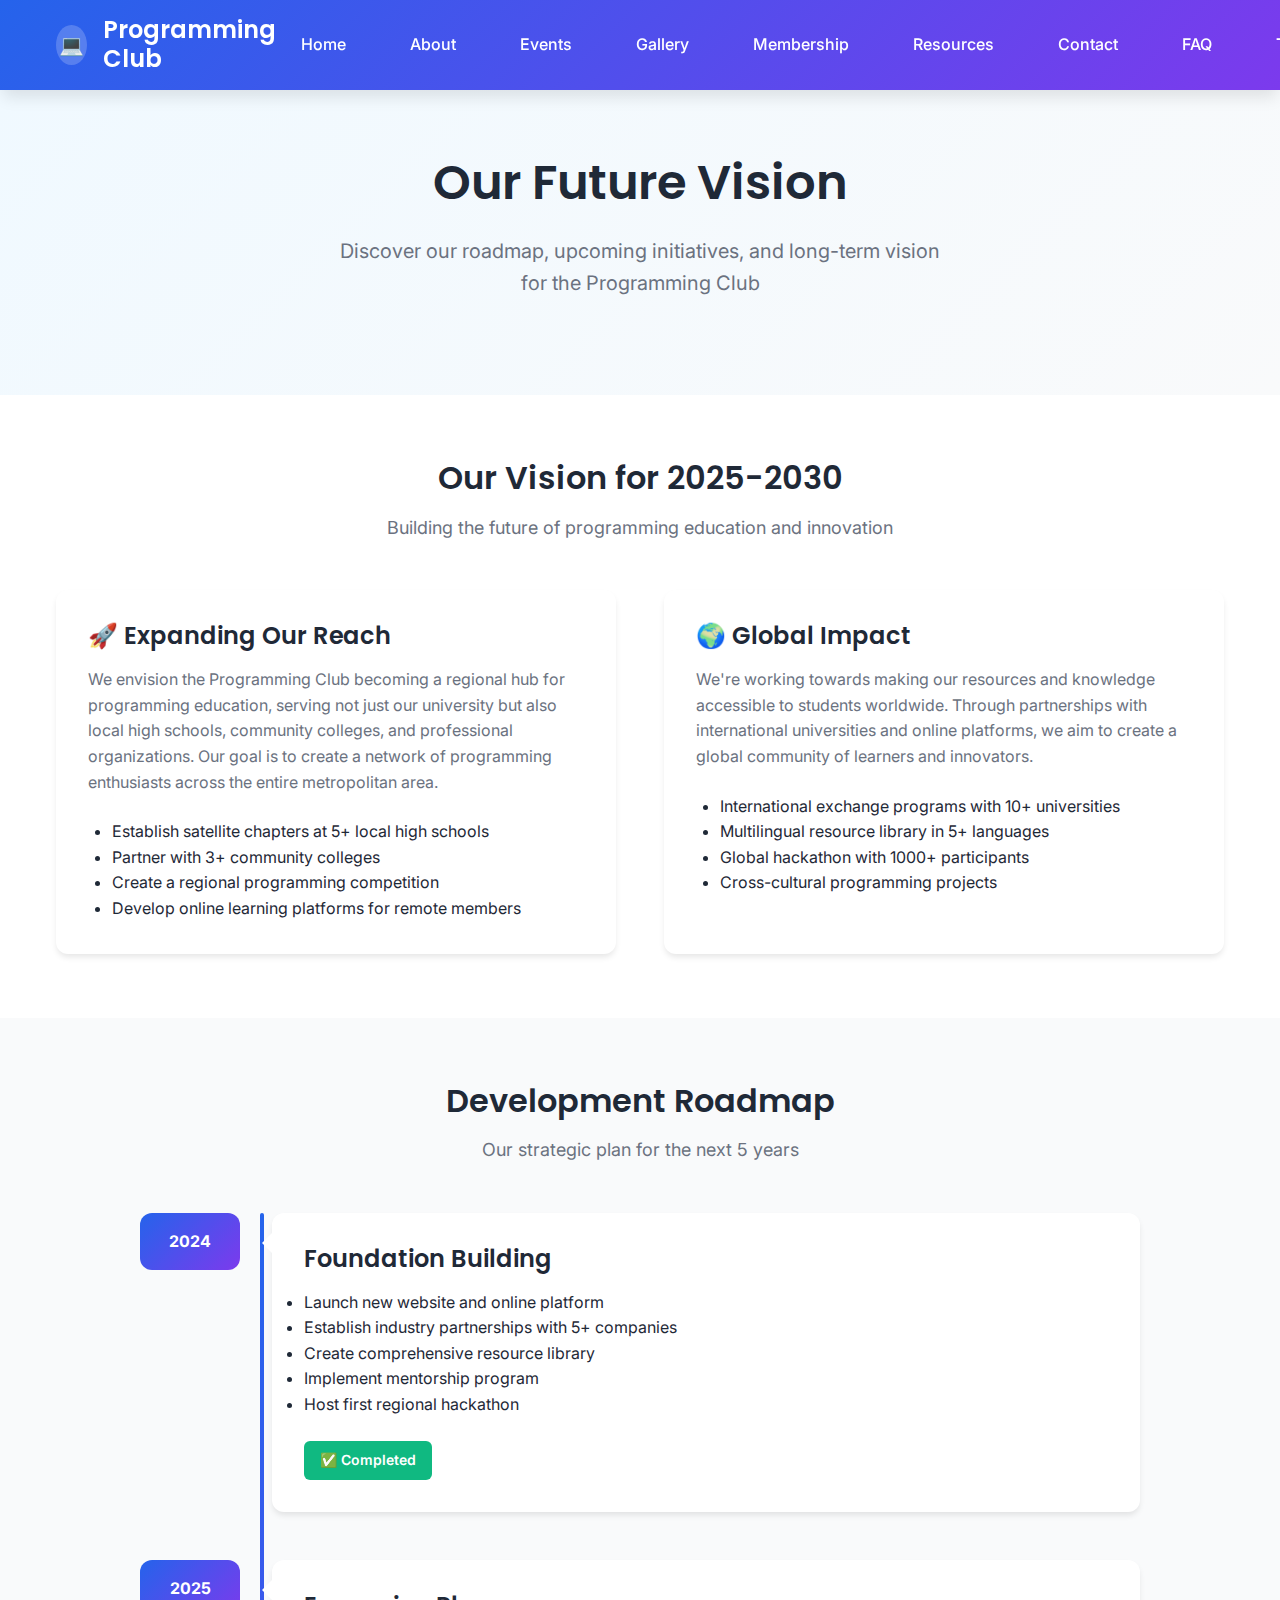
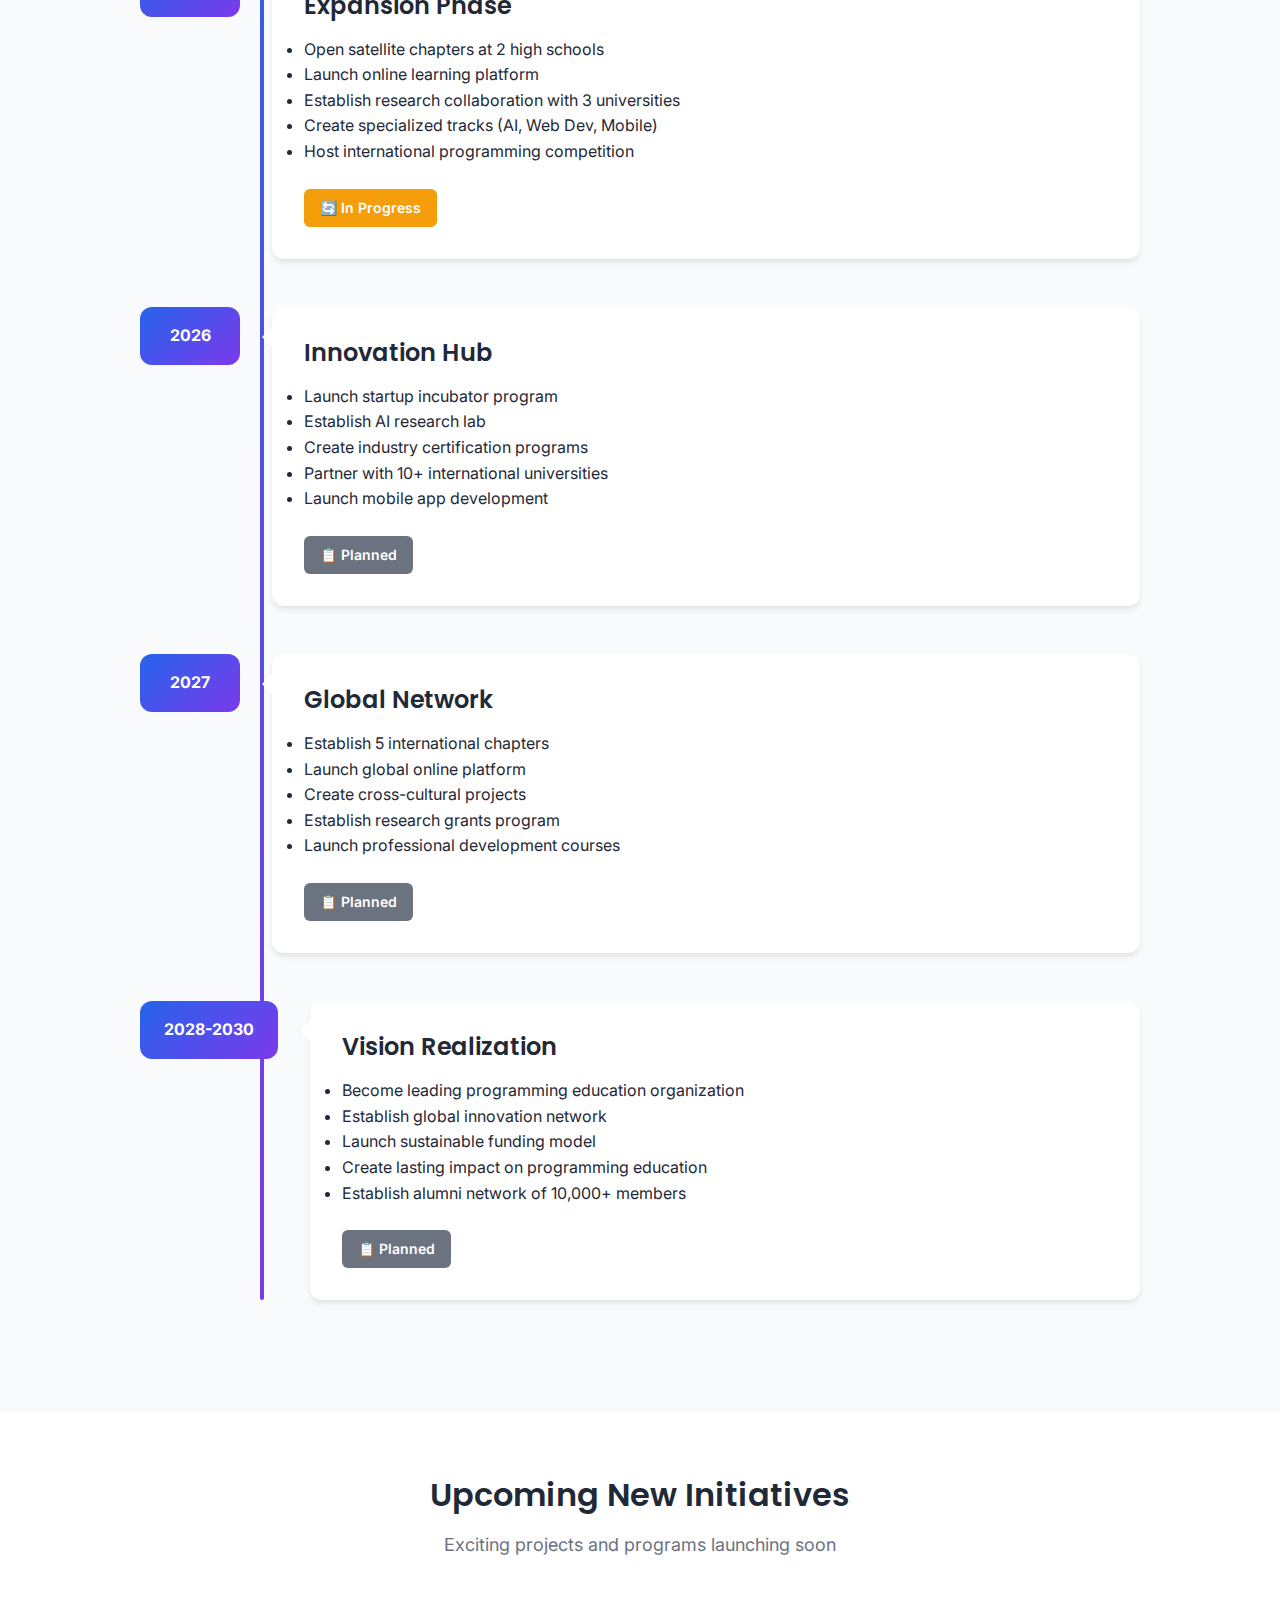
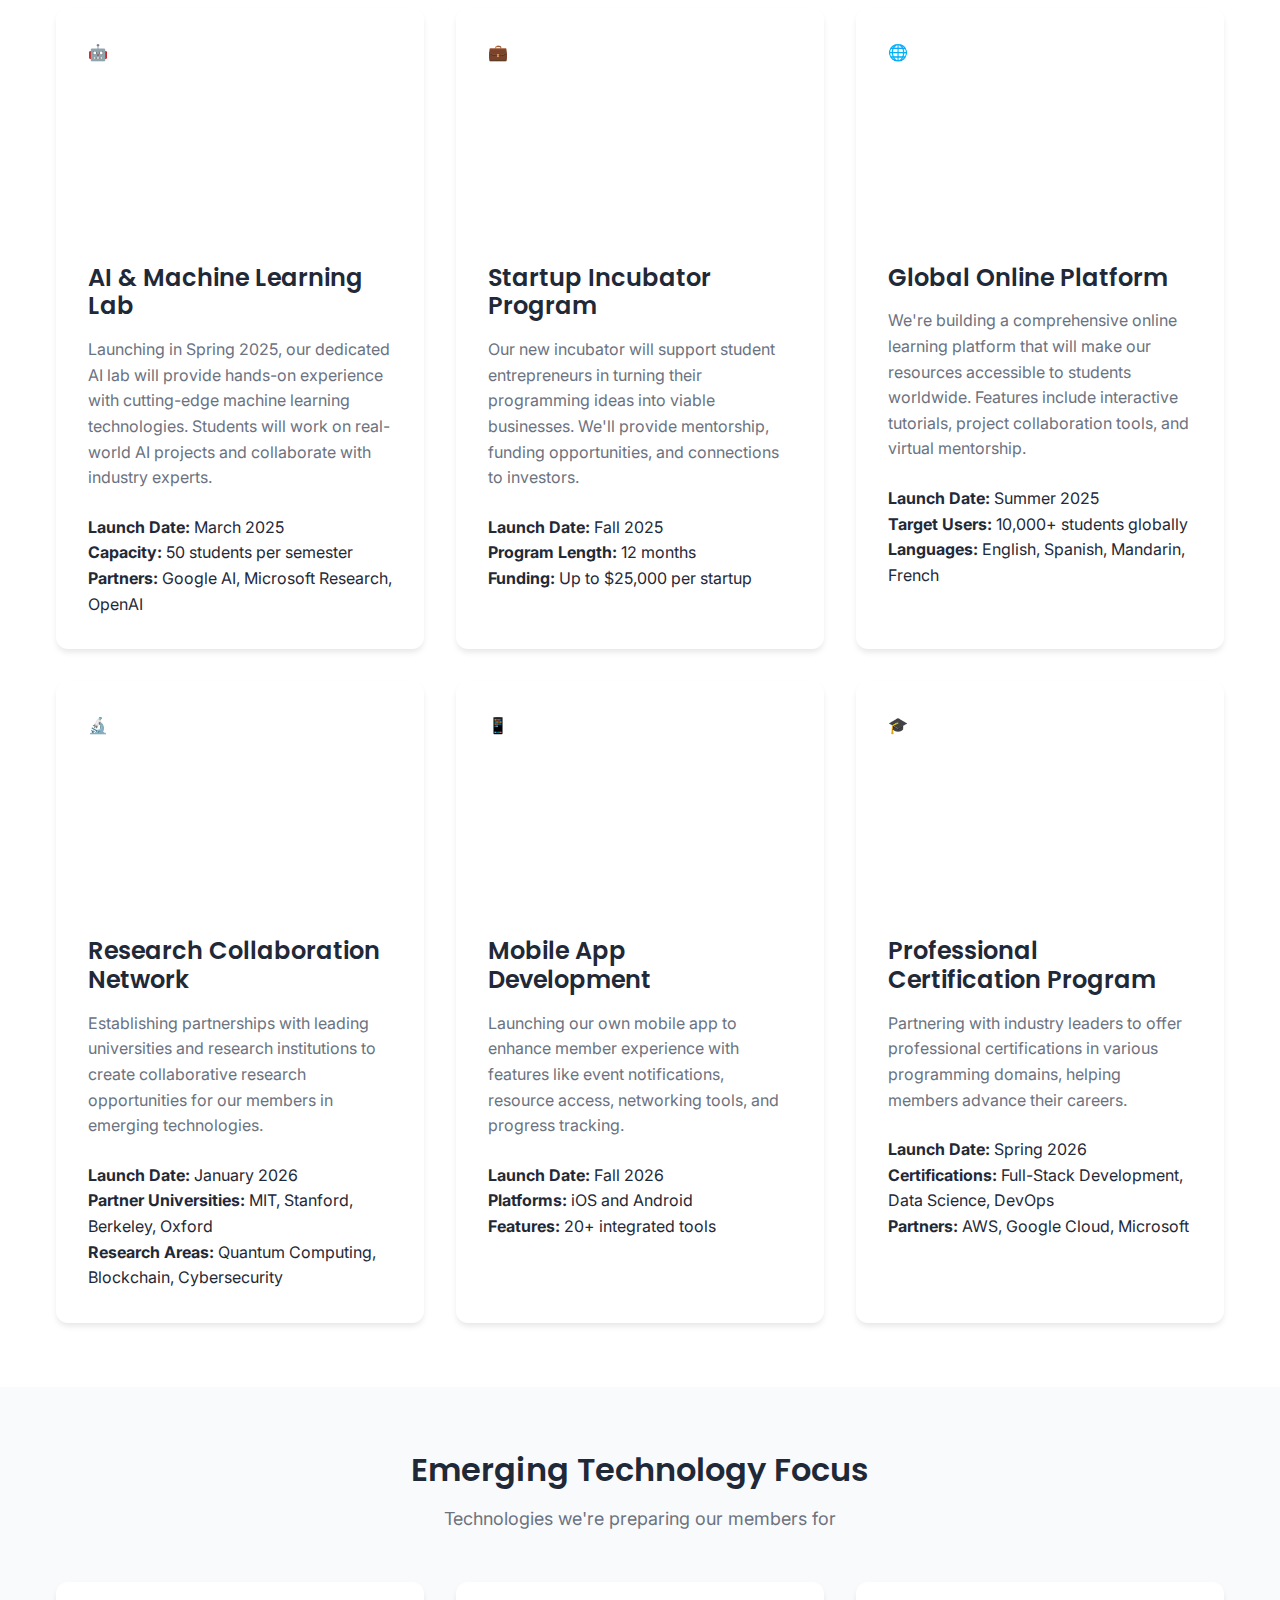
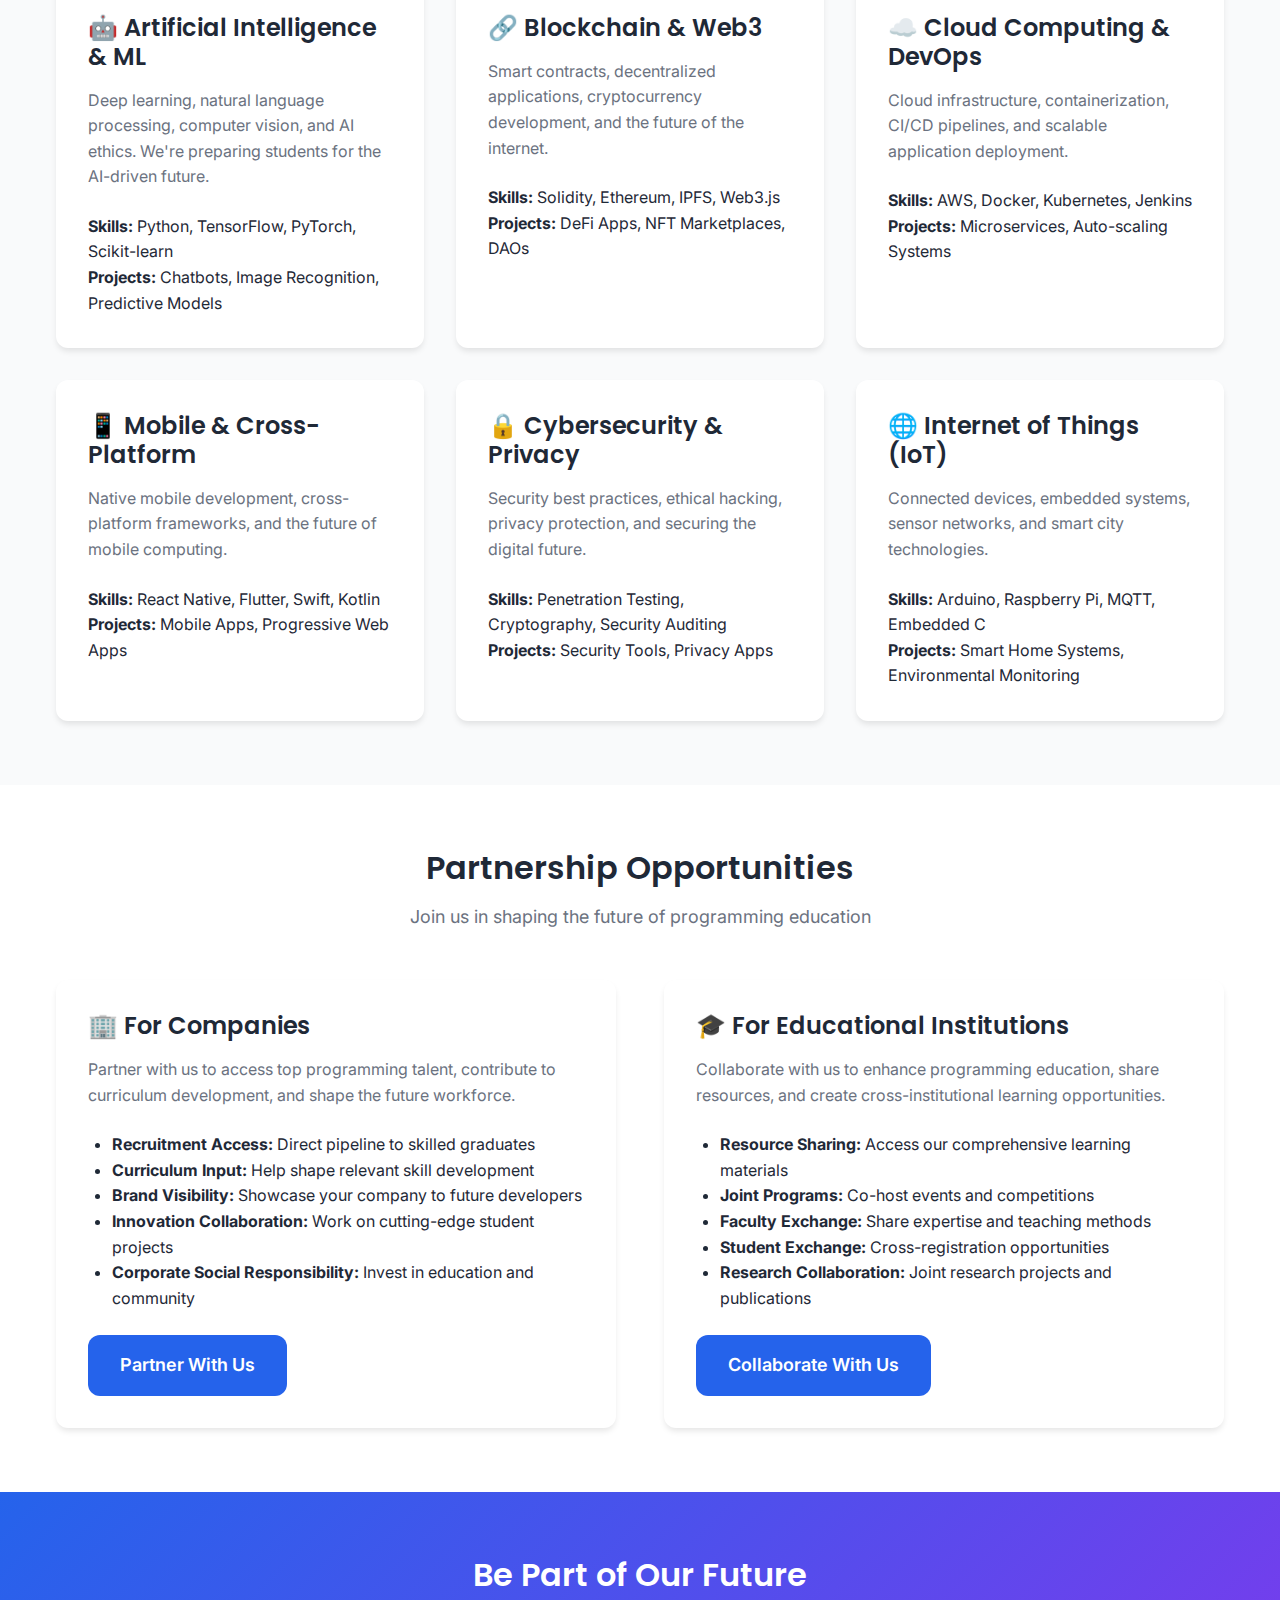
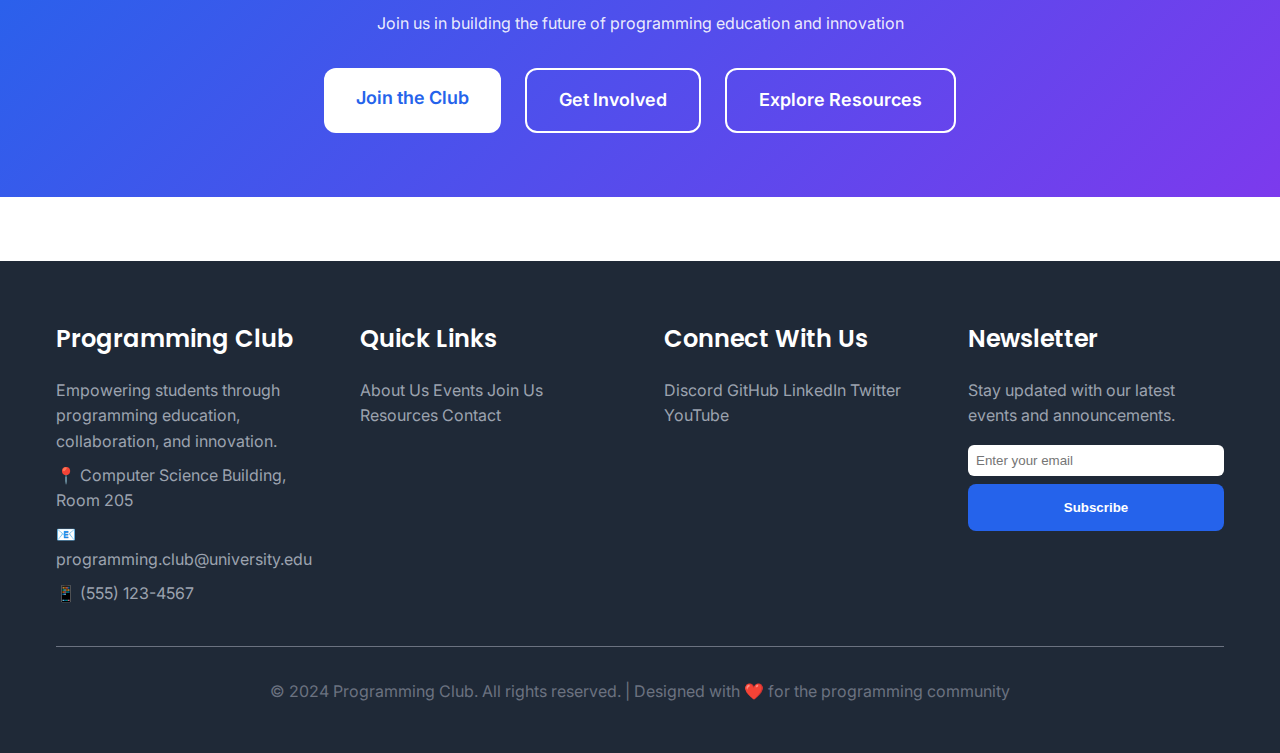
<file: future.html>
<!DOCTYPE html>
<html lang="en">
<head>
    <meta charset="UTF-8">
    <meta name="viewport" content="width=device-width, initial-scale=1.0">
    <meta name="description" content="Programming Club Future - Our roadmap, upcoming initiatives, and long-term vision">
    <meta name="keywords" content="future plans, roadmap, vision, upcoming initiatives, programming club">
    <title>Future - Programming Club</title>
    
    <!-- CSS -->
    <link rel="stylesheet" href="css/style.css">
    
    <!-- Favicon -->
    <link rel="icon" type="image/x-icon" href="images/favicon.ico">
</head>
<body>
    <!-- Header -->
    <header class="header">
        <div class="container">
            <div class="header-content">
                <div class="logo">
                    <div class="logo-icon">💻</div>
                    <h1>Programming Club</h1>
                </div>
                
                <nav class="nav">
                    <a href="index.html" class="nav-link">Home</a>
                    <a href="about.html" class="nav-link">About</a>
                    <a href="events.html" class="nav-link">Events</a>
                    <a href="gallery.html" class="nav-link">Gallery</a>
                    <a href="membership.html" class="nav-link">Membership</a>
                    <a href="resources.html" class="nav-link">Resources</a>
                    <a href="contact.html" class="nav-link">Contact</a>
                    <a href="faq.html" class="nav-link">FAQ</a>
                    <a href="testimonials.html" class="nav-link">Testimonials</a>
                    <a href="future.html" class="nav-link">Future</a>
                </nav>
                
                <button class="nav-toggle" aria-label="Toggle navigation">☰</button>
            </div>
        </div>
    </header>

    <!-- Hero Section -->
    <section class="hero">
        <div class="container">
            <div class="hero-content">
                <h1>Our Future Vision</h1>
                <p>Discover our roadmap, upcoming initiatives, and long-term vision for the Programming Club</p>
            </div>
        </div>
    </section>

    <!-- Vision Statement Section -->
    <section class="section">
        <div class="container">
            <div class="section-title">
                <h2>Our Vision for 2025-2030</h2>
                <p>Building the future of programming education and innovation</p>
            </div>
            
            <div class="card-grid" style="grid-template-columns: 1fr 1fr; gap: var(--spacing-xl);">
                <div class="card">
                    <h3>🚀 Expanding Our Reach</h3>
                    <p>We envision the Programming Club becoming a regional hub for programming education, serving not just our university but also local high schools, community colleges, and professional organizations. Our goal is to create a network of programming enthusiasts across the entire metropolitan area.</p>
                    <ul style="margin-top: var(--spacing-md); padding-left: var(--spacing-md);">
                        <li>Establish satellite chapters at 5+ local high schools</li>
                        <li>Partner with 3+ community colleges</li>
                        <li>Create a regional programming competition</li>
                        <li>Develop online learning platforms for remote members</li>
                    </ul>
                </div>
                
                <div class="card">
                    <h3>🌍 Global Impact</h3>
                    <p>We're working towards making our resources and knowledge accessible to students worldwide. Through partnerships with international universities and online platforms, we aim to create a global community of learners and innovators.</p>
                    <ul style="margin-top: var(--spacing-md); padding-left: var(--spacing-md);">
                        <li>International exchange programs with 10+ universities</li>
                        <li>Multilingual resource library in 5+ languages</li>
                        <li>Global hackathon with 1000+ participants</li>
                        <li>Cross-cultural programming projects</li>
                    </ul>
                </div>
            </div>
        </div>
    </section>

    <!-- Roadmap Section -->
    <section class="section" style="background-color: var(--bg-secondary);">
        <div class="container">
            <div class="section-title">
                <h2>Development Roadmap</h2>
                <p>Our strategic plan for the next 5 years</p>
            </div>
            
            <div class="roadmap-container">
                <div class="roadmap-item">
                    <div class="roadmap-year">2024</div>
                    <div class="roadmap-content">
                        <h3>Foundation Building</h3>
                        <ul>
                            <li>Launch new website and online platform</li>
                            <li>Establish industry partnerships with 5+ companies</li>
                            <li>Create comprehensive resource library</li>
                            <li>Implement mentorship program</li>
                            <li>Host first regional hackathon</li>
                        </ul>
                        <div class="roadmap-status completed">✅ Completed</div>
                    </div>
                </div>
                
                <div class="roadmap-item">
                    <div class="roadmap-year">2025</div>
                    <div class="roadmap-content">
                        <h3>Expansion Phase</h3>
                        <ul>
                            <li>Open satellite chapters at 2 high schools</li>
                            <li>Launch online learning platform</li>
                            <li>Establish research collaboration with 3 universities</li>
                            <li>Create specialized tracks (AI, Web Dev, Mobile)</li>
                            <li>Host international programming competition</li>
                        </ul>
                        <div class="roadmap-status in-progress">🔄 In Progress</div>
                    </div>
                </div>
                
                <div class="roadmap-item">
                    <div class="roadmap-year">2026</div>
                    <div class="roadmap-content">
                        <h3>Innovation Hub</h3>
                        <ul>
                            <li>Launch startup incubator program</li>
                            <li>Establish AI research lab</li>
                            <li>Create industry certification programs</li>
                            <li>Partner with 10+ international universities</li>
                            <li>Launch mobile app development</li>
                        </ul>
                        <div class="roadmap-status planned">📋 Planned</div>
                    </div>
                </div>
                
                <div class="roadmap-item">
                    <div class="roadmap-year">2027</div>
                    <div class="roadmap-content">
                        <h3>Global Network</h3>
                        <ul>
                            <li>Establish 5 international chapters</li>
                            <li>Launch global online platform</li>
                            <li>Create cross-cultural projects</li>
                            <li>Establish research grants program</li>
                            <li>Launch professional development courses</li>
                        </ul>
                        <div class="roadmap-status planned">📋 Planned</div>
                    </div>
                </div>
                
                <div class="roadmap-item">
                    <div class="roadmap-year">2028-2030</div>
                    <div class="roadmap-content">
                        <h3>Vision Realization</h3>
                        <ul>
                            <li>Become leading programming education organization</li>
                            <li>Establish global innovation network</li>
                            <li>Launch sustainable funding model</li>
                            <li>Create lasting impact on programming education</li>
                            <li>Establish alumni network of 10,000+ members</li>
                        </ul>
                        <div class="roadmap-status planned">📋 Planned</div>
                    </div>
                </div>
            </div>
        </div>
    </section>

    <!-- New Initiatives Section -->
    <section class="section">
        <div class="container">
            <div class="section-title">
                <h2>Upcoming New Initiatives</h2>
                <p>Exciting projects and programs launching soon</p>
            </div>
            
            <div class="card-grid">
                <div class="card">
                    <div class="card-image">🤖</div>
                    <h3>AI & Machine Learning Lab</h3>
                    <p>Launching in Spring 2025, our dedicated AI lab will provide hands-on experience with cutting-edge machine learning technologies. Students will work on real-world AI projects and collaborate with industry experts.</p>
                    <div style="margin-top: var(--spacing-md);">
                        <strong>Launch Date:</strong> March 2025<br>
                        <strong>Capacity:</strong> 50 students per semester<br>
                        <strong>Partners:</strong> Google AI, Microsoft Research, OpenAI
                    </div>
                </div>
                
                <div class="card">
                    <div class="card-image">💼</div>
                    <h3>Startup Incubator Program</h3>
                    <p>Our new incubator will support student entrepreneurs in turning their programming ideas into viable businesses. We'll provide mentorship, funding opportunities, and connections to investors.</p>
                    <div style="margin-top: var(--spacing-md);">
                        <strong>Launch Date:</strong> Fall 2025<br>
                        <strong>Program Length:</strong> 12 months<br>
                        <strong>Funding:</strong> Up to $25,000 per startup
                    </div>
                </div>
                
                <div class="card">
                    <div class="card-image">🌐</div>
                    <h3>Global Online Platform</h3>
                    <p>We're building a comprehensive online learning platform that will make our resources accessible to students worldwide. Features include interactive tutorials, project collaboration tools, and virtual mentorship.</p>
                    <div style="margin-top: var(--spacing-md);">
                        <strong>Launch Date:</strong> Summer 2025<br>
                        <strong>Target Users:</strong> 10,000+ students globally<br>
                        <strong>Languages:</strong> English, Spanish, Mandarin, French
                    </div>
                </div>
                
                <div class="card">
                    <div class="card-image">🔬</div>
                    <h3>Research Collaboration Network</h3>
                    <p>Establishing partnerships with leading universities and research institutions to create collaborative research opportunities for our members in emerging technologies.</p>
                    <div style="margin-top: var(--spacing-md);">
                        <strong>Launch Date:</strong> January 2026<br>
                        <strong>Partner Universities:</strong> MIT, Stanford, Berkeley, Oxford<br>
                        <strong>Research Areas:</strong> Quantum Computing, Blockchain, Cybersecurity
                    </div>
                </div>
                
                <div class="card">
                    <div class="card-image">📱</div>
                    <h3>Mobile App Development</h3>
                    <p>Launching our own mobile app to enhance member experience with features like event notifications, resource access, networking tools, and progress tracking.</p>
                    <div style="margin-top: var(--spacing-md);">
                        <strong>Launch Date:</strong> Fall 2026<br>
                        <strong>Platforms:</strong> iOS and Android<br>
                        <strong>Features:</strong> 20+ integrated tools
                    </div>
                </div>
                
                <div class="card">
                    <div class="card-image">🎓</div>
                    <h3>Professional Certification Program</h3>
                    <p>Partnering with industry leaders to offer professional certifications in various programming domains, helping members advance their careers.</p>
                    <div style="margin-top: var(--spacing-md);">
                        <strong>Launch Date:</strong> Spring 2026<br>
                        <strong>Certifications:</strong> Full-Stack Development, Data Science, DevOps<br>
                        <strong>Partners:</strong> AWS, Google Cloud, Microsoft
                    </div>
                </div>
            </div>
        </div>
    </section>

    <!-- Technology Trends Section -->
    <section class="section" style="background-color: var(--bg-secondary);">
        <div class="container">
            <div class="section-title">
                <h2>Emerging Technology Focus</h2>
                <p>Technologies we're preparing our members for</p>
            </div>
            
            <div class="card-grid" style="grid-template-columns: repeat(auto-fit, minmax(300px, 1fr));">
                <div class="card">
                    <h3>🤖 Artificial Intelligence & ML</h3>
                    <p>Deep learning, natural language processing, computer vision, and AI ethics. We're preparing students for the AI-driven future.</p>
                    <div style="margin-top: var(--spacing-md);">
                        <strong>Skills:</strong> Python, TensorFlow, PyTorch, Scikit-learn<br>
                        <strong>Projects:</strong> Chatbots, Image Recognition, Predictive Models
                    </div>
                </div>
                
                <div class="card">
                    <h3>🔗 Blockchain & Web3</h3>
                    <p>Smart contracts, decentralized applications, cryptocurrency development, and the future of the internet.</p>
                    <div style="margin-top: var(--spacing-md);">
                        <strong>Skills:</strong> Solidity, Ethereum, IPFS, Web3.js<br>
                        <strong>Projects:</strong> DeFi Apps, NFT Marketplaces, DAOs
                    </div>
                </div>
                
                <div class="card">
                    <h3>☁️ Cloud Computing & DevOps</h3>
                    <p>Cloud infrastructure, containerization, CI/CD pipelines, and scalable application deployment.</p>
                    <div style="margin-top: var(--spacing-md);">
                        <strong>Skills:</strong> AWS, Docker, Kubernetes, Jenkins<br>
                        <strong>Projects:</strong> Microservices, Auto-scaling Systems
                    </div>
                </div>
                
                <div class="card">
                    <h3>📱 Mobile & Cross-Platform</h3>
                    <p>Native mobile development, cross-platform frameworks, and the future of mobile computing.</p>
                    <div style="margin-top: var(--spacing-md);">
                        <strong>Skills:</strong> React Native, Flutter, Swift, Kotlin<br>
                        <strong>Projects:</strong> Mobile Apps, Progressive Web Apps
                    </div>
                </div>
                
                <div class="card">
                    <h3>🔒 Cybersecurity & Privacy</h3>
                    <p>Security best practices, ethical hacking, privacy protection, and securing the digital future.</p>
                    <div style="margin-top: var(--spacing-md);">
                        <strong>Skills:</strong> Penetration Testing, Cryptography, Security Auditing<br>
                        <strong>Projects:</strong> Security Tools, Privacy Apps
                    </div>
                </div>
                
                <div class="card">
                    <h3>🌐 Internet of Things (IoT)</h3>
                    <p>Connected devices, embedded systems, sensor networks, and smart city technologies.</p>
                    <div style="margin-top: var(--spacing-md);">
                        <strong>Skills:</strong> Arduino, Raspberry Pi, MQTT, Embedded C<br>
                        <strong>Projects:</strong> Smart Home Systems, Environmental Monitoring
                    </div>
                </div>
            </div>
        </div>
    </section>

    <!-- Partnership Opportunities Section -->
    <section class="section">
        <div class="container">
            <div class="section-title">
                <h2>Partnership Opportunities</h2>
                <p>Join us in shaping the future of programming education</p>
            </div>
            
            <div class="card-grid" style="grid-template-columns: 1fr 1fr; gap: var(--spacing-xl);">
                <div class="card">
                    <h3>🏢 For Companies</h3>
                    <p>Partner with us to access top programming talent, contribute to curriculum development, and shape the future workforce.</p>
                    <ul style="margin-top: var(--spacing-md); padding-left: var(--spacing-md);">
                        <li><strong>Recruitment Access:</strong> Direct pipeline to skilled graduates</li>
                        <li><strong>Curriculum Input:</strong> Help shape relevant skill development</li>
                        <li><strong>Brand Visibility:</strong> Showcase your company to future developers</li>
                        <li><strong>Innovation Collaboration:</strong> Work on cutting-edge student projects</li>
                        <li><strong>Corporate Social Responsibility:</strong> Invest in education and community</li>
                    </ul>
                    <a href="contact.html" class="cta-button" style="margin-top: var(--spacing-md);">Partner With Us</a>
                </div>
                
                <div class="card">
                    <h3>🎓 For Educational Institutions</h3>
                    <p>Collaborate with us to enhance programming education, share resources, and create cross-institutional learning opportunities.</p>
                    <ul style="margin-top: var(--spacing-md); padding-left: var(--spacing-md);">
                        <li><strong>Resource Sharing:</strong> Access our comprehensive learning materials</li>
                        <li><strong>Joint Programs:</strong> Co-host events and competitions</li>
                        <li><strong>Faculty Exchange:</strong> Share expertise and teaching methods</li>
                        <li><strong>Student Exchange:</strong> Cross-registration opportunities</li>
                        <li><strong>Research Collaboration:</strong> Joint research projects and publications</li>
                    </ul>
                    <a href="contact.html" class="cta-button" style="margin-top: var(--spacing-md);">Collaborate With Us</a>
                </div>
            </div>
        </div>
    </section>

    <!-- Call to Action Section -->
    <section class="section" style="background: linear-gradient(135deg, var(--primary-color), var(--secondary-color)); color: white;">
        <div class="container text-center">
            <h2>Be Part of Our Future</h2>
            <p style="color: rgba(255, 255, 255, 0.9); margin-bottom: var(--spacing-lg);">Join us in building the future of programming education and innovation</p>
            <div style="display: flex; gap: var(--spacing-md); justify-content: center; flex-wrap: wrap;">
                <a href="membership.html" class="cta-button" style="background: white; color: var(--primary-color);">Join the Club</a>
                <a href="contact.html" class="cta-button" style="background: transparent; border: 2px solid white;">Get Involved</a>
                <a href="resources.html" class="cta-button" style="background: transparent; border: 2px solid white;">Explore Resources</a>
            </div>
        </div>
    </section>

    <!-- Footer -->
    <footer class="footer">
        <div class="container">
            <div class="footer-content">
                <div class="footer-section">
                    <h3>Programming Club</h3>
                    <p>Empowering students through programming education, collaboration, and innovation.</p>
                    <p>📍 Computer Science Building, Room 205</p>
                    <p>📧 programming.club@university.edu</p>
                    <p>📱 (555) 123-4567</p>
                </div>
                
                <div class="footer-section">
                    <h3>Quick Links</h3>
                    <a href="about.html">About Us</a>
                    <a href="events.html">Events</a>
                    <a href="membership.html">Join Us</a>
                    <a href="resources.html">Resources</a>
                    <a href="contact.html">Contact</a>
                </div>
                
                <div class="footer-section">
                    <h3>Connect With Us</h3>
                    <a href="#" target="_blank">Discord</a>
                    <a href="#" target="_blank">GitHub</a>
                    <a href="#" target="_blank">LinkedIn</a>
                    <a href="#" target="_blank">Twitter</a>
                    <a href="#" target="_blank">YouTube</a>
                </div>
                
                <div class="footer-section">
                    <h3>Newsletter</h3>
                    <p>Stay updated with our latest events and announcements.</p>
                    <form style="margin-top: var(--spacing-sm);">
                        <input type="email" placeholder="Enter your email" style="width: 100%; padding: var(--spacing-xs); border-radius: var(--radius-sm); border: none; margin-bottom: var(--spacing-xs);">
                        <button type="submit" class="form-button" style="width: 100%;">Subscribe</button>
                    </form>
                </div>
            </div>
            
            <div class="footer-bottom">
                <p>&copy; 2024 Programming Club. All rights reserved. | Designed with ❤️ for the programming community</p>
            </div>
        </div>
    </footer>

    <!-- JavaScript -->
    <script src="js/main.js"></script>
    <script src="js/formValidation.js"></script>
    <script src="js/faq.js"></script>
    
    <style>
        /* Roadmap specific styles */
        .roadmap-container {
            position: relative;
            max-width: 1000px;
            margin: 0 auto;
        }
        
        .roadmap-container::before {
            content: '';
            position: absolute;
            left: 120px;
            top: 0;
            bottom: 0;
            width: 4px;
            background: linear-gradient(to bottom, var(--primary-color), var(--secondary-color));
            border-radius: 2px;
        }
        
        .roadmap-item {
            display: flex;
            align-items: flex-start;
            margin-bottom: var(--spacing-xl);
            position: relative;
        }
        
        .roadmap-year {
            background: linear-gradient(135deg, var(--primary-color), var(--secondary-color));
            color: white;
            padding: var(--spacing-sm) var(--spacing-md);
            border-radius: var(--radius-lg);
            font-weight: bold;
            min-width: 100px;
            text-align: center;
            margin-right: var(--spacing-lg);
            position: relative;
            z-index: 2;
        }
        
        .roadmap-content {
            background: white;
            padding: var(--spacing-lg);
            border-radius: var(--radius-lg);
            box-shadow: var(--shadow-md);
            flex: 1;
            position: relative;
        }
        
        .roadmap-content::before {
            content: '';
            position: absolute;
            left: -10px;
            top: 20px;
            width: 0;
            height: 0;
            border-top: 10px solid transparent;
            border-bottom: 10px solid transparent;
            border-right: 10px solid white;
        }
        
        .roadmap-status {
            display: inline-block;
            padding: var(--spacing-xs) var(--spacing-sm);
            border-radius: var(--radius-sm);
            font-size: 0.875rem;
            font-weight: 600;
            margin-top: var(--spacing-md);
        }
        
        .roadmap-status.completed {
            background-color: var(--success-color);
            color: white;
        }
        
        .roadmap-status.in-progress {
            background-color: var(--warning-color);
            color: white;
        }
        
        .roadmap-status.planned {
            background-color: var(--text-secondary);
            color: white;
        }
        
        @media (max-width: 768px) {
            .roadmap-container::before {
                left: 60px;
            }
            
            .roadmap-year {
                min-width: 80px;
                margin-right: var(--spacing-md);
            }
            
            .roadmap-content::before {
                left: -8px;
                top: 15px;
                border-top: 8px solid transparent;
                border-bottom: 8px solid transparent;
                border-right: 8px solid white;
            }
        }
    </style>
</body>
</html>
</file>
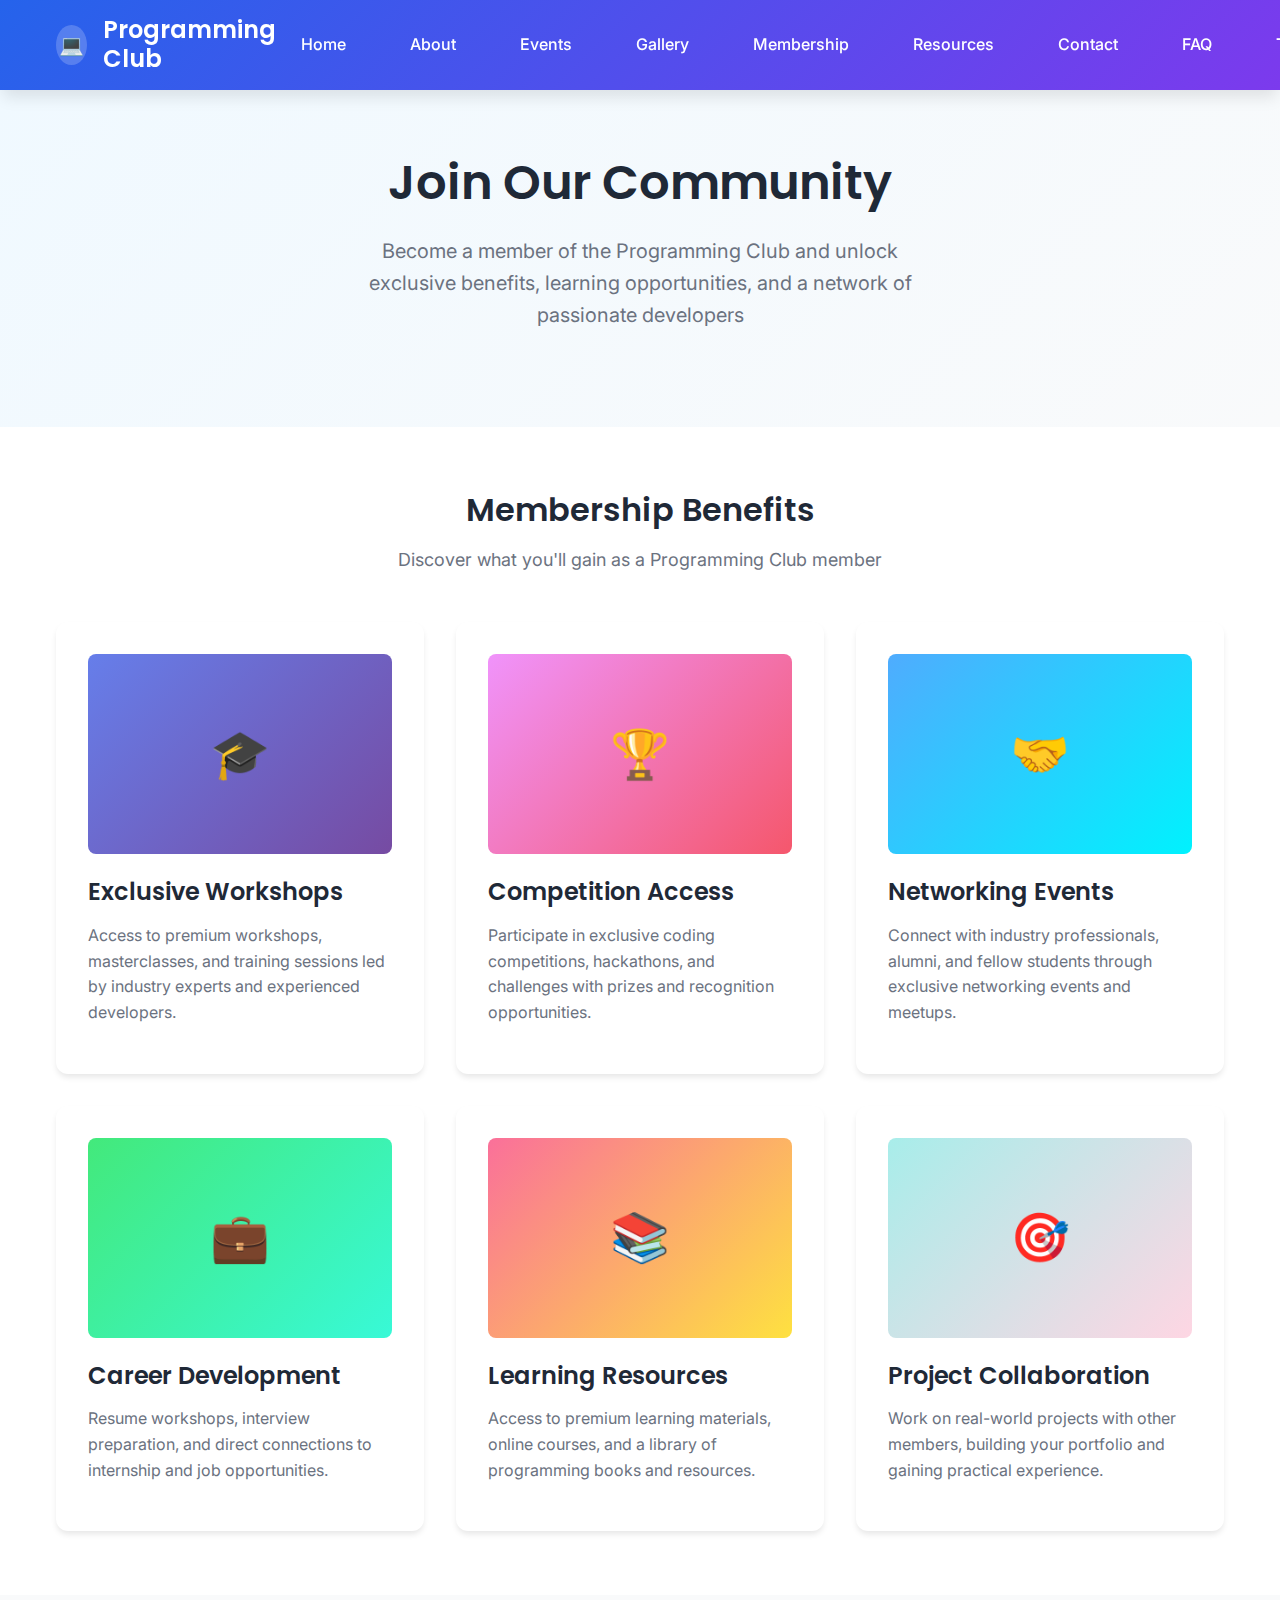
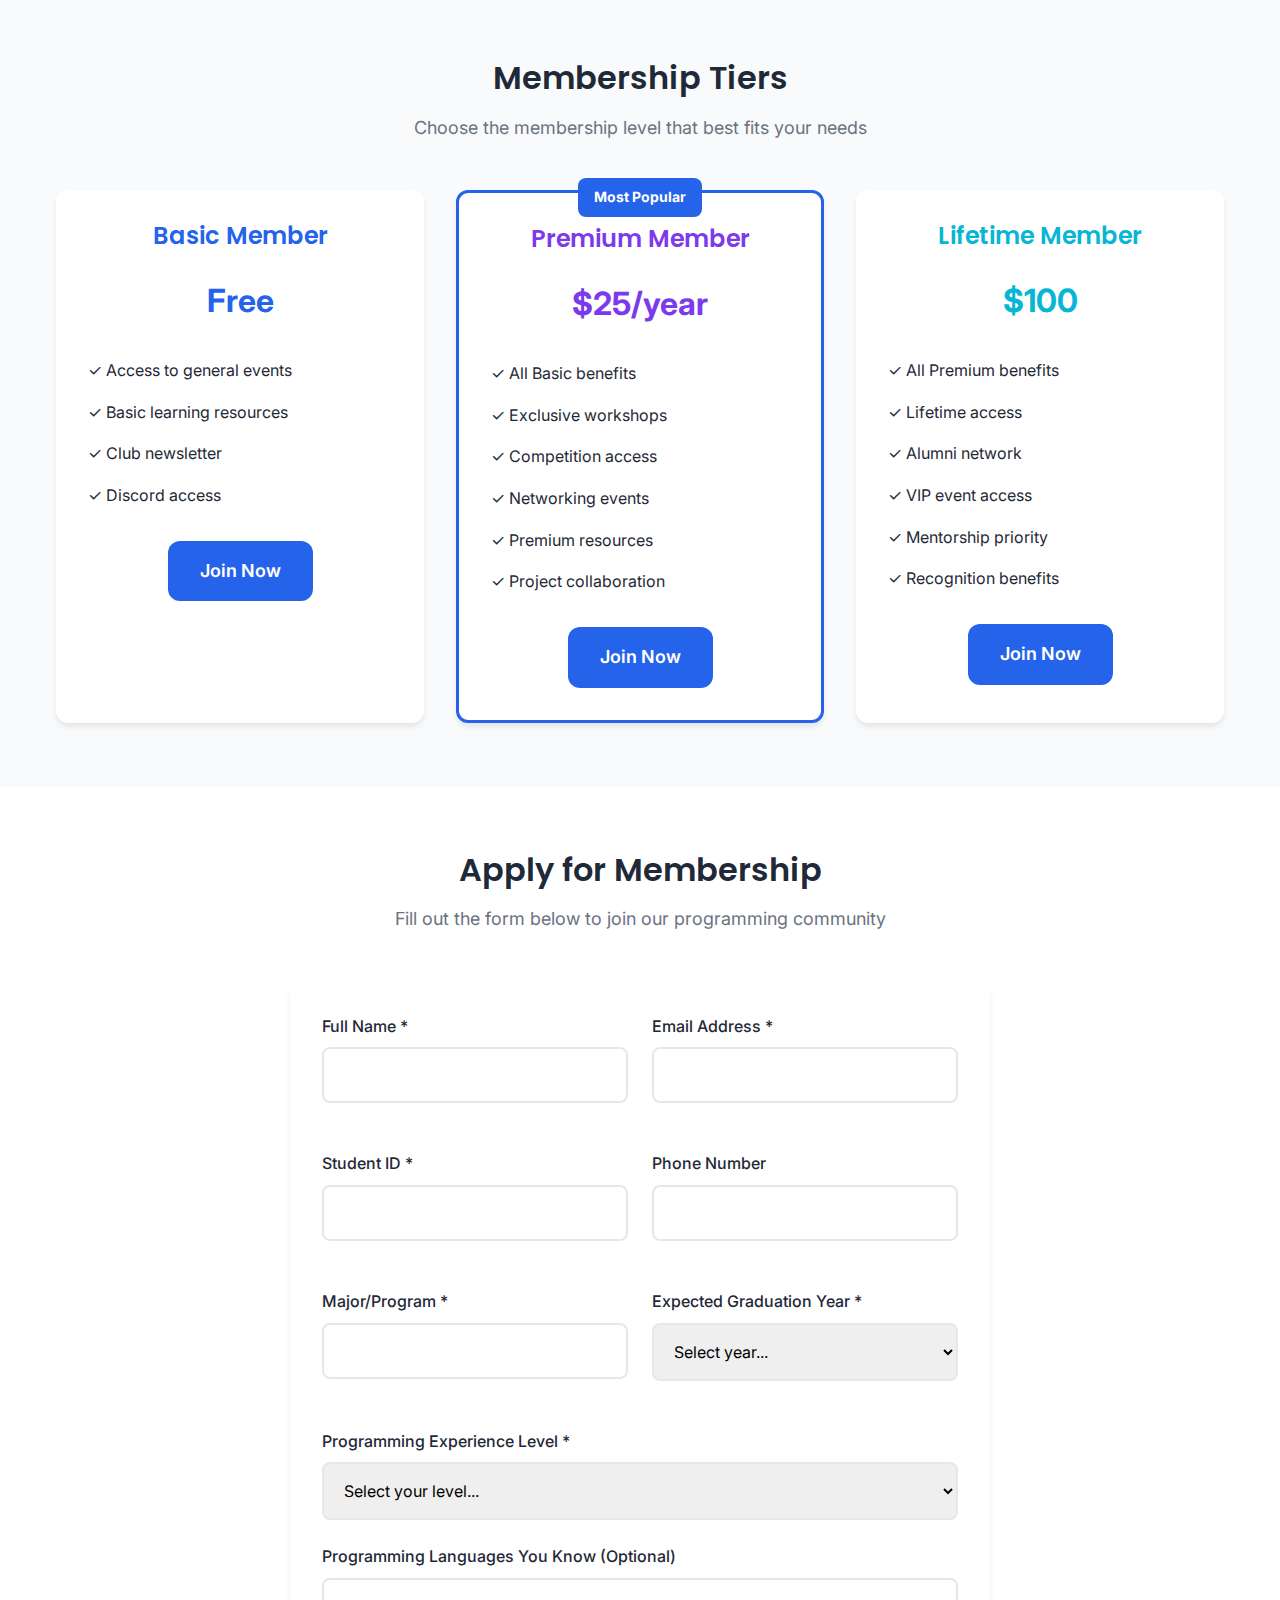
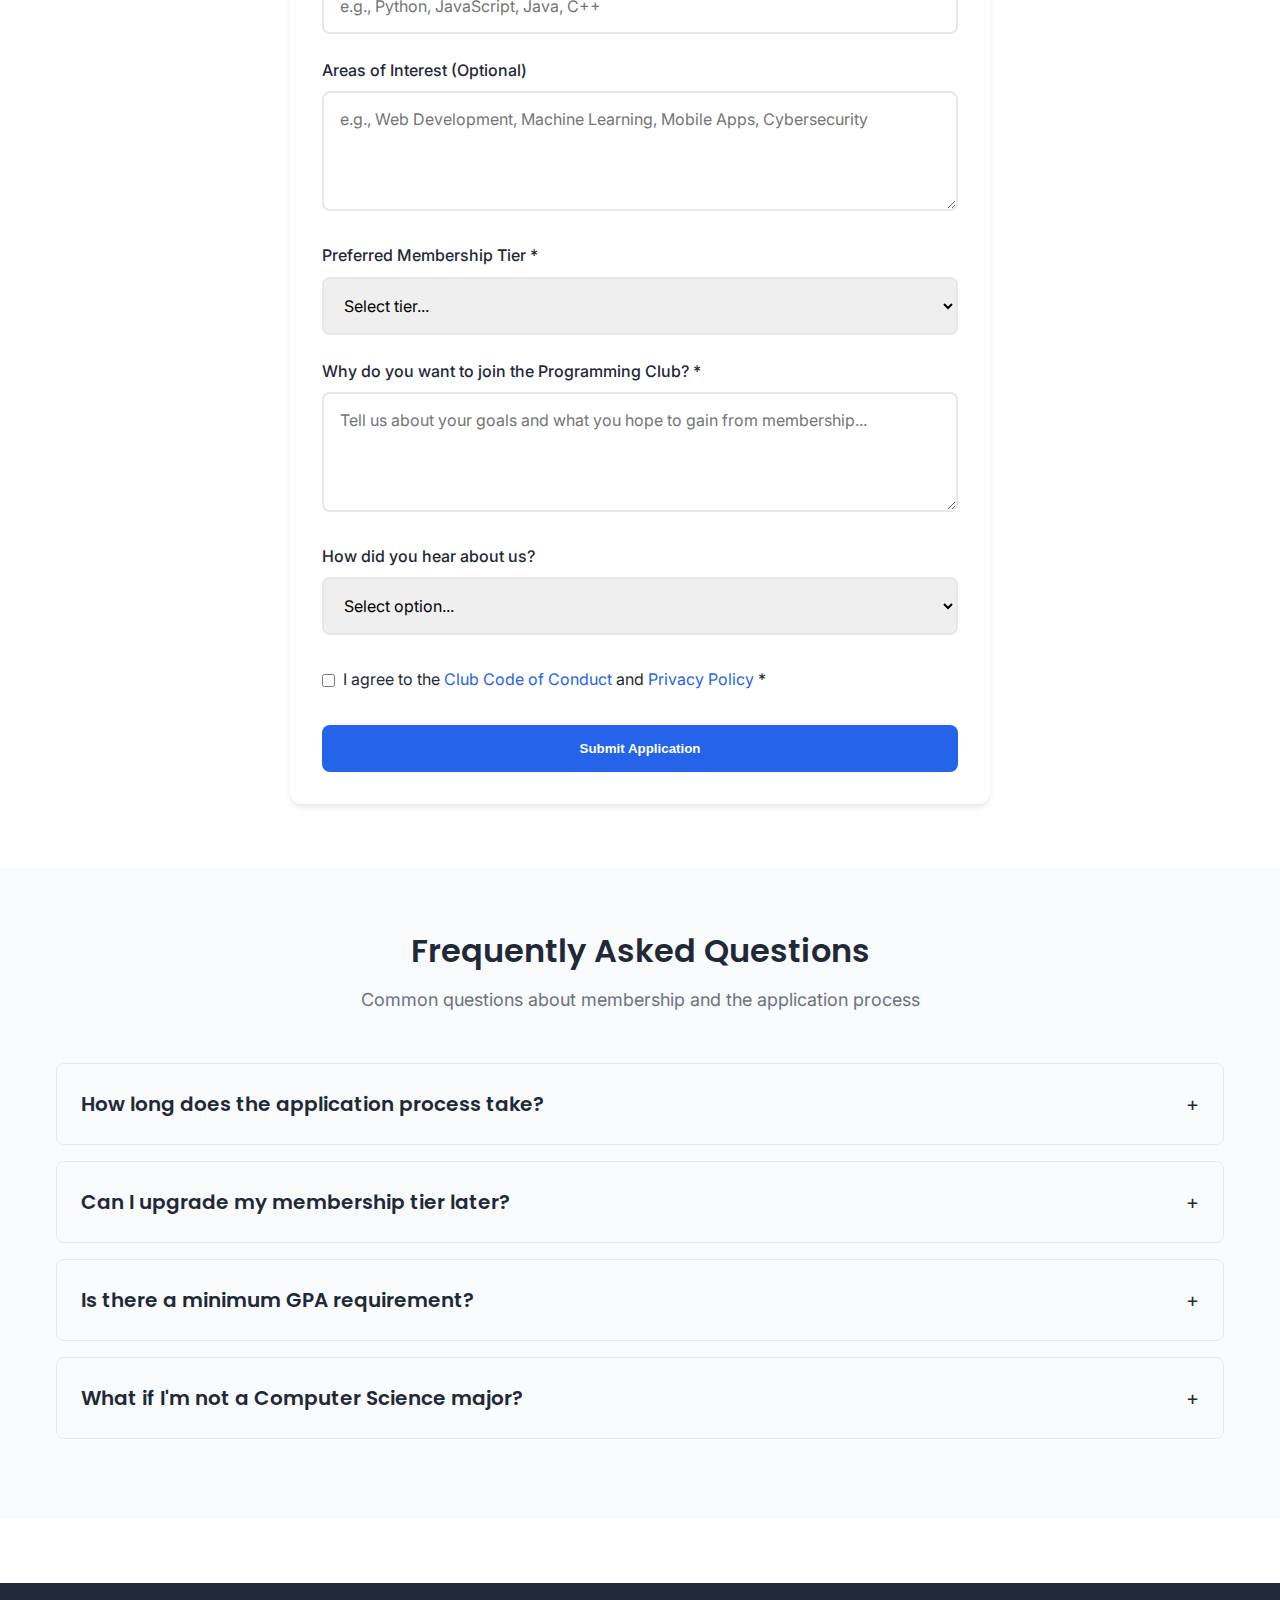
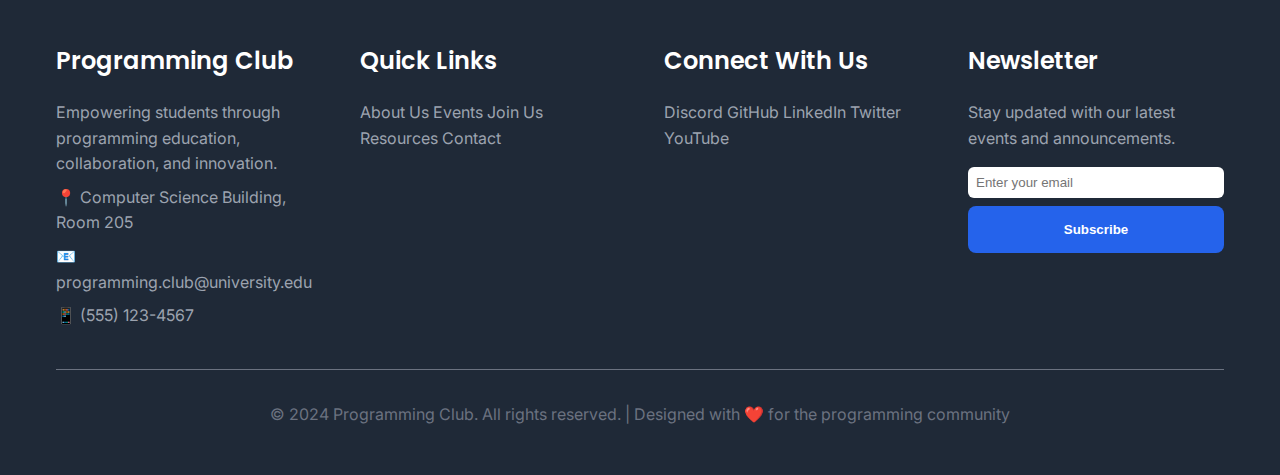
<file: membership.html>
<!DOCTYPE html>
<html lang="en">
<head>
    <meta charset="UTF-8">
    <meta name="viewport" content="width=device-width, initial-scale=1.0">
    <meta name="description" content="Join the Programming Club - Membership benefits and application form">
    <meta name="keywords" content="membership, join, benefits, application, programming club">
    <title>Membership - Programming Club</title>
    
    <!-- CSS -->
    <link rel="stylesheet" href="css/style.css">
    
    <!-- Favicon -->
    <link rel="icon" type="image/x-icon" href="images/favicon.ico">
</head>
<body>
    <!-- Header -->
    <header class="header">
        <div class="container">
            <div class="header-content">
                <div class="logo">
                    <div class="logo-icon">💻</div>
                    <h1>Programming Club</h1>
                </div>
                
                <nav class="nav">
                    <a href="index.html" class="nav-link">Home</a>
                    <a href="about.html" class="nav-link">About</a>
                    <a href="events.html" class="nav-link">Events</a>
                    <a href="gallery.html" class="nav-link">Gallery</a>
                    <a href="membership.html" class="nav-link">Membership</a>
                    <a href="resources.html" class="nav-link">Resources</a>
                    <a href="contact.html" class="nav-link">Contact</a>
                    <a href="faq.html" class="nav-link">FAQ</a>
                    <a href="testimonials.html" class="nav-link">Testimonials</a>
                    <a href="future.html" class="nav-link">Future</a>
                </nav>
                
                <button class="nav-toggle" aria-label="Toggle navigation">☰</button>
            </div>
        </div>
    </header>

    <!-- Hero Section -->
    <section class="hero">
        <div class="container">
            <div class="hero-content">
                <h1>Join Our Community</h1>
                <p>Become a member of the Programming Club and unlock exclusive benefits, learning opportunities, and a network of passionate developers</p>
            </div>
        </div>
    </section>

    <!-- Membership Benefits Section -->
    <section class="section">
        <div class="container">
            <div class="section-title">
                <h2>Membership Benefits</h2>
                <p>Discover what you'll gain as a Programming Club member</p>
            </div>
            
            <div class="card-grid">
                <div class="card">
                    <div class="card-image" style="background: linear-gradient(135deg, #667eea 0%, #764ba2 100%); display: flex; align-items: center; justify-content: center; color: white; font-size: 3rem;">🎓</div>
                    <h3>Exclusive Workshops</h3>
                    <p>Access to premium workshops, masterclasses, and training sessions led by industry experts and experienced developers.</p>
                </div>
                
                <div class="card">
                    <div class="card-image" style="background: linear-gradient(135deg, #f093fb 0%, #f5576c 100%); display: flex; align-items: center; justify-content: center; color: white; font-size: 3rem;">🏆</div>
                    <h3>Competition Access</h3>
                    <p>Participate in exclusive coding competitions, hackathons, and challenges with prizes and recognition opportunities.</p>
                </div>
                
                <div class="card">
                    <div class="card-image" style="background: linear-gradient(135deg, #4facfe 0%, #00f2fe 100%); display: flex; align-items: center; justify-content: center; color: white; font-size: 3rem;">🤝</div>
                    <h3>Networking Events</h3>
                    <p>Connect with industry professionals, alumni, and fellow students through exclusive networking events and meetups.</p>
                </div>
                
                <div class="card">
                    <div class="card-image" style="background: linear-gradient(135deg, #43e97b 0%, #38f9d7 100%); display: flex; align-items: center; justify-content: center; color: white; font-size: 3rem;">💼</div>
                    <h3>Career Development</h3>
                    <p>Resume workshops, interview preparation, and direct connections to internship and job opportunities.</p>
                </div>
                
                <div class="card">
                    <div class="card-image" style="background: linear-gradient(135deg, #fa709a 0%, #fee140 100%); display: flex; align-items: center; justify-content: center; color: white; font-size: 3rem;">📚</div>
                    <h3>Learning Resources</h3>
                    <p>Access to premium learning materials, online courses, and a library of programming books and resources.</p>
                </div>
                
                <div class="card">
                    <div class="card-image" style="background: linear-gradient(135deg, #a8edea 0%, #fed6e3 100%); display: flex; align-items: center; justify-content: center; color: white; font-size: 3rem;">🎯</div>
                    <h3>Project Collaboration</h3>
                    <p>Work on real-world projects with other members, building your portfolio and gaining practical experience.</p>
                </div>
            </div>
        </div>
    </section>

    <!-- Membership Tiers Section -->
    <section class="section" style="background-color: var(--bg-secondary);">
        <div class="container">
            <div class="section-title">
                <h2>Membership Tiers</h2>
                <p>Choose the membership level that best fits your needs</p>
            </div>
            
            <div class="card-grid" style="grid-template-columns: repeat(auto-fit, minmax(300px, 1fr));">
                <div class="card text-center">
                    <h3 style="color: var(--primary-color);">Basic Member</h3>
                    <div style="font-size: 2rem; font-weight: bold; color: var(--primary-color); margin: var(--spacing-md) 0;">Free</div>
                    <ul style="text-align: left; list-style: none; padding: 0; margin: var(--spacing-lg) 0;">
                        <li style="margin-bottom: var(--spacing-sm);">✓ Access to general events</li>
                        <li style="margin-bottom: var(--spacing-sm);">✓ Basic learning resources</li>
                        <li style="margin-bottom: var(--spacing-sm);">✓ Club newsletter</li>
                        <li style="margin-bottom: var(--spacing-sm);">✓ Discord access</li>
                    </ul>
                    <a href="#application" class="cta-button">Join Now</a>
                </div>
                
                <div class="card text-center" style="border: 3px solid var(--primary-color); position: relative;">
                    <div style="position: absolute; top: -15px; left: 50%; transform: translateX(-50%); background: var(--primary-color); color: white; padding: 8px 16px; border-radius: var(--radius-md); font-size: 0.875rem; font-weight: bold;">Most Popular</div>
                    <h3 style="color: var(--secondary-color);">Premium Member</h3>
                    <div style="font-size: 2rem; font-weight: bold; color: var(--secondary-color); margin: var(--spacing-md) 0;">$25/year</div>
                    <ul style="text-align: left; list-style: none; padding: 0; margin: var(--spacing-lg) 0;">
                        <li style="margin-bottom: var(--spacing-sm);">✓ All Basic benefits</li>
                        <li style="margin-bottom: var(--spacing-sm);">✓ Exclusive workshops</li>
                        <li style="margin-bottom: var(--spacing-sm);">✓ Competition access</li>
                        <li style="margin-bottom: var(--spacing-sm);">✓ Networking events</li>
                        <li style="margin-bottom: var(--spacing-sm);">✓ Premium resources</li>
                        <li style="margin-bottom: var(--spacing-sm);">✓ Project collaboration</li>
                    </ul>
                    <a href="#application" class="cta-button">Join Now</a>
                </div>
                
                <div class="card text-center">
                    <h3 style="color: var(--accent-color);">Lifetime Member</h3>
                    <div style="font-size: 2rem; font-weight: bold; color: var(--accent-color); margin: var(--spacing-md) 0;">$100</div>
                    <ul style="text-align: left; list-style: none; padding: 0; margin: var(--spacing-lg) 0;">
                        <li style="margin-bottom: var(--spacing-sm);">✓ All Premium benefits</li>
                        <li style="margin-bottom: var(--spacing-sm);">✓ Lifetime access</li>
                        <li style="margin-bottom: var(--spacing-sm);">✓ Alumni network</li>
                        <li style="margin-bottom: var(--spacing-sm);">✓ VIP event access</li>
                        <li style="margin-bottom: var(--spacing-sm);">✓ Mentorship priority</li>
                        <li style="margin-bottom: var(--spacing-sm);">✓ Recognition benefits</li>
                    </ul>
                    <a href="#application" class="cta-button">Join Now</a>
                </div>
            </div>
        </div>
    </section>

    <!-- Membership Application Section -->
    <section class="section" id="application">
        <div class="container">
            <div class="section-title">
                <h2>Apply for Membership</h2>
                <p>Fill out the form below to join our programming community</p>
            </div>
            
            <div class="card" style="max-width: 700px; margin: 0 auto;">
                <form id="membership-form">
                    <div style="display: grid; grid-template-columns: 1fr 1fr; gap: var(--spacing-md); margin-bottom: var(--spacing-md);">
                        <div class="form-group">
                            <label for="full-name" class="form-label">Full Name *</label>
                            <input type="text" id="full-name" class="form-input" required>
                        </div>
                        
                        <div class="form-group">
                            <label for="email" class="form-label">Email Address *</label>
                            <input type="email" id="email" class="form-input" required>
                        </div>
                    </div>
                    
                    <div style="display: grid; grid-template-columns: 1fr 1fr; gap: var(--spacing-md); margin-bottom: var(--spacing-md);">
                        <div class="form-group">
                            <label for="student-id" class="form-label">Student ID *</label>
                            <input type="text" id="student-id" class="form-input" required>
                        </div>
                        
                        <div class="form-group">
                            <label for="phone" class="form-label">Phone Number</label>
                            <input type="tel" id="phone" class="form-input">
                        </div>
                    </div>
                    
                    <div style="display: grid; grid-template-columns: 1fr 1fr; gap: var(--spacing-md); margin-bottom: var(--spacing-md);">
                        <div class="form-group">
                            <label for="major" class="form-label">Major/Program *</label>
                            <input type="text" id="major" class="form-input" required>
                        </div>
                        
                        <div class="form-group">
                            <label for="graduation-year" class="form-label">Expected Graduation Year *</label>
                            <select id="graduation-year" class="form-select" required>
                                <option value="">Select year...</option>
                                <option value="2024">2024</option>
                                <option value="2025">2025</option>
                                <option value="2026">2026</option>
                                <option value="2027">2027</option>
                                <option value="2028">2028</option>
                                <option value="2029">2029</option>
                                <option value="2030">2030</option>
                            </select>
                        </div>
                    </div>
                    
                    <div class="form-group">
                        <label for="programming-experience" class="form-label">Programming Experience Level *</label>
                        <select id="programming-experience" class="form-select" required>
                            <option value="">Select your level...</option>
                            <option value="beginner">Beginner (0-1 years)</option>
                            <option value="intermediate">Intermediate (1-3 years)</option>
                            <option value="advanced">Advanced (3+ years)</option>
                        </select>
                    </div>
                    
                    <div class="form-group">
                        <label for="programming-languages" class="form-label">Programming Languages You Know (Optional)</label>
                        <input type="text" id="programming-languages" class="form-input" placeholder="e.g., Python, JavaScript, Java, C++">
                    </div>
                    
                    <div class="form-group">
                        <label for="interests" class="form-label">Areas of Interest (Optional)</label>
                        <textarea id="interests" class="form-textarea" placeholder="e.g., Web Development, Machine Learning, Mobile Apps, Cybersecurity"></textarea>
                    </div>
                    
                    <div class="form-group">
                        <label for="membership-tier" class="form-label">Preferred Membership Tier *</label>
                        <select id="membership-tier" class="form-select" required>
                            <option value="">Select tier...</option>
                            <option value="basic">Basic Member (Free)</option>
                            <option value="premium">Premium Member ($25/year)</option>
                            <option value="lifetime">Lifetime Member ($100)</option>
                        </select>
                    </div>
                    
                    <div class="form-group">
                        <label for="motivation" class="form-label">Why do you want to join the Programming Club? *</label>
                        <textarea id="motivation" class="form-textarea" required placeholder="Tell us about your goals and what you hope to gain from membership..."></textarea>
                    </div>
                    
                    <div class="form-group">
                        <label for="how-heard" class="form-label">How did you hear about us?</label>
                        <select id="how-heard" class="form-select">
                            <option value="">Select option...</option>
                            <option value="friend">Friend/Classmate</option>
                            <option value="social-media">Social Media</option>
                            <option value="flyer">Flyer/Poster</option>
                            <option value="professor">Professor/Instructor</option>
                            <option value="website">Website</option>
                            <option value="other">Other</option>
                        </select>
                    </div>
                    
                    <div style="margin: var(--spacing-lg) 0;">
                        <label style="display: flex; align-items: center; gap: var(--spacing-xs);">
                            <input type="checkbox" required style="width: auto;">
                            <span>I agree to the <a href="#" style="color: var(--primary-color);">Club Code of Conduct</a> and <a href="#" style="color: var(--primary-color);">Privacy Policy</a> *</span>
                        </label>
                    </div>
                    
                    <button type="submit" class="form-button" style="width: 100%;">Submit Application</button>
                </form>
            </div>
        </div>
    </section>

    <!-- FAQ Section -->
    <section class="section" style="background-color: var(--bg-secondary);">
        <div class="container">
            <div class="section-title">
                <h2>Frequently Asked Questions</h2>
                <p>Common questions about membership and the application process</p>
            </div>
            
            <div class="faq-container">
                <div class="faq-item" data-category="membership">
                    <div class="faq-question">
                        <h4>How long does the application process take?</h4>
                        <span class="faq-toggle">+</span>
                    </div>
                    <div class="faq-answer">
                        <p>Applications are typically reviewed within 3-5 business days. You'll receive an email confirmation once your application is approved.</p>
                    </div>
                </div>
                
                <div class="faq-item" data-category="membership">
                    <div class="faq-question">
                        <h4>Can I upgrade my membership tier later?</h4>
                        <span class="faq-toggle">+</span>
                    </div>
                    <div class="faq-answer">
                        <p>Yes! You can upgrade your membership at any time. The difference in cost will be prorated based on the remaining time in your current membership period.</p>
                    </div>
                </div>
                
                <div class="faq-item" data-category="membership">
                    <div class="faq-question">
                        <h4>Is there a minimum GPA requirement?</h4>
                        <span class="faq-toggle">+</span>
                    </div>
                    <div class="faq-answer">
                        <p>No, there's no minimum GPA requirement. We welcome students of all academic levels who are passionate about programming and technology.</p>
                    </div>
                </div>
                
                <div class="faq-item" data-category="membership">
                    <div class="faq-question">
                        <h4>What if I'm not a Computer Science major?</h4>
                        <span class="faq-toggle">+</span>
                    </div>
                    <div class="faq-answer">
                        <p>We welcome students from all majors! Programming skills are valuable in many fields, and our club is open to anyone interested in learning to code.</p>
                    </div>
                </div>
            </div>
        </div>
    </section>

    <!-- Footer -->
    <footer class="footer">
        <div class="container">
            <div class="footer-content">
                <div class="footer-section">
                    <h3>Programming Club</h3>
                    <p>Empowering students through programming education, collaboration, and innovation.</p>
                    <p>📍 Computer Science Building, Room 205</p>
                    <p>📧 programming.club@university.edu</p>
                    <p>📱 (555) 123-4567</p>
                </div>
                
                <div class="footer-section">
                    <h3>Quick Links</h3>
                    <a href="about.html">About Us</a>
                    <a href="events.html">Events</a>
                    <a href="membership.html">Join Us</a>
                    <a href="resources.html">Resources</a>
                    <a href="contact.html">Contact</a>
                </div>
                
                <div class="footer-section">
                    <h3>Connect With Us</h3>
                    <a href="#" target="_blank">Discord</a>
                    <a href="#" target="_blank">GitHub</a>
                    <a href="#" target="_blank">LinkedIn</a>
                    <a href="#" target="_blank">Twitter</a>
                    <a href="#" target="_blank">YouTube</a>
                </div>
                
                <div class="footer-section">
                    <h3>Newsletter</h3>
                    <p>Stay updated with our latest events and announcements.</p>
                    <form style="margin-top: var(--spacing-sm);">
                        <input type="email" placeholder="Enter your email" style="width: 100%; padding: var(--spacing-xs); border-radius: var(--radius-sm); border: none; margin-bottom: var(--spacing-xs);">
                        <button type="submit" class="form-button" style="width: 100%;">Subscribe</button>
                    </form>
                </div>
            </div>
            
            <div class="footer-bottom">
                <p>&copy; 2024 Programming Club. All rights reserved. | Designed with ❤️ for the programming community</p>
            </div>
        </div>
    </footer>

    <!-- JavaScript -->
    <script src="js/main.js"></script>
    <script src="js/formValidation.js"></script>
    <script src="js/faq.js"></script>
</body>
</html>
</file>
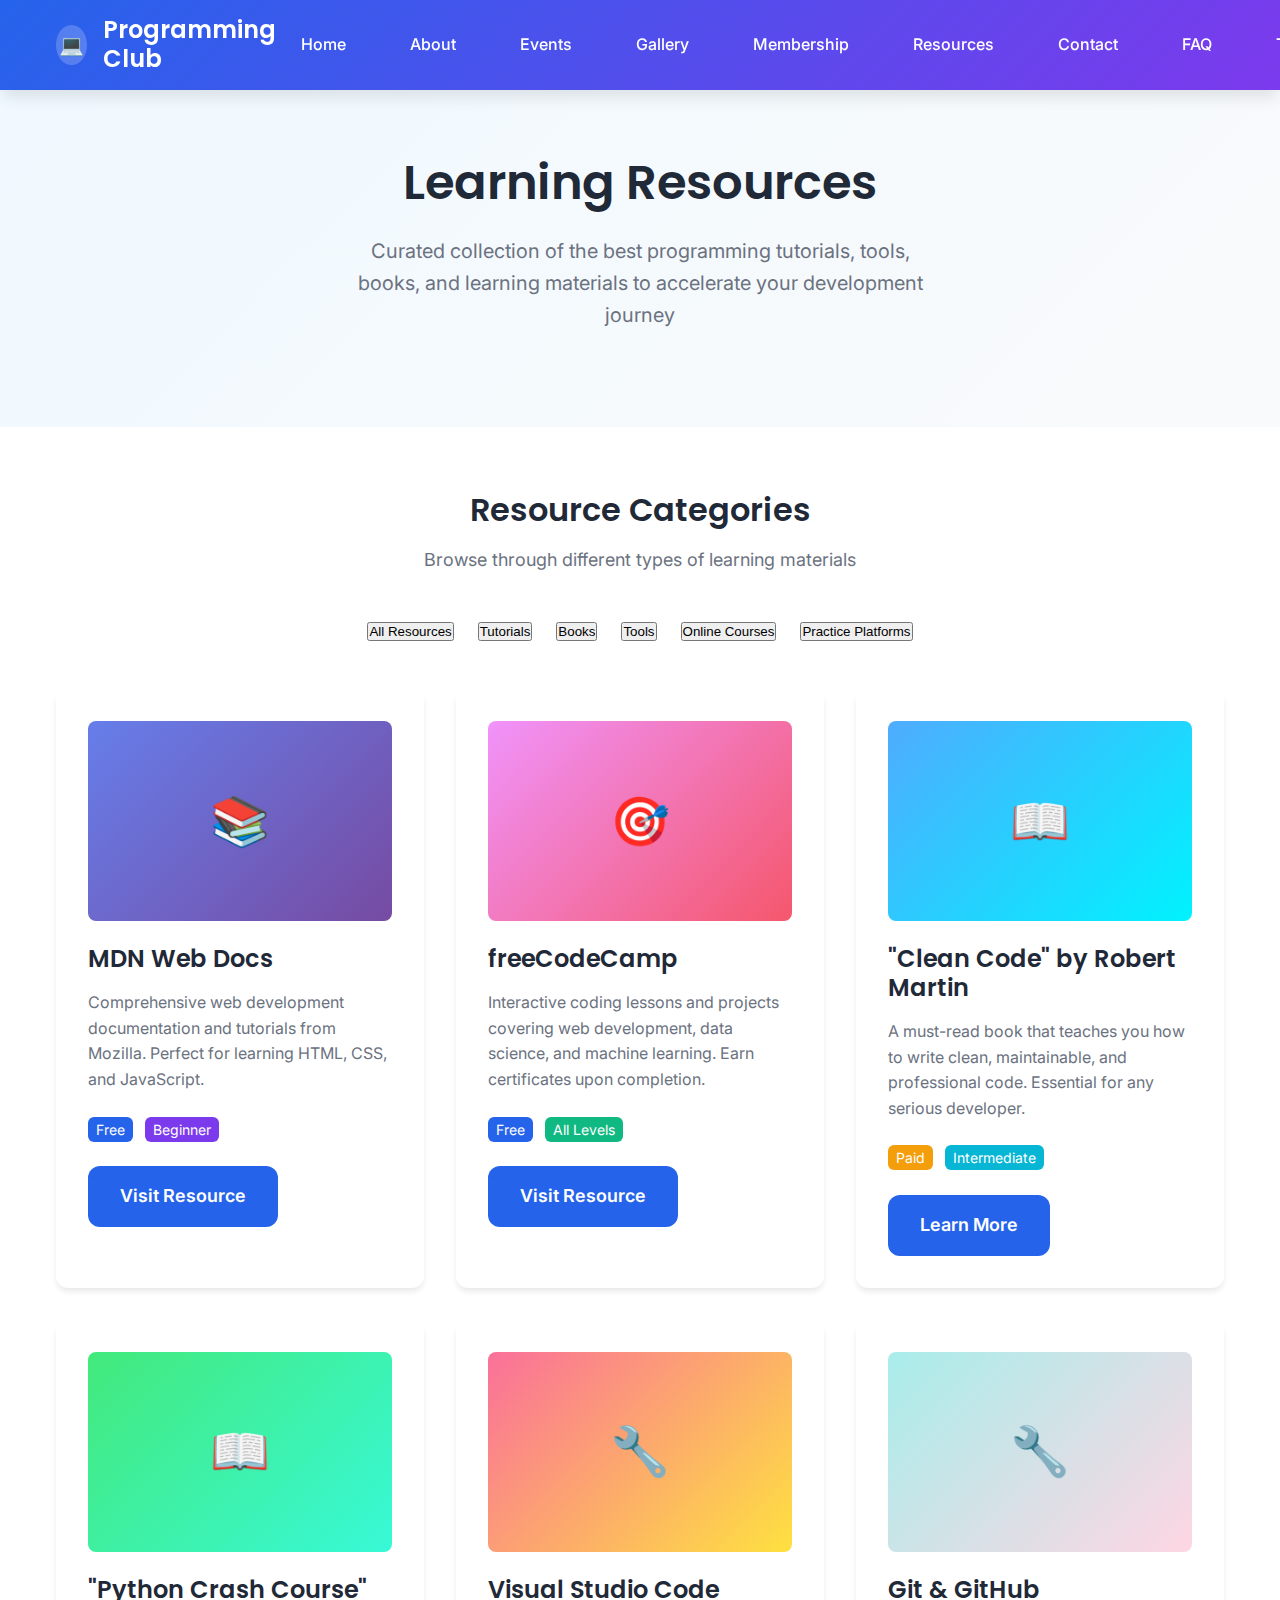
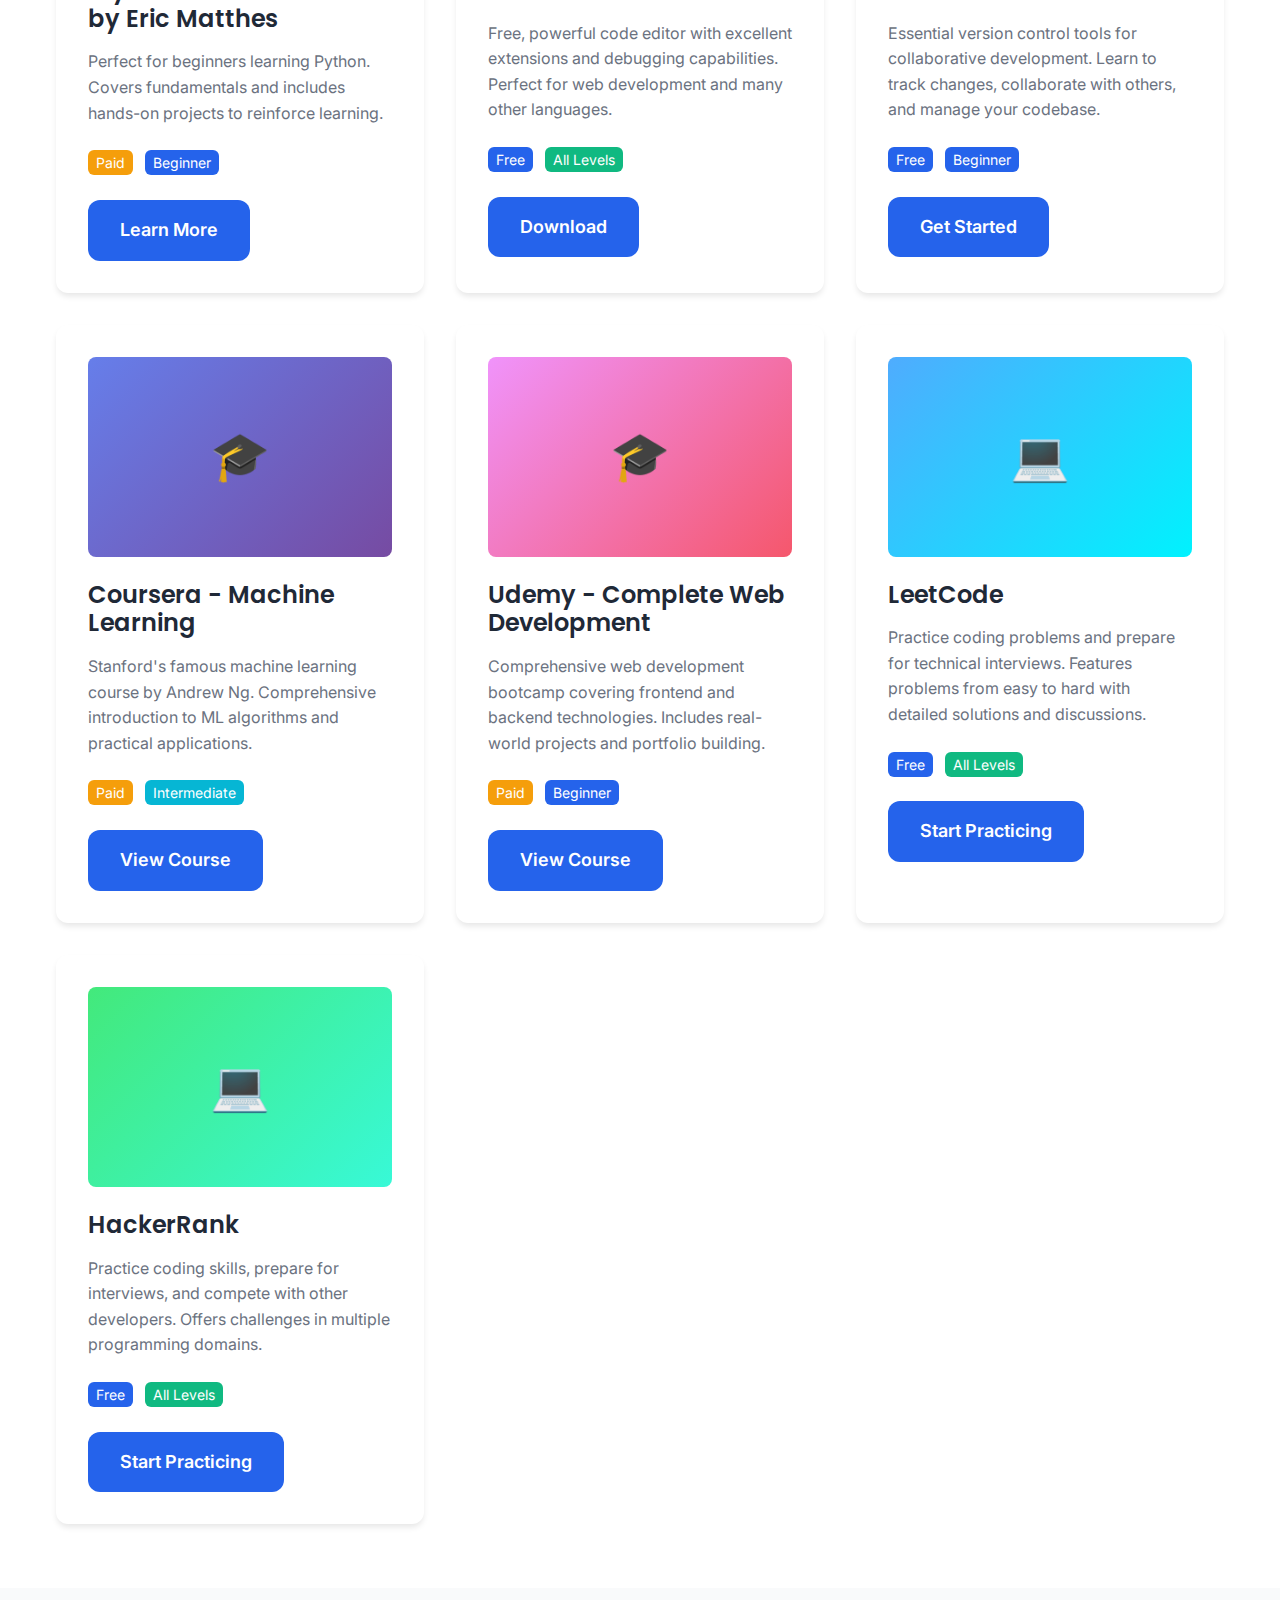
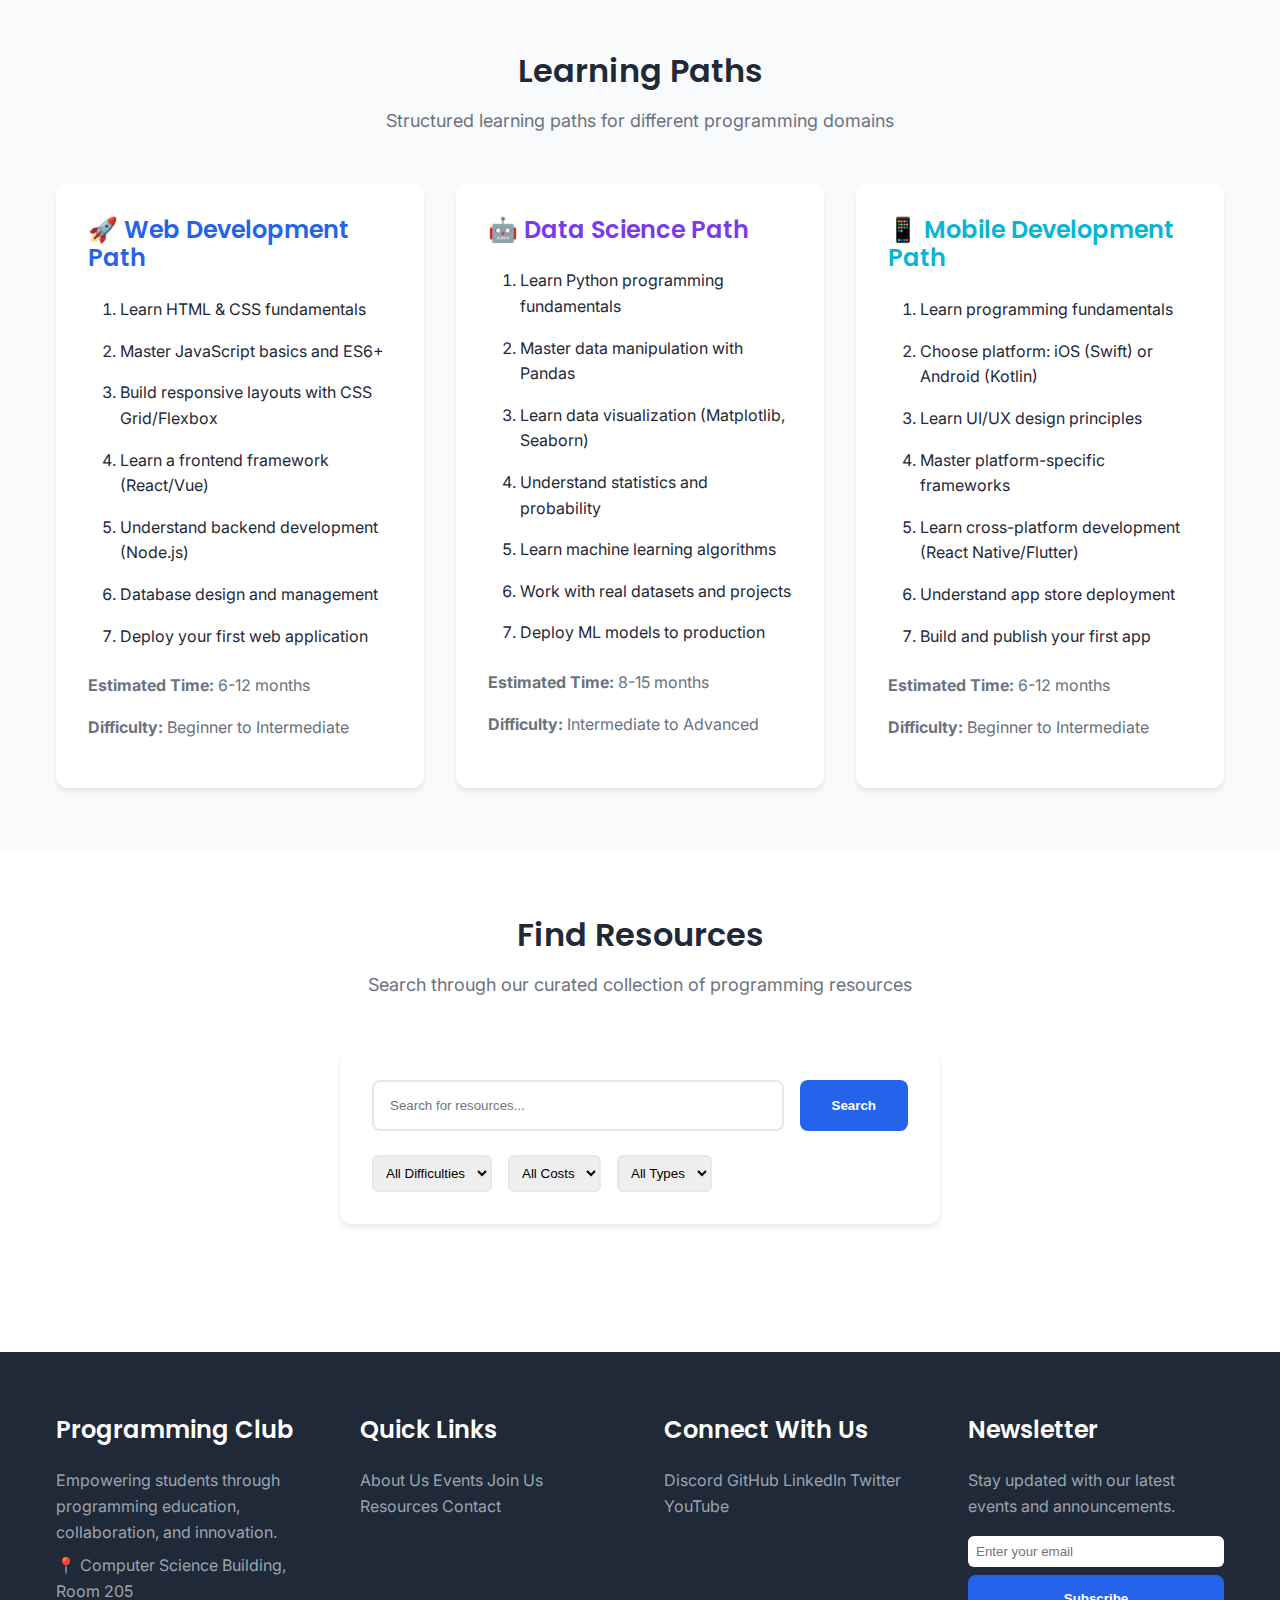
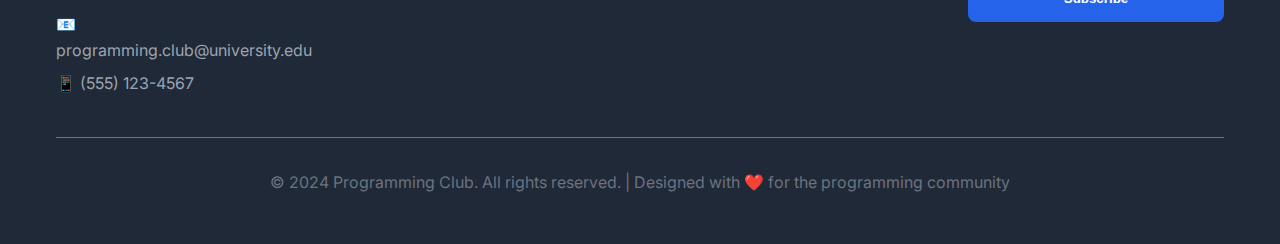
<file: resources.html>
<!DOCTYPE html>
<html lang="en">
<head>
    <meta charset="UTF-8">
    <meta name="viewport" content="width=device-width, initial-scale=1.0">
    <meta name="description" content="Programming Club Resources - Learning materials, tutorials, and tools for developers">
    <meta name="keywords" content="resources, tutorials, learning, programming, tools, books">
    <title>Resources - Programming Club</title>
    
    <!-- CSS -->
    <link rel="stylesheet" href="css/style.css">
    
    <!-- Favicon -->
    <link rel="icon" type="image/x-icon" href="images/favicon.ico">
</head>
<body>
    <!-- Header -->
    <header class="header">
        <div class="container">
            <div class="header-content">
                <div class="logo">
                    <div class="logo-icon">💻</div>
                    <h1>Programming Club</h1>
                </div>
                
                <nav class="nav">
                    <a href="index.html" class="nav-link">Home</a>
                    <a href="about.html" class="nav-link">About</a>
                    <a href="events.html" class="nav-link">Events</a>
                    <a href="gallery.html" class="nav-link">Gallery</a>
                    <a href="membership.html" class="nav-link">Membership</a>
                    <a href="resources.html" class="nav-link">Resources</a>
                    <a href="contact.html" class="nav-link">Contact</a>
                    <a href="faq.html" class="nav-link">FAQ</a>
                    <a href="testimonials.html" class="nav-link">Testimonials</a>
                    <a href="future.html" class="nav-link">Future</a>
                </nav>
                
                <button class="nav-toggle" aria-label="Toggle navigation">☰</button>
            </div>
        </div>
    </header>

    <!-- Hero Section -->
    <section class="hero">
        <div class="container">
            <div class="hero-content">
                <h1>Learning Resources</h1>
                <p>Curated collection of the best programming tutorials, tools, books, and learning materials to accelerate your development journey</p>
            </div>
        </div>
    </section>

    <!-- Resource Categories -->
    <section class="section">
        <div class="container">
            <div class="section-title">
                <h2>Resource Categories</h2>
                <p>Browse through different types of learning materials</p>
            </div>
            
            <div style="display: flex; gap: var(--spacing-md); justify-content: center; flex-wrap: wrap; margin-bottom: var(--spacing-xl);">
                <button class="resource-category-btn active" data-category="all">All Resources</button>
                <button class="resource-category-btn" data-category="tutorials">Tutorials</button>
                <button class="resource-category-btn" data-category="books">Books</button>
                <button class="resource-category-btn" data-category="tools">Tools</button>
                <button class="resource-category-btn" data-category="courses">Online Courses</button>
                <button class="resource-category-btn" data-category="practice">Practice Platforms</button>
            </div>
            
            <div class="card-grid">
                <!-- Tutorials Category -->
                <div class="card" data-category="tutorials">
                    <div class="card-image" style="background: linear-gradient(135deg, #667eea 0%, #764ba2 100%); display: flex; align-items: center; justify-content: center; color: white; font-size: 3rem;">📚</div>
                    <h3>MDN Web Docs</h3>
                    <p>Comprehensive web development documentation and tutorials from Mozilla. Perfect for learning HTML, CSS, and JavaScript.</p>
                    <div style="margin-top: var(--spacing-md);">
                        <span style="background: var(--primary-color); color: white; padding: 4px 8px; border-radius: var(--radius-sm); font-size: 0.875rem;">Free</span>
                        <span style="background: var(--secondary-color); color: white; padding: 4px 8px; border-radius: var(--radius-sm); font-size: 0.875rem; margin-left: var(--spacing-xs);">Beginner</span>
                    </div>
                    <a href="https://developer.mozilla.org" target="_blank" class="cta-button" style="margin-top: var(--spacing-md); display: inline-block;">Visit Resource</a>
                </div>
                
                <div class="card" data-category="tutorials">
                    <div class="card-image" style="background: linear-gradient(135deg, #f093fb 0%, #f5576c 100%); display: flex; align-items: center; justify-content: center; color: white; font-size: 3rem;">🎯</div>
                    <h3>freeCodeCamp</h3>
                    <p>Interactive coding lessons and projects covering web development, data science, and machine learning. Earn certificates upon completion.</p>
                    <div style="margin-top: var(--spacing-md);">
                        <span style="background: var(--primary-color); color: white; padding: 4px 8px; border-radius: var(--radius-sm); font-size: 0.875rem;">Free</span>
                        <span style="background: var(--success-color); color: white; padding: 4px 8px; border-radius: var(--radius-sm); font-size: 0.875rem; margin-left: var(--spacing-xs);">All Levels</span>
                    </div>
                    <a href="https://freecodecamp.org" target="_blank" class="cta-button" style="margin-top: var(--spacing-md); display: inline-block;">Visit Resource</a>
                </div>
                
                <!-- Books Category -->
                <div class="card" data-category="books">
                    <div class="card-image" style="background: linear-gradient(135deg, #4facfe 0%, #00f2fe 100%); display: flex; align-items: center; justify-content: center; color: white; font-size: 3rem;">📖</div>
                    <h3>"Clean Code" by Robert Martin</h3>
                    <p>A must-read book that teaches you how to write clean, maintainable, and professional code. Essential for any serious developer.</p>
                    <div style="margin-top: var(--spacing-md);">
                        <span style="background: var(--warning-color); color: white; padding: 4px 8px; border-radius: var(--radius-sm); font-size: 0.875rem;">Paid</span>
                        <span style="background: var(--accent-color); color: white; padding: 4px 8px; border-radius: var(--radius-sm); font-size: 0.875rem; margin-left: var(--spacing-xs);">Intermediate</span>
                    </div>
                    <a href="#" class="cta-button" style="margin-top: var(--spacing-md); display: inline-block;">Learn More</a>
                </div>
                
                <div class="card" data-category="books">
                    <div class="card-image" style="background: linear-gradient(135deg, #43e97b 0%, #38f9d7 100%); display: flex; align-items: center; justify-content: center; color: white; font-size: 3rem;">📖</div>
                    <h3>"Python Crash Course" by Eric Matthes</h3>
                    <p>Perfect for beginners learning Python. Covers fundamentals and includes hands-on projects to reinforce learning.</p>
                    <div style="margin-top: var(--spacing-md);">
                        <span style="background: var(--warning-color); color: white; padding: 4px 8px; border-radius: var(--radius-sm); font-size: 0.875rem;">Paid</span>
                        <span style="background: var(--primary-color); color: white; padding: 4px 8px; border-radius: var(--radius-sm); font-size: 0.875rem; margin-left: var(--spacing-xs);">Beginner</span>
                    </div>
                    <a href="#" class="cta-button" style="margin-top: var(--spacing-md); display: inline-block;">Learn More</a>
                </div>
                
                <!-- Tools Category -->
                <div class="card" data-category="tools">
                    <div class="card-image" style="background: linear-gradient(135deg, #fa709a 0%, #fee140 100%); display: flex; align-items: center; justify-content: center; color: white; font-size: 3rem;">🔧</div>
                    <h3>Visual Studio Code</h3>
                    <p>Free, powerful code editor with excellent extensions and debugging capabilities. Perfect for web development and many other languages.</p>
                    <div style="margin-top: var(--spacing-md);">
                        <span style="background: var(--primary-color); color: white; padding: 4px 8px; border-radius: var(--radius-sm); font-size: 0.875rem;">Free</span>
                        <span style="background: var(--success-color); color: white; padding: 4px 8px; border-radius: var(--radius-sm); font-size: 0.875rem; margin-left: var(--spacing-xs);">All Levels</span>
                    </div>
                    <a href="https://code.visualstudio.com" target="_blank" class="cta-button" style="margin-top: var(--spacing-md); display: inline-block;">Download</a>
                </div>
                
                <div class="card" data-category="tools">
                    <div class="card-image" style="background: linear-gradient(135deg, #a8edea 0%, #fed6e3 100%); display: flex; align-items: center; justify-content: center; color: white; font-size: 3rem;">🔧</div>
                    <h3>Git & GitHub</h3>
                    <p>Essential version control tools for collaborative development. Learn to track changes, collaborate with others, and manage your codebase.</p>
                    <div style="margin-top: var(--spacing-md);">
                        <span style="background: var(--primary-color); color: white; padding: 4px 8px; border-radius: var(--radius-sm); font-size: 0.875rem;">Free</span>
                        <span style="background: var(--primary-color); color: white; padding: 4px 8px; border-radius: var(--radius-sm); font-size: 0.875rem; margin-left: var(--spacing-xs);">Beginner</span>
                    </div>
                    <a href="https://github.com" target="_blank" class="cta-button" style="margin-top: var(--spacing-md); display: inline-block;">Get Started</a>
                </div>
                
                <!-- Online Courses Category -->
                <div class="card" data-category="courses">
                    <div class="card-image" style="background: linear-gradient(135deg, #667eea 0%, #764ba2 100%); display: flex; align-items: center; justify-content: center; color: white; font-size: 3rem;">🎓</div>
                    <h3>Coursera - Machine Learning</h3>
                    <p>Stanford's famous machine learning course by Andrew Ng. Comprehensive introduction to ML algorithms and practical applications.</p>
                    <div style="margin-top: var(--spacing-md);">
                        <span style="background: var(--warning-color); color: white; padding: 4px 8px; border-radius: var(--radius-sm); font-size: 0.875rem;">Paid</span>
                        <span style="background: var(--accent-color); color: white; padding: 4px 8px; border-radius: var(--radius-sm); font-size: 0.875rem; margin-left: var(--spacing-xs);">Intermediate</span>
                    </div>
                    <a href="https://coursera.org" target="_blank" class="cta-button" style="margin-top: var(--spacing-md); display: inline-block;">View Course</a>
                </div>
                
                <div class="card" data-category="courses">
                    <div class="card-image" style="background: linear-gradient(135deg, #f093fb 0%, #f5576c 100%); display: flex; align-items: center; justify-content: center; color: white; font-size: 3rem;">🎓</div>
                    <h3>Udemy - Complete Web Development</h3>
                    <p>Comprehensive web development bootcamp covering frontend and backend technologies. Includes real-world projects and portfolio building.</p>
                    <div style="margin-top: var(--spacing-md);">
                        <span style="background: var(--warning-color); color: white; padding: 4px 8px; border-radius: var(--radius-sm); font-size: 0.875rem;">Paid</span>
                        <span style="background: var(--primary-color); color: white; padding: 4px 8px; border-radius: var(--radius-sm); font-size: 0.875rem; margin-left: var(--spacing-xs);">Beginner</span>
                    </div>
                    <a href="https://udemy.com" target="_blank" class="cta-button" style="margin-top: var(--spacing-md); display: inline-block;">View Course</a>
                </div>
                
                <!-- Practice Platforms Category -->
                <div class="card" data-category="practice">
                    <div class="card-image" style="background: linear-gradient(135deg, #4facfe 0%, #00f2fe 100%); display: flex; align-items: center; justify-content: center; color: white; font-size: 3rem;">💻</div>
                    <h3>LeetCode</h3>
                    <p>Practice coding problems and prepare for technical interviews. Features problems from easy to hard with detailed solutions and discussions.</p>
                    <div style="margin-top: var(--spacing-md);">
                        <span style="background: var(--primary-color); color: white; padding: 4px 8px; border-radius: var(--radius-sm); font-size: 0.875rem;">Free</span>
                        <span style="background: var(--success-color); color: white; padding: 4px 8px; border-radius: var(--radius-sm); font-size: 0.875rem; margin-left: var(--spacing-xs);">All Levels</span>
                    </div>
                    <a href="https://leetcode.com" target="_blank" class="cta-button" style="margin-top: var(--spacing-md); display: inline-block;">Start Practicing</a>
                </div>
                
                <div class="card" data-category="practice">
                    <div class="card-image" style="background: linear-gradient(135deg, #43e97b 0%, #38f9d7 100%); display: flex; align-items: center; justify-content: center; color: white; font-size: 3rem;">💻</div>
                    <h3>HackerRank</h3>
                    <p>Practice coding skills, prepare for interviews, and compete with other developers. Offers challenges in multiple programming domains.</p>
                    <div style="margin-top: var(--spacing-md);">
                        <span style="background: var(--primary-color); color: white; padding: 4px 8px; border-radius: var(--radius-sm); font-size: 0.875rem;">Free</span>
                        <span style="background: var(--success-color); color: white; padding: 4px 8px; border-radius: var(--radius-sm); font-size: 0.875rem; margin-left: var(--spacing-xs);">All Levels</span>
                    </div>
                    <a href="https://hackerrank.com" target="_blank" class="cta-button" style="margin-top: var(--spacing-md); display: inline-block;">Start Practicing</a>
                </div>
            </div>
        </div>
    </section>

    <!-- Learning Paths Section -->
    <section class="section" style="background-color: var(--bg-secondary);">
        <div class="container">
            <div class="section-title">
                <h2>Learning Paths</h2>
                <p>Structured learning paths for different programming domains</p>
            </div>
            
            <div class="card-grid" style="grid-template-columns: repeat(auto-fit, minmax(350px, 1fr));">
                <div class="card">
                    <h3 style="color: var(--primary-color);">🚀 Web Development Path</h3>
                    <ol style="margin: var(--spacing-md) 0; padding-left: var(--spacing-lg);">
                        <li style="margin-bottom: var(--spacing-sm);">Learn HTML & CSS fundamentals</li>
                        <li style="margin-bottom: var(--spacing-sm);">Master JavaScript basics and ES6+</li>
                        <li style="margin-bottom: var(--spacing-sm);">Build responsive layouts with CSS Grid/Flexbox</li>
                        <li style="margin-bottom: var(--spacing-sm);">Learn a frontend framework (React/Vue)</li>
                        <li style="margin-bottom: var(--spacing-sm);">Understand backend development (Node.js)</li>
                        <li style="margin-bottom: var(--spacing-sm);">Database design and management</li>
                        <li style="margin-bottom: var(--spacing-sm);">Deploy your first web application</li>
                    </ol>
                    <p><strong>Estimated Time:</strong> 6-12 months</p>
                    <p><strong>Difficulty:</strong> Beginner to Intermediate</p>
                </div>
                
                <div class="card">
                    <h3 style="color: var(--secondary-color);">🤖 Data Science Path</h3>
                    <ol style="margin: var(--spacing-md) 0; padding-left: var(--spacing-lg);">
                        <li style="margin-bottom: var(--spacing-sm);">Learn Python programming fundamentals</li>
                        <li style="margin-bottom: var(--spacing-sm);">Master data manipulation with Pandas</li>
                        <li style="margin-bottom: var(--spacing-sm);">Learn data visualization (Matplotlib, Seaborn)</li>
                        <li style="margin-bottom: var(--spacing-sm);">Understand statistics and probability</li>
                        <li style="margin-bottom: var(--spacing-sm);">Learn machine learning algorithms</li>
                        <li style="margin-bottom: var(--spacing-sm);">Work with real datasets and projects</li>
                        <li style="margin-bottom: var(--spacing-sm);">Deploy ML models to production</li>
                    </ol>
                    <p><strong>Estimated Time:</strong> 8-15 months</p>
                    <p><strong>Difficulty:</strong> Intermediate to Advanced</p>
                </div>
                
                <div class="card">
                    <h3 style="color: var(--accent-color);">📱 Mobile Development Path</h3>
                    <ol style="margin: var(--spacing-md) 0; padding-left: var(--spacing-lg);">
                        <li style="margin-bottom: var(--spacing-sm);">Learn programming fundamentals</li>
                        <li style="margin-bottom: var(--spacing-sm);">Choose platform: iOS (Swift) or Android (Kotlin)</li>
                        <li style="margin-bottom: var(--spacing-sm);">Learn UI/UX design principles</li>
                        <li style="margin-bottom: var(--spacing-sm);">Master platform-specific frameworks</li>
                        <li style="margin-bottom: var(--spacing-sm);">Learn cross-platform development (React Native/Flutter)</li>
                        <li style="margin-bottom: var(--spacing-sm);">Understand app store deployment</li>
                        <li style="margin-bottom: var(--spacing-sm);">Build and publish your first app</li>
                    </ol>
                    <p><strong>Estimated Time:</strong> 6-12 months</p>
                    <p><strong>Difficulty:</strong> Beginner to Intermediate</p>
                </div>
            </div>
        </div>
    </section>

    <!-- Resource Search Section -->
    <section class="section">
        <div class="container">
            <div class="section-title">
                <h2>Find Resources</h2>
                <p>Search through our curated collection of programming resources</p>
            </div>
            
            <div class="card" style="max-width: 600px; margin: 0 auto;">
                <div style="display: flex; gap: var(--spacing-sm); margin-bottom: var(--spacing-md);">
                    <input type="text" id="resource-search" placeholder="Search for resources..." style="flex: 1; padding: var(--spacing-sm); border: 2px solid var(--border-color); border-radius: var(--radius-md);">
                    <button class="form-button" onclick="searchResources()">Search</button>
                </div>
                
                <div style="display: flex; gap: var(--spacing-sm); flex-wrap: wrap;">
                    <select id="difficulty-filter" style="padding: var(--spacing-xs); border: 2px solid var(--border-color); border-radius: var(--radius-sm);">
                        <option value="">All Difficulties</option>
                        <option value="beginner">Beginner</option>
                        <option value="intermediate">Intermediate</option>
                        <option value="advanced">Advanced</option>
                    </select>
                    
                    <select id="cost-filter" style="padding: var(--spacing-xs); border: 2px solid var(--border-color); border-radius: var(--radius-sm);">
                        <option value="">All Costs</option>
                        <option value="free">Free</option>
                        <option value="paid">Paid</option>
                    </select>
                    
                    <select id="type-filter" style="padding: var(--spacing-xs); border: 2px solid var(--border-color); border-radius: var(--radius-sm);">
                        <option value="">All Types</option>
                        <option value="tutorials">Tutorials</option>
                        <option value="books">Books</option>
                        <option value="tools">Tools</option>
                        <option value="courses">Courses</option>
                        <option value="practice">Practice</option>
                    </select>
                </div>
            </div>
        </div>
    </section>

    <!-- Footer -->
    <footer class="footer">
        <div class="container">
            <div class="footer-content">
                <div class="footer-section">
                    <h3>Programming Club</h3>
                    <p>Empowering students through programming education, collaboration, and innovation.</p>
                    <p>📍 Computer Science Building, Room 205</p>
                    <p>📧 programming.club@university.edu</p>
                    <p>📱 (555) 123-4567</p>
                </div>
                
                <div class="footer-section">
                    <h3>Quick Links</h3>
                    <a href="about.html">About Us</a>
                    <a href="events.html">Events</a>
                    <a href="membership.html">Join Us</a>
                    <a href="resources.html">Resources</a>
                    <a href="contact.html">Contact</a>
                </div>
                
                <div class="footer-section">
                    <h3>Connect With Us</h3>
                    <a href="#" target="_blank">Discord</a>
                    <a href="#" target="_blank">GitHub</a>
                    <a href="#" target="_blank">LinkedIn</a>
                    <a href="#" target="_blank">Twitter</a>
                    <a href="#" target="_blank">YouTube</a>
                </div>
                
                <div class="footer-section">
                    <h3>Newsletter</h3>
                    <p>Stay updated with our latest events and announcements.</p>
                    <form style="margin-top: var(--spacing-sm);">
                        <input type="email" placeholder="Enter your email" style="width: 100%; padding: var(--spacing-xs); border-radius: var(--radius-sm); border: none; margin-bottom: var(--spacing-xs);">
                        <button type="submit" class="form-button" style="width: 100%;">Subscribe</button>
                    </form>
                </div>
            </div>
            
            <div class="footer-bottom">
                <p>&copy; 2024 Programming Club. All rights reserved. | Designed with ❤️ for the programming community</p>
            </div>
        </div>
    </footer>

    <!-- JavaScript -->
    <script src="js/main.js"></script>
    <script src="js/formValidation.js"></script>
    <script src="js/faq.js"></script>
    
    <script>
        // Resource filtering functionality
        document.addEventListener('DOMContentLoaded', function() {
            const categoryButtons = document.querySelectorAll('.resource-category-btn');
            const resourceCards = document.querySelectorAll('.card[data-category]');
            
            categoryButtons.forEach(button => {
                button.addEventListener('click', () => {
                    const category = button.getAttribute('data-category');
                    
                    // Update active button
                    categoryButtons.forEach(btn => btn.classList.remove('active'));
                    button.classList.add('active');
                    
                    // Filter resource cards
                    resourceCards.forEach(card => {
                        if (category === 'all' || card.getAttribute('data-category') === category) {
                            card.style.display = 'block';
                        } else {
                            card.style.display = 'none';
                        }
                    });
                });
            });
        });
        
        function searchResources() {
            const searchTerm = document.getElementById('resource-search').value.toLowerCase();
            const difficultyFilter = document.getElementById('difficulty-filter').value;
            const costFilter = document.getElementById('cost-filter').value;
            const typeFilter = document.getElementById('type-filter').value;
            
            const resourceCards = document.querySelectorAll('.card[data-category]');
            
            resourceCards.forEach(card => {
                const title = card.querySelector('h3').textContent.toLowerCase();
                const description = card.querySelector('p').textContent.toLowerCase();
                const category = card.getAttribute('data-category');
                
                let showCard = true;
                
                // Search term filter
                if (searchTerm && !title.includes(searchTerm) && !description.includes(searchTerm)) {
                    showCard = false;
                }
                
                // Category filter
                if (typeFilter && category !== typeFilter) {
                    showCard = false;
                }
                
                // Additional filtering logic can be added here
                
                card.style.display = showCard ? 'block' : 'none';
            });
        }
    </script>
</body>
</html>
</file>
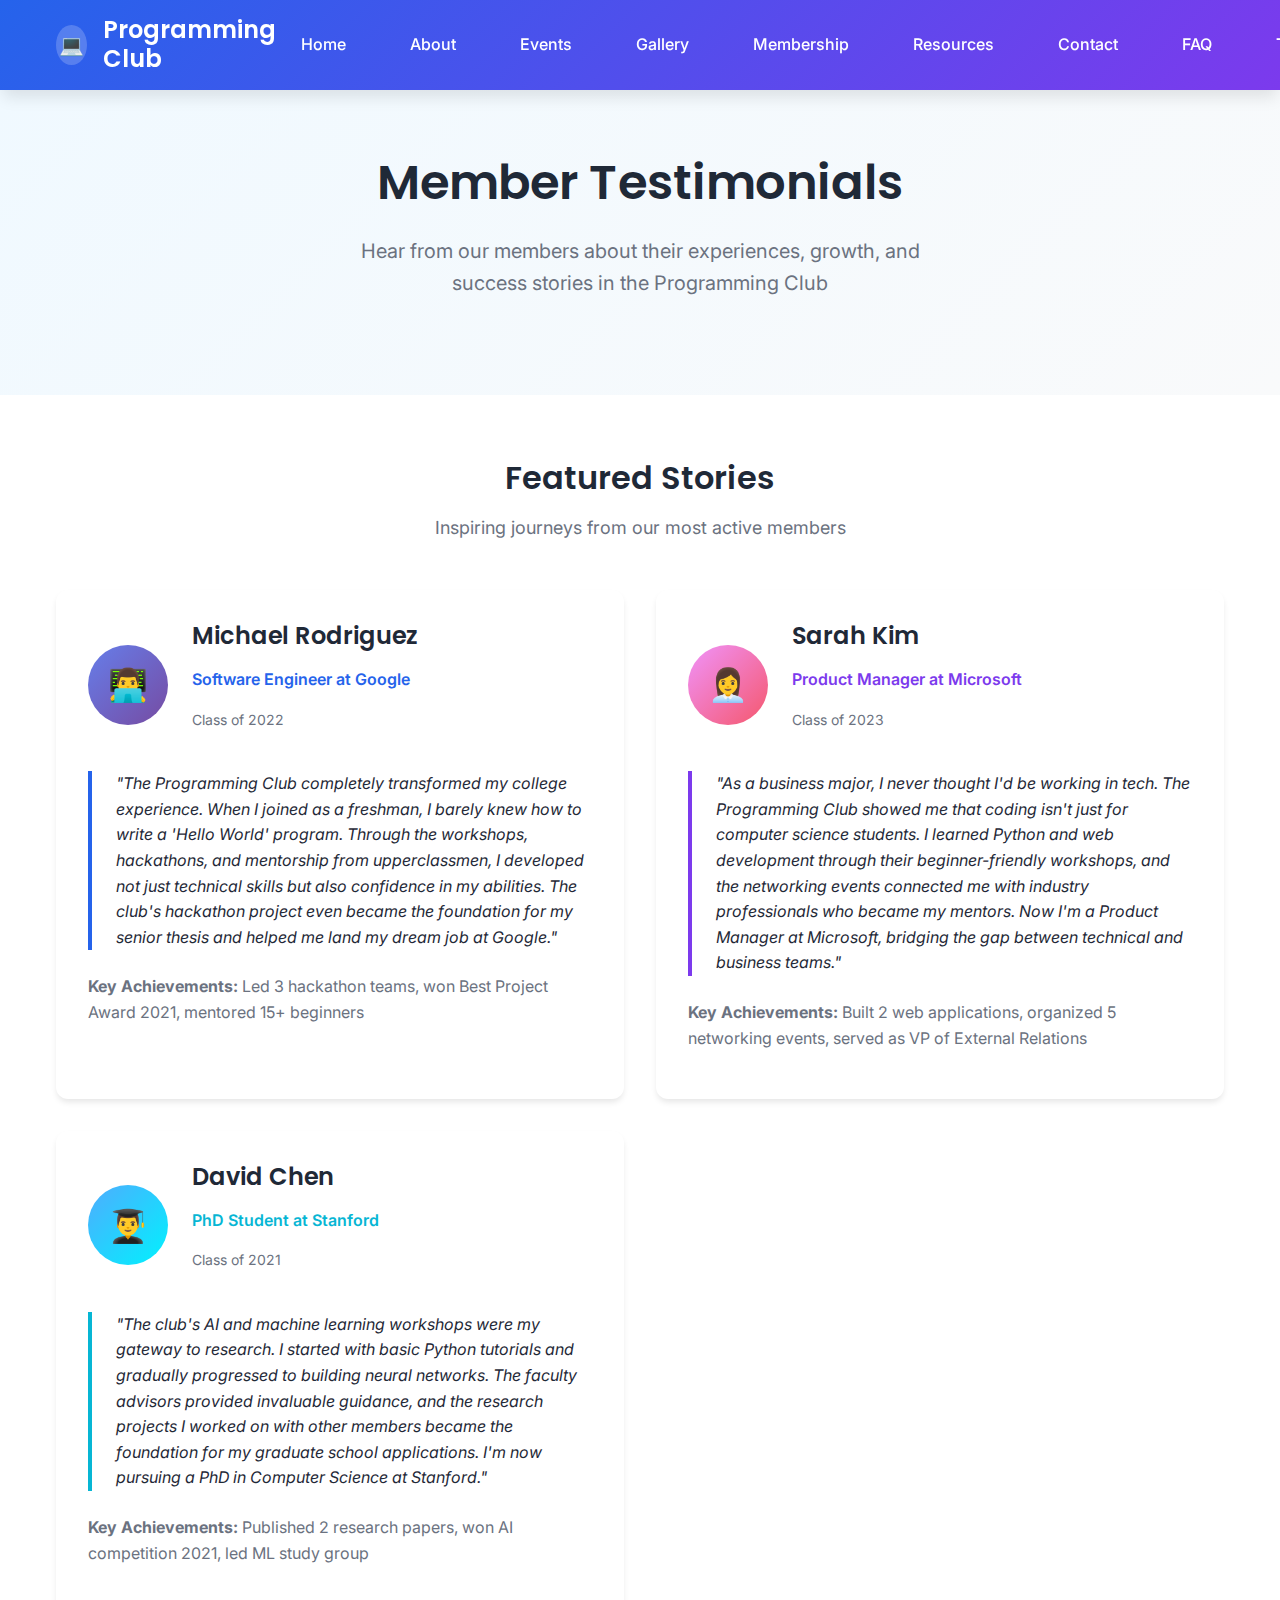
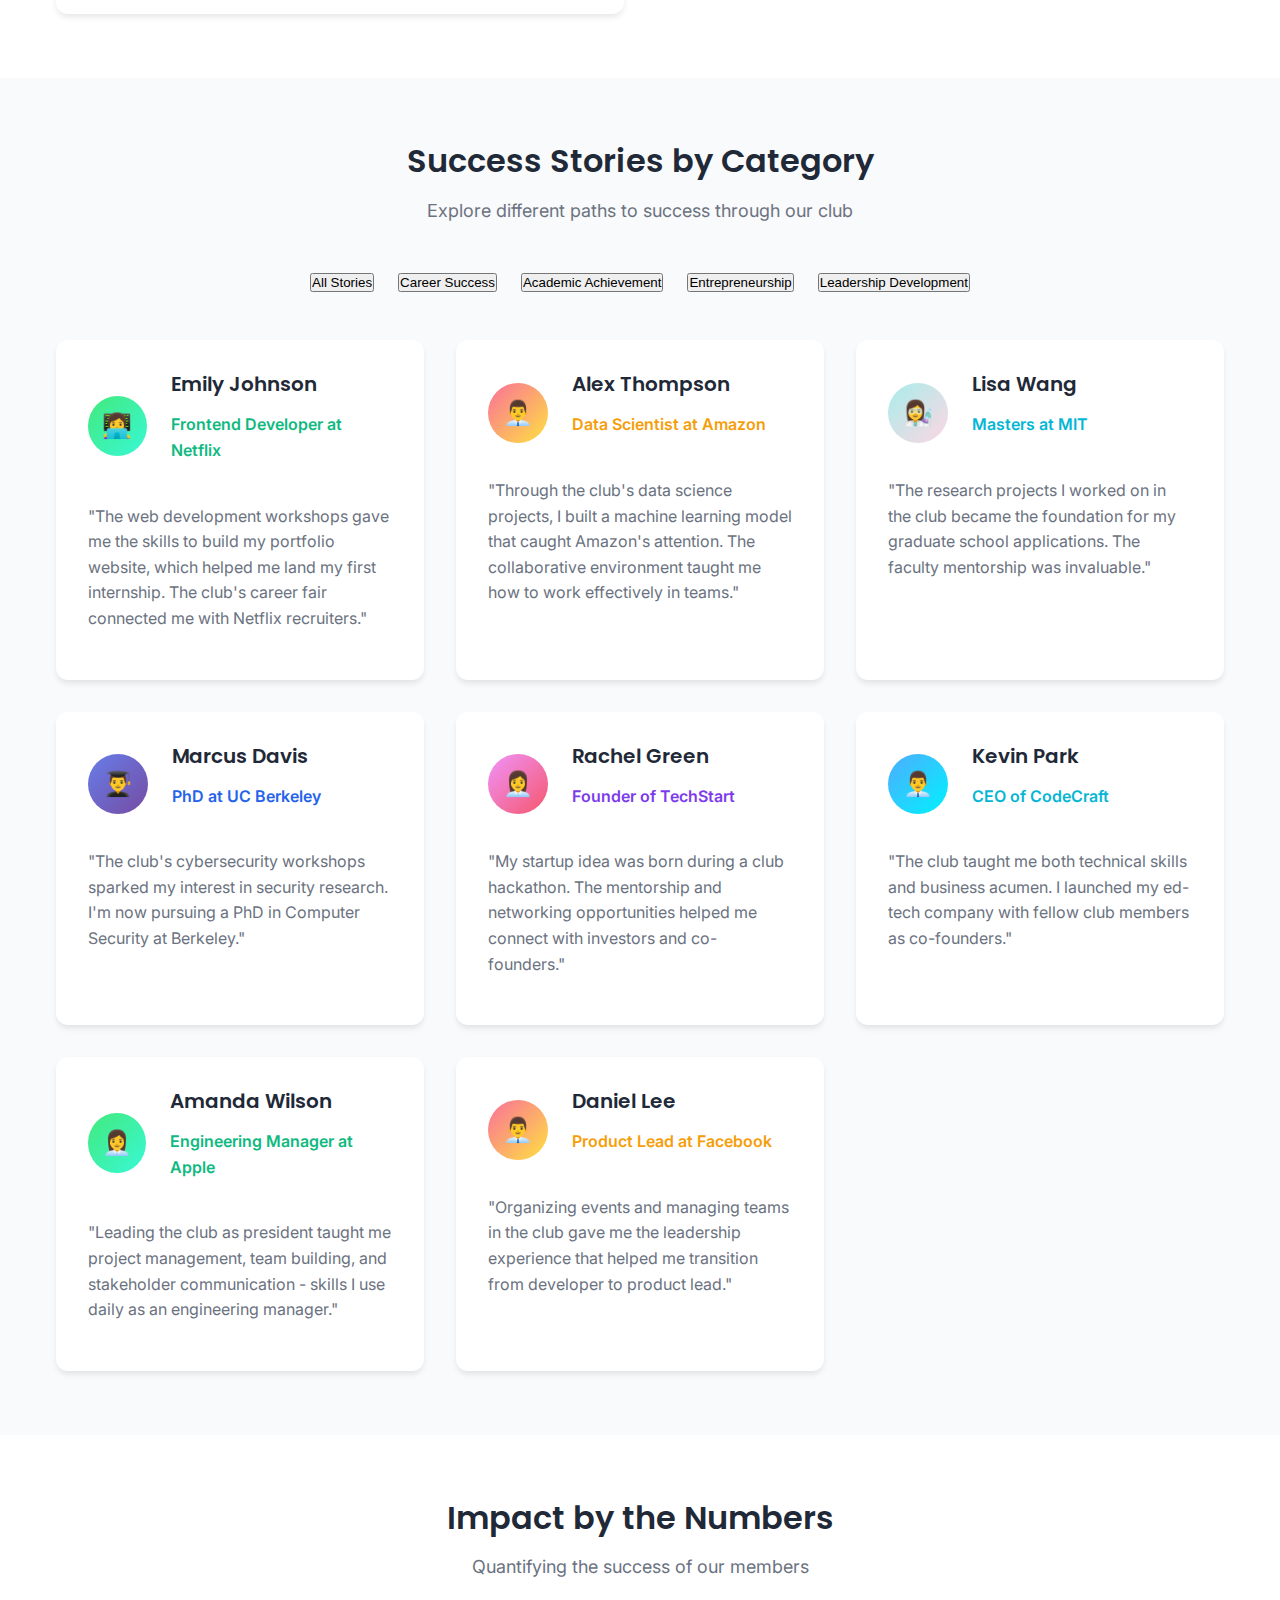
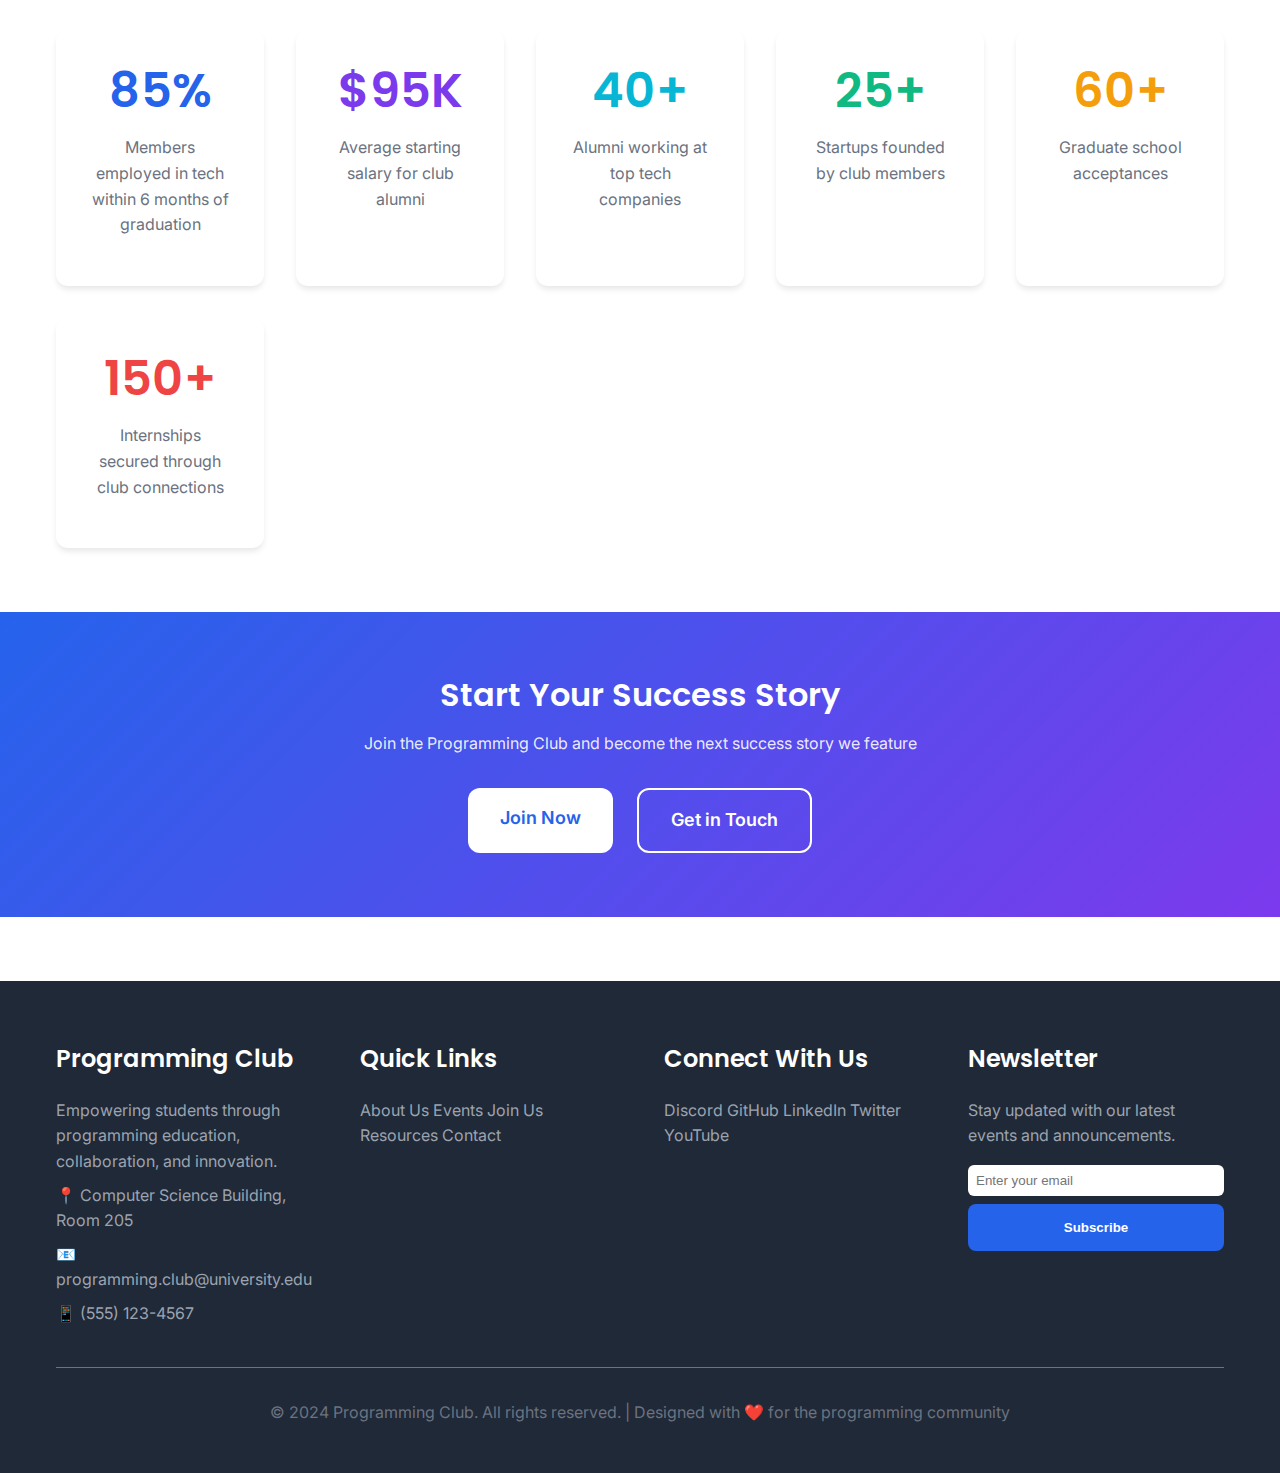
<file: testimonials.html>
<!DOCTYPE html>
<html lang="en">
<head>
    <meta charset="UTF-8">
    <meta name="viewport" content="width=device-width, initial-scale=1.0">
    <meta name="description" content="Programming Club Testimonials - Success stories from our members">
    <meta name="keywords" content="testimonials, success stories, member experiences, programming club">
    <title>Testimonials - Programming Club</title>
    
    <!-- CSS -->
    <link rel="stylesheet" href="css/style.css">
    
    <!-- Favicon -->
    <link rel="icon" type="image/x-icon" href="images/favicon.ico">
</head>
<body>
    <!-- Header -->
    <header class="header">
        <div class="container">
            <div class="header-content">
                <div class="logo">
                    <div class="logo-icon">💻</div>
                    <h1>Programming Club</h1>
                </div>
                
                <nav class="nav">
                    <a href="index.html" class="nav-link">Home</a>
                    <a href="about.html" class="nav-link">About</a>
                    <a href="events.html" class="nav-link">Events</a>
                    <a href="gallery.html" class="nav-link">Gallery</a>
                    <a href="membership.html" class="nav-link">Membership</a>
                    <a href="resources.html" class="nav-link">Resources</a>
                    <a href="contact.html" class="nav-link">Contact</a>
                    <a href="faq.html" class="nav-link">FAQ</a>
                    <a href="testimonials.html" class="nav-link">Testimonials</a>
                    <a href="future.html" class="nav-link">Future</a>
                </nav>
                
                <button class="nav-toggle" aria-label="Toggle navigation">☰</button>
            </div>
        </div>
    </header>

    <!-- Hero Section -->
    <section class="hero">
        <div class="container">
            <div class="hero-content">
                <h1>Member Testimonials</h1>
                <p>Hear from our members about their experiences, growth, and success stories in the Programming Club</p>
            </div>
        </div>
    </section>

    <!-- Featured Testimonials Section -->
    <section class="section">
        <div class="container">
            <div class="section-title">
                <h2>Featured Stories</h2>
                <p>Inspiring journeys from our most active members</p>
            </div>
            
            <div class="card-grid" style="grid-template-columns: repeat(auto-fit, minmax(400px, 1fr));">
                <div class="card">
                    <div style="display: flex; align-items: center; gap: var(--spacing-md); margin-bottom: var(--spacing-md);">
                        <div style="width: 80px; height: 80px; background: linear-gradient(135deg, #667eea 0%, #764ba2 100%); border-radius: 50%; display: flex; align-items: center; justify-content: center; color: white; font-size: 2rem;">👨‍💻</div>
                        <div>
                            <h3>Michael Rodriguez</h3>
                            <p style="color: var(--primary-color); font-weight: 600;">Software Engineer at Google</p>
                            <p style="font-size: 0.875rem; color: var(--text-secondary);">Class of 2022</p>
                        </div>
                    </div>
                    <blockquote style="font-style: italic; margin: var(--spacing-md) 0; padding-left: var(--spacing-md); border-left: 4px solid var(--primary-color);">
                        "The Programming Club completely transformed my college experience. When I joined as a freshman, I barely knew how to write a 'Hello World' program. Through the workshops, hackathons, and mentorship from upperclassmen, I developed not just technical skills but also confidence in my abilities. The club's hackathon project even became the foundation for my senior thesis and helped me land my dream job at Google."
                    </blockquote>
                    <p><strong>Key Achievements:</strong> Led 3 hackathon teams, won Best Project Award 2021, mentored 15+ beginners</p>
                </div>
                
                <div class="card">
                    <div style="display: flex; align-items: center; gap: var(--spacing-md); margin-bottom: var(--spacing-md);">
                        <div style="width: 80px; height: 80px; background: linear-gradient(135deg, #f093fb 0%, #f5576c 100%); border-radius: 50%; display: flex; align-items: center; justify-content: center; color: white; font-size: 2rem;">👩‍💼</div>
                        <div>
                            <h3>Sarah Kim</h3>
                            <p style="color: var(--secondary-color); font-weight: 600;">Product Manager at Microsoft</p>
                            <p style="font-size: 0.875rem; color: var(--text-secondary);">Class of 2023</p>
                        </div>
                    </div>
                    <blockquote style="font-style: italic; margin: var(--spacing-md) 0; padding-left: var(--spacing-md); border-left: 4px solid var(--secondary-color);">
                        "As a business major, I never thought I'd be working in tech. The Programming Club showed me that coding isn't just for computer science students. I learned Python and web development through their beginner-friendly workshops, and the networking events connected me with industry professionals who became my mentors. Now I'm a Product Manager at Microsoft, bridging the gap between technical and business teams."
                    </blockquote>
                    <p><strong>Key Achievements:</strong> Built 2 web applications, organized 5 networking events, served as VP of External Relations</p>
                </div>
                
                <div class="card">
                    <div style="display: flex; align-items: center; gap: var(--spacing-md); margin-bottom: var(--spacing-md);">
                        <div style="width: 80px; height: 80px; background: linear-gradient(135deg, #4facfe 0%, #00f2fe 100%); border-radius: 50%; display: flex; align-items: center; justify-content: center; color: white; font-size: 2rem;">👨‍🎓</div>
                        <div>
                            <h3>David Chen</h3>
                            <p style="color: var(--accent-color); font-weight: 600;">PhD Student at Stanford</p>
                            <p style="font-size: 0.875rem; color: var(--text-secondary);">Class of 2021</p>
                        </div>
                    </div>
                    <blockquote style="font-style: italic; margin: var(--spacing-md) 0; padding-left: var(--spacing-md); border-left: 4px solid var(--accent-color);">
                        "The club's AI and machine learning workshops were my gateway to research. I started with basic Python tutorials and gradually progressed to building neural networks. The faculty advisors provided invaluable guidance, and the research projects I worked on with other members became the foundation for my graduate school applications. I'm now pursuing a PhD in Computer Science at Stanford."
                    </blockquote>
                    <p><strong>Key Achievements:</strong> Published 2 research papers, won AI competition 2021, led ML study group</p>
                </div>
            </div>
        </div>
    </section>

    <!-- Success Stories by Category Section -->
    <section class="section" style="background-color: var(--bg-secondary);">
        <div class="container">
            <div class="section-title">
                <h2>Success Stories by Category</h2>
                <p>Explore different paths to success through our club</p>
            </div>
            
            <div style="display: flex; gap: var(--spacing-md); justify-content: center; flex-wrap: wrap; margin-bottom: var(--spacing-xl);">
                <button class="testimonial-category-btn active" data-category="all">All Stories</button>
                <button class="testimonial-category-btn" data-category="career">Career Success</button>
                <button class="testimonial-category-btn" data-category="academic">Academic Achievement</button>
                <button class="testimonial-category-btn" data-category="entrepreneurship">Entrepreneurship</button>
                <button class="testimonial-category-btn" data-category="leadership">Leadership Development</button>
            </div>
            
            <div class="card-grid">
                <!-- Career Success Stories -->
                <div class="card" data-category="career">
                    <div style="display: flex; align-items: center; gap: var(--spacing-md); margin-bottom: var(--spacing-md);">
                        <div style="width: 60px; height: 60px; background: linear-gradient(135deg, #43e97b 0%, #38f9d7 100%); border-radius: 50%; display: flex; align-items: center; justify-content: center; color: white; font-size: 1.5rem;">👩‍💻</div>
                        <div>
                            <h4>Emily Johnson</h4>
                            <p style="color: var(--success-color); font-weight: 600;">Frontend Developer at Netflix</p>
                        </div>
                    </div>
                    <p>"The web development workshops gave me the skills to build my portfolio website, which helped me land my first internship. The club's career fair connected me with Netflix recruiters."</p>
                </div>
                
                <div class="card" data-category="career">
                    <div style="display: flex; align-items: center; gap: var(--spacing-md); margin-bottom: var(--spacing-md);">
                        <div style="width: 60px; height: 60px; background: linear-gradient(135deg, #fa709a 0%, #fee140 100%); border-radius: 50%; display: flex; align-items: center; justify-content: center; color: white; font-size: 1.5rem;">👨‍💼</div>
                        <div>
                            <h4>Alex Thompson</h4>
                            <p style="color: var(--warning-color); font-weight: 600;">Data Scientist at Amazon</p>
                        </div>
                    </div>
                    <p>"Through the club's data science projects, I built a machine learning model that caught Amazon's attention. The collaborative environment taught me how to work effectively in teams."</p>
                </div>
                
                <!-- Academic Achievement Stories -->
                <div class="card" data-category="academic">
                    <div style="display: flex; align-items: center; gap: var(--spacing-md); margin-bottom: var(--spacing-md);">
                        <div style="width: 60px; height: 60px; background: linear-gradient(135deg, #a8edea 0%, #fed6e3 100%); border-radius: 50%; display: flex; align-items: center; justify-content: center; color: white; font-size: 1.5rem;">👩‍🔬</div>
                        <div>
                            <h4>Lisa Wang</h4>
                            <p style="color: var(--accent-color); font-weight: 600;">Masters at MIT</p>
                        </div>
                    </div>
                    <p>"The research projects I worked on in the club became the foundation for my graduate school applications. The faculty mentorship was invaluable."</p>
                </div>
                
                <div class="card" data-category="academic">
                    <div style="display: flex; align-items: center; gap: var(--spacing-md); margin-bottom: var(--spacing-md);">
                        <div style="width: 60px; height: 60px; background: linear-gradient(135deg, #667eea 0%, #764ba2 100%); border-radius: 50%; display: flex; align-items: center; justify-content: center; color: white; font-size: 1.5rem;">👨‍🎓</div>
                        <div>
                            <h4>Marcus Davis</h4>
                            <p style="color: var(--primary-color); font-weight: 600;">PhD at UC Berkeley</p>
                        </div>
                    </div>
                    <p>"The club's cybersecurity workshops sparked my interest in security research. I'm now pursuing a PhD in Computer Security at Berkeley."</p>
                </div>
                
                <!-- Entrepreneurship Stories -->
                <div class="card" data-category="entrepreneurship">
                    <div style="display: flex; align-items: center; gap: var(--spacing-md); margin-bottom: var(--spacing-md);">
                        <div style="width: 60px; height: 60px; background: linear-gradient(135deg, #f093fb 0%, #f5576c 100%); border-radius: 50%; display: flex; align-items: center; justify-content: center; color: white; font-size: 1.5rem;">👩‍💼</div>
                        <div>
                            <h4>Rachel Green</h4>
                            <p style="color: var(--secondary-color); font-weight: 600;">Founder of TechStart</p>
                        </div>
                    </div>
                    <p>"My startup idea was born during a club hackathon. The mentorship and networking opportunities helped me connect with investors and co-founders."</p>
                </div>
                
                <div class="card" data-category="entrepreneurship">
                    <div style="display: flex; align-items: center; gap: var(--spacing-md); margin-bottom: var(--spacing-md);">
                        <div style="width: 60px; height: 60px; background: linear-gradient(135deg, #4facfe 0%, #00f2fe 100%); border-radius: 50%; display: flex; align-items: center; justify-content: center; color: white; font-size: 1.5rem;">👨‍💼</div>
                        <div>
                            <h4>Kevin Park</h4>
                            <p style="color: var(--accent-color); font-weight: 600;">CEO of CodeCraft</p>
                        </div>
                    </div>
                    <p>"The club taught me both technical skills and business acumen. I launched my ed-tech company with fellow club members as co-founders."</p>
                </div>
                
                <!-- Leadership Development Stories -->
                <div class="card" data-category="leadership">
                    <div style="display: flex; align-items: center; gap: var(--spacing-md); margin-bottom: var(--spacing-md);">
                        <div style="width: 60px; height: 60px; background: linear-gradient(135deg, #43e97b 0%, #38f9d7 100%); border-radius: 50%; display: flex; align-items: center; justify-content: center; color: white; font-size: 1.5rem;">👩‍💼</div>
                        <div>
                            <h4>Amanda Wilson</h4>
                            <p style="color: var(--success-color); font-weight: 600;">Engineering Manager at Apple</p>
                        </div>
                    </div>
                    <p>"Leading the club as president taught me project management, team building, and stakeholder communication - skills I use daily as an engineering manager."</p>
                </div>
                
                <div class="card" data-category="leadership">
                    <div style="display: flex; align-items: center; gap: var(--spacing-md); margin-bottom: var(--spacing-md);">
                        <div style="width: 60px; height: 60px; background: linear-gradient(135deg, #fa709a 0%, #fee140 100%); border-radius: 50%; display: flex; align-items: center; justify-content: center; color: white; font-size: 1.5rem;">👨‍💼</div>
                        <div>
                            <h4>Daniel Lee</h4>
                            <p style="color: var(--warning-color); font-weight: 600;">Product Lead at Facebook</p>
                        </div>
                    </div>
                    <p>"Organizing events and managing teams in the club gave me the leadership experience that helped me transition from developer to product lead."</p>
                </div>
            </div>
        </div>
    </section>

    <!-- Statistics Section -->
    <section class="section">
        <div class="container">
            <div class="section-title">
                <h2>Impact by the Numbers</h2>
                <p>Quantifying the success of our members</p>
            </div>
            
            <div class="card-grid" style="grid-template-columns: repeat(auto-fit, minmax(200px, 1fr));">
                <div class="card text-center">
                    <h3 style="font-size: 3rem; color: var(--primary-color); margin-bottom: var(--spacing-sm);">85%</h3>
                    <p>Members employed in tech within 6 months of graduation</p>
                </div>
                
                <div class="card text-center">
                    <h3 style="font-size: 3rem; color: var(--secondary-color); margin-bottom: var(--spacing-sm);">$95K</h3>
                    <p>Average starting salary for club alumni</p>
                </div>
                
                <div class="card text-center">
                    <h3 style="font-size: 3rem; color: var(--accent-color); margin-bottom: var(--spacing-sm);">40+</h3>
                    <p>Alumni working at top tech companies</p>
                </div>
                
                <div class="card text-center">
                    <h3 style="font-size: 3rem; color: var(--success-color); margin-bottom: var(--spacing-sm);">25+</h3>
                    <p>Startups founded by club members</p>
                </div>
                
                <div class="card text-center">
                    <h3 style="font-size: 3rem; color: var(--warning-color); margin-bottom: var(--spacing-sm);">60+</h3>
                    <p>Graduate school acceptances</p>
                </div>
                
                <div class="card text-center">
                    <h3 style="font-size: 3rem; color: var(--error-color); margin-bottom: var(--spacing-sm);">150+</h3>
                    <p>Internships secured through club connections</p>
                </div>
            </div>
        </div>
    </section>

    <!-- Call to Action Section -->
    <section class="section" style="background: linear-gradient(135deg, var(--primary-color), var(--secondary-color)); color: white;">
        <div class="container text-center">
            <h2>Start Your Success Story</h2>
            <p style="color: rgba(255, 255, 255, 0.9); margin-bottom: var(--spacing-lg);">Join the Programming Club and become the next success story we feature</p>
            <div style="display: flex; gap: var(--spacing-md); justify-content: center; flex-wrap: wrap;">
                <a href="membership.html" class="cta-button" style="background: white; color: var(--primary-color);">Join Now</a>
                <a href="contact.html" class="cta-button" style="background: transparent; border: 2px solid white;">Get in Touch</a>
            </div>
        </div>
    </section>

    <!-- Footer -->
    <footer class="footer">
        <div class="container">
            <div class="footer-content">
                <div class="footer-section">
                    <h3>Programming Club</h3>
                    <p>Empowering students through programming education, collaboration, and innovation.</p>
                    <p>📍 Computer Science Building, Room 205</p>
                    <p>📧 programming.club@university.edu</p>
                    <p>📱 (555) 123-4567</p>
                </div>
                
                <div class="footer-section">
                    <h3>Quick Links</h3>
                    <a href="about.html">About Us</a>
                    <a href="events.html">Events</a>
                    <a href="membership.html">Join Us</a>
                    <a href="resources.html">Resources</a>
                    <a href="contact.html">Contact</a>
                </div>
                
                <div class="footer-section">
                    <h3>Connect With Us</h3>
                    <a href="#" target="_blank">Discord</a>
                    <a href="#" target="_blank">GitHub</a>
                    <a href="#" target="_blank">LinkedIn</a>
                    <a href="#" target="_blank">Twitter</a>
                    <a href="#" target="_blank">YouTube</a>
                </div>
                
                <div class="footer-section">
                    <h3>Newsletter</h3>
                    <p>Stay updated with our latest events and announcements.</p>
                    <form style="margin-top: var(--spacing-sm);">
                        <input type="email" placeholder="Enter your email" style="width: 100%; padding: var(--spacing-xs); border-radius: var(--radius-sm); border: none; margin-bottom: var(--spacing-xs);">
                        <button type="submit" class="form-button" style="width: 100%;">Subscribe</button>
                    </form>
                </div>
            </div>
            
            <div class="footer-bottom">
                <p>&copy; 2024 Programming Club. All rights reserved. | Designed with ❤️ for the programming community</p>
            </div>
        </div>
    </footer>

    <!-- JavaScript -->
    <script src="js/main.js"></script>
    <script src="js/formValidation.js"></script>
    <script src="js/faq.js"></script>
    
    <script>
        // Testimonial filtering functionality
        document.addEventListener('DOMContentLoaded', function() {
            const categoryButtons = document.querySelectorAll('.testimonial-category-btn');
            const testimonialCards = document.querySelectorAll('.card[data-category]');
            
            categoryButtons.forEach(button => {
                button.addEventListener('click', () => {
                    const category = button.getAttribute('data-category');
                    
                    // Update active button
                    categoryButtons.forEach(btn => btn.classList.remove('active'));
                    button.classList.add('active');
                    
                    // Filter testimonial cards
                    testimonialCards.forEach(card => {
                        if (category === 'all' || card.getAttribute('data-category') === category) {
                            card.style.display = 'block';
                        } else {
                            card.style.display = 'none';
                        }
                    });
                });
            });
        });
    </script>
</body>
</html>
</file>
<file: css/style.css>
/* Programming Club Website - Main Stylesheet */
/* Import Google Fonts */
@import url('https://fonts.googleapis.com/css2?family=Inter:wght@300;400;500;600;700&family=Poppins:wght@300;400;500;600;700&display=swap');

/* CSS Reset and Base Styles */
* {
    margin: 0;
    padding: 0;
    box-sizing: border-box;
}

:root {
    /* Color Variables */
    --primary-color: #2563eb;
    --primary-dark: #1d4ed8;
    --secondary-color: #7c3aed;
    --accent-color: #06b6d4;
    --text-primary: #1f2937;
    --text-secondary: #6b7280;
    --text-light: #9ca3af;
    --bg-primary: #ffffff;
    --bg-secondary: #f9fafb;
    --bg-accent: #f0f9ff;
    --border-color: #e5e7eb;
    --success-color: #10b981;
    --error-color: #ef4444;
    --warning-color: #f59e0b;
    
    /* Typography */
    --font-primary: 'Inter', sans-serif;
    --font-heading: 'Poppins', sans-serif;
    
    /* Spacing */
    --spacing-xs: 0.5rem;
    --spacing-sm: 1rem;
    --spacing-md: 1.5rem;
    --spacing-lg: 2rem;
    --spacing-xl: 3rem;
    --spacing-2xl: 4rem;
    
    /* Shadows */
    --shadow-sm: 0 1px 2px 0 rgb(0 0 0 / 0.05);
    --shadow-md: 0 4px 6px -1px rgb(0 0 0 / 0.1);
    --shadow-lg: 0 10px 15px -3px rgb(0 0 0 / 0.1);
    
    /* Border Radius */
    --radius-sm: 0.375rem;
    --radius-md: 0.5rem;
    --radius-lg: 0.75rem;
    --radius-xl: 1rem;
}

body {
    font-family: var(--font-primary);
    line-height: 1.6;
    color: var(--text-primary);
    background-color: var(--bg-primary);
}

/* Typography */
h1, h2, h3, h4, h5, h6 {
    font-family: var(--font-heading);
    font-weight: 600;
    line-height: 1.2;
    margin-bottom: var(--spacing-sm);
}

h1 { font-size: 2.5rem; }
h2 { font-size: 2rem; }
h3 { font-size: 1.5rem; }
h4 { font-size: 1.25rem; }
h5 { font-size: 1.125rem; }
h6 { font-size: 1rem; }

p {
    margin-bottom: var(--spacing-sm);
    color: var(--text-secondary);
}

a {
    color: var(--primary-color);
    text-decoration: none;
    transition: color 0.3s ease;
}

a:hover {
    color: var(--primary-dark);
}

/* Layout Components */
.container {
    max-width: 1200px;
    margin: 0 auto;
    padding: 0 var(--spacing-sm);
}

.section {
    padding: var(--spacing-2xl) 0;
}

.section-title {
    text-align: center;
    margin-bottom: var(--spacing-xl);
}

.section-title h2 {
    color: var(--text-primary);
    margin-bottom: var(--spacing-sm);
}

.section-title p {
    font-size: 1.125rem;
    max-width: 600px;
    margin: 0 auto;
}

/* Header Styles */
.header {
    background: linear-gradient(135deg, var(--primary-color), var(--secondary-color));
    color: white;
    padding: var(--spacing-sm) 0;
    position: sticky;
    top: 0;
    z-index: 1000;
    box-shadow: var(--shadow-lg);
}

.header-content {
    display: flex;
    justify-content: space-between;
    align-items: center;
}

.logo {
    display: flex;
    align-items: center;
    gap: var(--spacing-sm);
}

.logo h1 {
    font-size: 1.5rem;
    margin: 0;
    color: white;
}

.logo-icon {
    width: 40px;
    height: 40px;
    background: rgba(255, 255, 255, 0.2);
    border-radius: 50%;
    display: flex;
    align-items: center;
    justify-content: center;
    font-size: 1.25rem;
}

/* Navigation */
.nav {
    display: flex;
    gap: var(--spacing-lg);
}

.nav-link {
    color: white;
    font-weight: 500;
    padding: var(--spacing-xs) var(--spacing-sm);
    border-radius: var(--radius-md);
    transition: all 0.3s ease;
}

.nav-link:hover {
    background: rgba(255, 255, 255, 0.1);
    color: white;
}

.nav-toggle {
    display: none;
    background: none;
    border: none;
    color: white;
    font-size: 1.5rem;
    cursor: pointer;
}

/* Hero Section */
.hero {
    background: linear-gradient(135deg, var(--bg-accent), var(--bg-secondary));
    padding: var(--spacing-2xl) 0;
    text-align: center;
}

.hero-content h1 {
    font-size: 3rem;
    margin-bottom: var(--spacing-md);
    color: var(--text-primary);
}

.hero-content p {
    font-size: 1.25rem;
    margin-bottom: var(--spacing-lg);
    max-width: 600px;
    margin-left: auto;
    margin-right: auto;
}

.cta-button {
    display: inline-block;
    background: var(--primary-color);
    color: white;
    padding: var(--spacing-sm) var(--spacing-lg);
    border-radius: var(--radius-lg);
    font-weight: 600;
    transition: all 0.3s ease;
    border: none;
    cursor: pointer;
    font-size: 1.125rem;
}

.cta-button:hover {
    background: var(--primary-dark);
    transform: translateY(-2px);
    box-shadow: var(--shadow-lg);
}

/* Cards and Grids */
.card {
    background: white;
    border-radius: var(--radius-lg);
    padding: var(--spacing-lg);
    box-shadow: var(--shadow-md);
    transition: transform 0.3s ease, box-shadow 0.3s ease;
}

.card:hover {
    transform: translateY(-5px);
    box-shadow: var(--shadow-lg);
}

.card-grid {
    display: grid;
    grid-template-columns: repeat(auto-fit, minmax(300px, 1fr));
    gap: var(--spacing-lg);
    margin-top: var(--spacing-xl);
}

.card-image {
    width: 100%;
    height: 200px;
    object-fit: cover;
    border-radius: var(--radius-md);
    margin-bottom: var(--spacing-md);
}

/* Forms */
.form-group {
    margin-bottom: var(--spacing-md);
}

.form-label {
    display: block;
    margin-bottom: var(--spacing-xs);
    font-weight: 500;
    color: var(--text-primary);
}

.form-input,
.form-textarea,
.form-select {
    width: 100%;
    padding: var(--spacing-sm);
    border: 2px solid var(--border-color);
    border-radius: var(--radius-md);
    font-family: inherit;
    font-size: 1rem;
    transition: border-color 0.3s ease;
}

.form-input:focus,
.form-textarea:focus,
.form-select:focus {
    outline: none;
    border-color: var(--primary-color);
}

.form-textarea {
    resize: vertical;
    min-height: 120px;
}

.form-button {
    background: var(--primary-color);
    color: white;
    padding: var(--spacing-sm) var(--spacing-lg);
    border: none;
    border-radius: var(--radius-md);
    font-weight: 600;
    cursor: pointer;
    transition: background 0.3s ease;
}

.form-button:hover {
    background: var(--primary-dark);
}

/* Validation Styles */
.form-input.error,
.form-textarea.error {
    border-color: var(--error-color);
}

.error-message {
    color: var(--error-color);
    font-size: 0.875rem;
    margin-top: var(--spacing-xs);
}

.success-message {
    color: var(--success-color);
    background: #ecfdf5;
    padding: var(--spacing-sm);
    border-radius: var(--radius-md);
    margin-bottom: var(--spacing-md);
}

/* FAQ Styles */
.faq-item {
    border: 1px solid var(--border-color);
    border-radius: var(--radius-md);
    margin-bottom: var(--spacing-sm);
    overflow: hidden;
}

.faq-question {
    background: var(--bg-secondary);
    padding: var(--spacing-md);
    cursor: pointer;
    display: flex;
    justify-content: space-between;
    align-items: center;
    transition: background 0.3s ease;
}

.faq-question:hover {
    background: var(--bg-accent);
}

.faq-question h4 {
    margin: 0;
    color: var(--text-primary);
}

.faq-toggle {
    font-size: 1.25rem;
    transition: transform 0.3s ease;
}

.faq-toggle.active {
    transform: rotate(45deg);
}

.faq-answer {
    padding: 0 var(--spacing-md);
    max-height: 0;
    overflow: hidden;
    transition: all 0.3s ease;
}

.faq-answer.active {
    padding: var(--spacing-md);
    max-height: 500px;
}

/* Slideshow */
.slideshow {
    position: relative;
    overflow: hidden;
    border-radius: var(--radius-lg);
    margin: var(--spacing-lg) 0;
}

.slideshow-container {
    display: flex;
    transition: transform 0.5s ease;
}

.slide {
    min-width: 100%;
    position: relative;
}

.slide img {
    width: 100%;
    height: 400px;
    object-fit: cover;
}

.slide-content {
    position: absolute;
    bottom: 0;
    left: 0;
    right: 0;
    background: linear-gradient(transparent, rgba(0, 0, 0, 0.8));
    color: white;
    padding: var(--spacing-lg);
}

.slideshow-nav {
    position: absolute;
    top: 50%;
    transform: translateY(-50%);
    background: rgba(0, 0, 0, 0.5);
    color: white;
    border: none;
    padding: var(--spacing-sm);
    cursor: pointer;
    border-radius: 50%;
    width: 50px;
    height: 50px;
    display: flex;
    align-items: center;
    justify-content: center;
    transition: background 0.3s ease;
}

.slideshow-nav:hover {
    background: rgba(0, 0, 0, 0.8);
}

.slideshow-prev {
    left: var(--spacing-sm);
}

.slideshow-next {
    right: var(--spacing-sm);
}

.slideshow-dots {
    display: flex;
    justify-content: center;
    gap: var(--spacing-xs);
    margin-top: var(--spacing-sm);
}

.dot {
    width: 12px;
    height: 12px;
    border-radius: 50%;
    background: var(--border-color);
    cursor: pointer;
    transition: background 0.3s ease;
}

.dot.active {
    background: var(--primary-color);
}

/* Gallery */
.gallery-grid {
    display: grid;
    grid-template-columns: repeat(auto-fit, minmax(250px, 1fr));
    gap: var(--spacing-md);
    margin-top: var(--spacing-xl);
}

.gallery-item {
    position: relative;
    overflow: hidden;
    border-radius: var(--radius-md);
    cursor: pointer;
}

.gallery-item img {
    width: 100%;
    height: 250px;
    object-fit: cover;
    transition: transform 0.3s ease;
}

.gallery-item:hover img {
    transform: scale(1.05);
}

/* Footer */
.footer {
    background: var(--text-primary);
    color: white;
    padding: var(--spacing-2xl) 0 var(--spacing-lg);
    margin-top: var(--spacing-2xl);
}

.footer-content {
    display: grid;
    grid-template-columns: repeat(auto-fit, minmax(250px, 1fr));
    gap: var(--spacing-xl);
    margin-bottom: var(--spacing-lg);
}

.footer-section h3 {
    color: white;
    margin-bottom: var(--spacing-md);
}

.footer-section p,
.footer-section a {
    color: var(--text-light);
    margin-bottom: var(--spacing-xs);
}

.footer-section a:hover {
    color: white;
}

.footer-bottom {
    text-align: center;
    padding-top: var(--spacing-lg);
    border-top: 1px solid var(--text-secondary);
    color: var(--text-light);
}

/* Utility Classes */
.text-center { text-align: center; }
.text-left { text-align: left; }
.text-right { text-align: right; }

.mb-sm { margin-bottom: var(--spacing-sm); }
.mb-md { margin-bottom: var(--spacing-md); }
.mb-lg { margin-bottom: var(--spacing-lg); }
.mb-xl { margin-bottom: var(--spacing-xl); }

.mt-sm { margin-top: var(--spacing-sm); }
.mt-md { margin-top: var(--spacing-md); }
.mt-lg { margin-top: var(--spacing-lg); }
.mt-xl { margin-top: var(--spacing-xl); }

.hidden { display: none; }
.visible { display: block; }

/* Responsive Design */
@media (max-width: 768px) {
    .header-content {
        flex-direction: column;
        gap: var(--spacing-sm);
    }
    
    .nav {
        display: none;
        flex-direction: column;
        width: 100%;
        text-align: center;
        margin-top: var(--spacing-sm);
    }
    
    .nav.active {
        display: flex;
    }
    
    .nav-toggle {
        display: block;
        position: absolute;
        top: var(--spacing-sm);
        right: var(--spacing-sm);
    }
    
    .hero-content h1 {
        font-size: 2rem;
    }
    
    .hero-content p {
        font-size: 1.125rem;
    }
    
    .card-grid {
        grid-template-columns: 1fr;
    }
    
    .gallery-grid {
        grid-template-columns: repeat(auto-fit, minmax(200px, 1fr));
    }
    
    .slideshow-nav {
        width: 40px;
        height: 40px;
    }
    
    .slide img {
        height: 300px;
    }
}

@media (max-width: 480px) {
    .container {
        padding: 0 var(--spacing-xs);
    }
    
    .section {
        padding: var(--spacing-xl) 0;
    }
    
    .hero-content h1 {
        font-size: 1.75rem;
    }
    
    .card {
        padding: var(--spacing-md);
    }
    
    .footer-content {
        grid-template-columns: 1fr;
        text-align: center;
    }
}

/* Animation Classes */
.fade-in {
    animation: fadeIn 0.6s ease-in;
}

.slide-up {
    animation: slideUp 0.6s ease-out;
}

@keyframes fadeIn {
    from { opacity: 0; }
    to { opacity: 1; }
}

@keyframes slideUp {
    from { 
        opacity: 0;
        transform: translateY(30px);
    }
    to { 
        opacity: 1;
        transform: translateY(0);
    }
}

/* Loading States */
.loading {
    opacity: 0.6;
    pointer-events: none;
}

.spinner {
    border: 3px solid var(--border-color);
    border-top: 3px solid var(--primary-color);
    border-radius: 50%;
    width: 30px;
    height: 30px;
    animation: spin 1s linear infinite;
    margin: 0 auto;
}

@keyframes spin {
    0% { transform: rotate(0deg); }
    100% { transform: rotate(360deg); }
}
</file>
